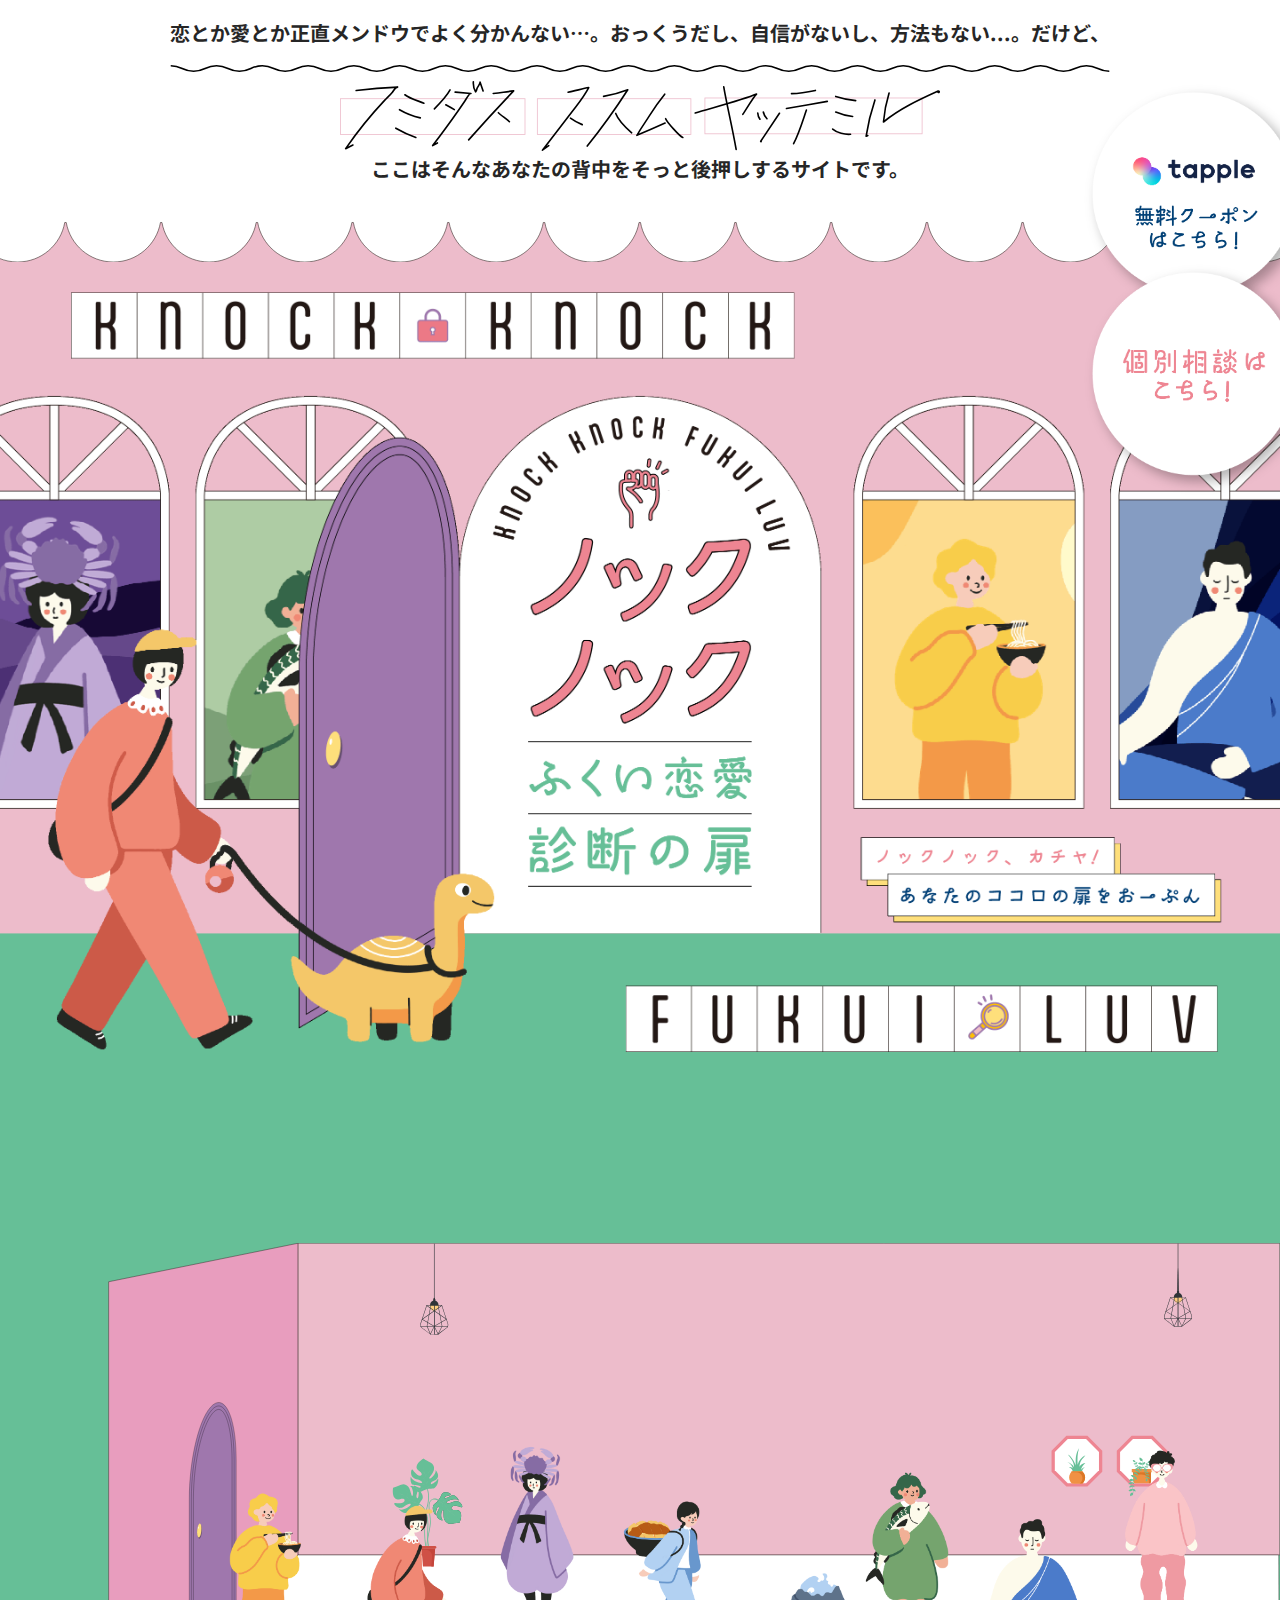
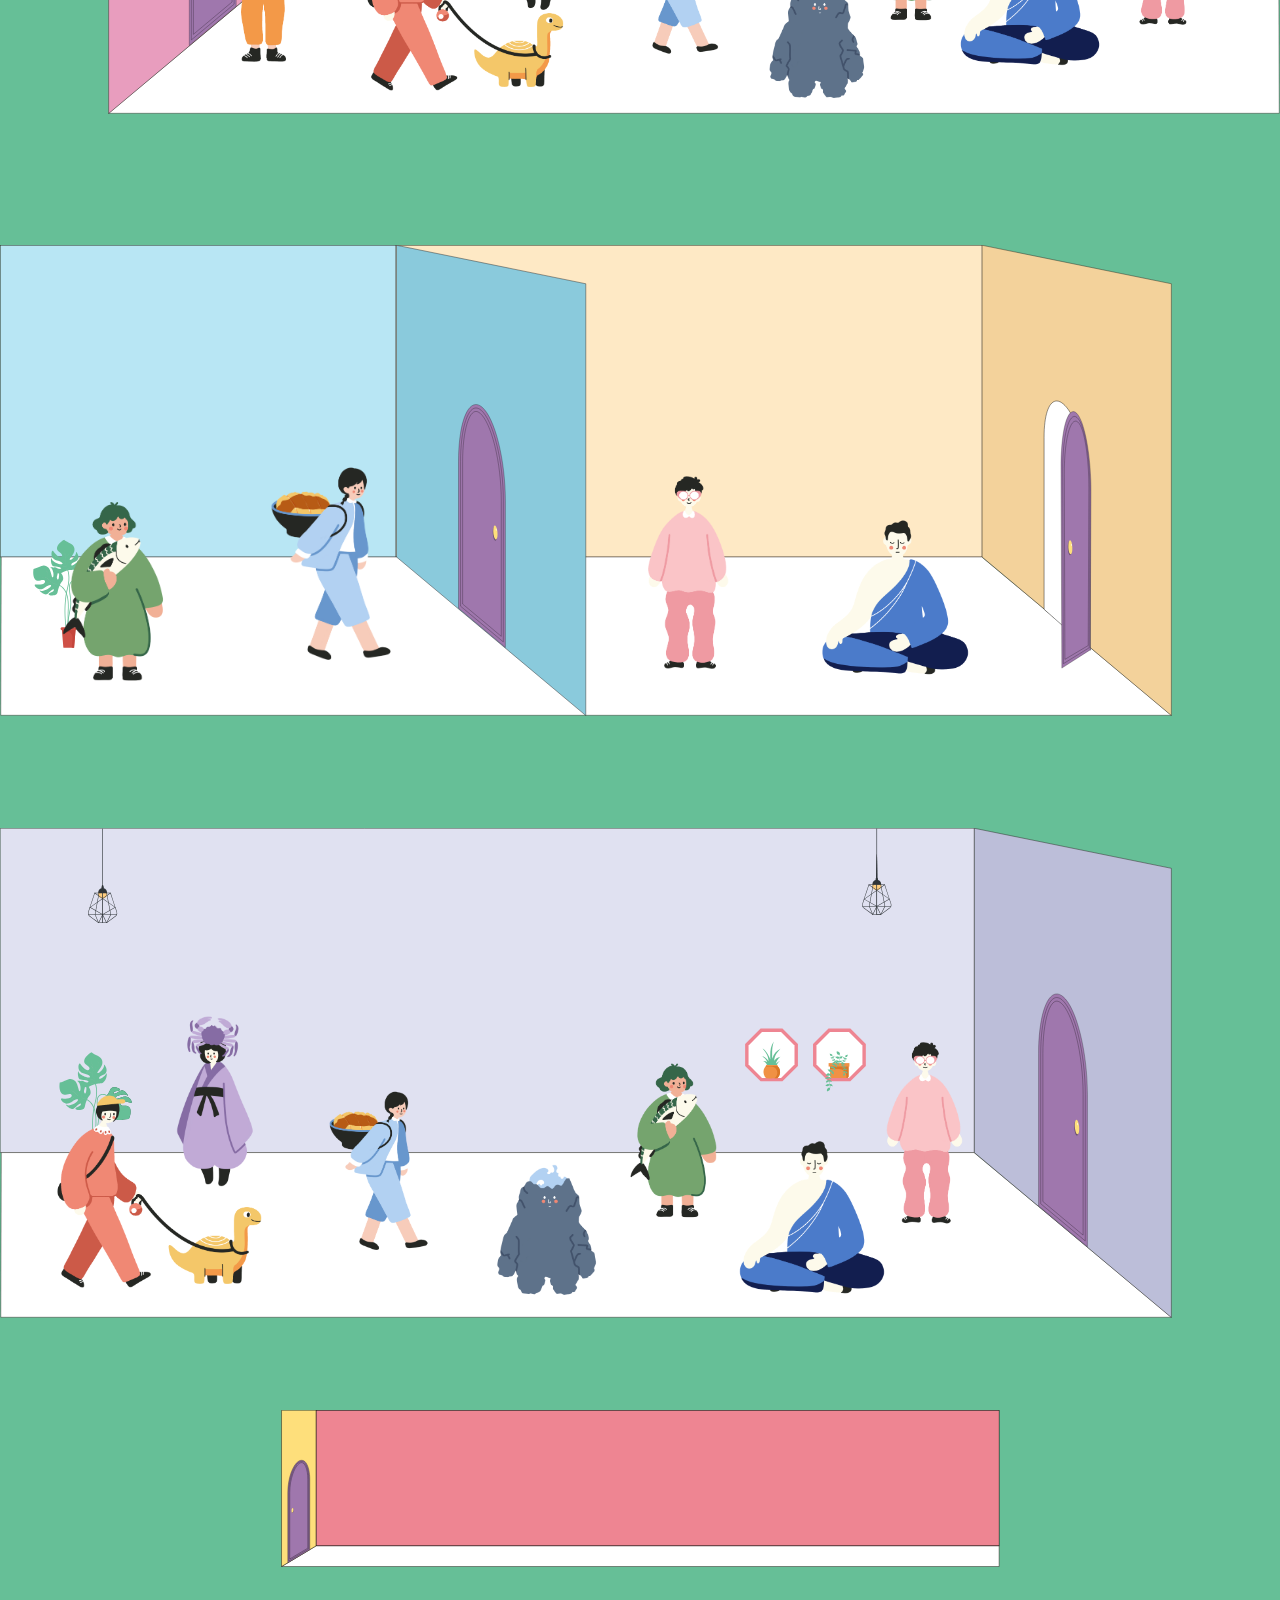
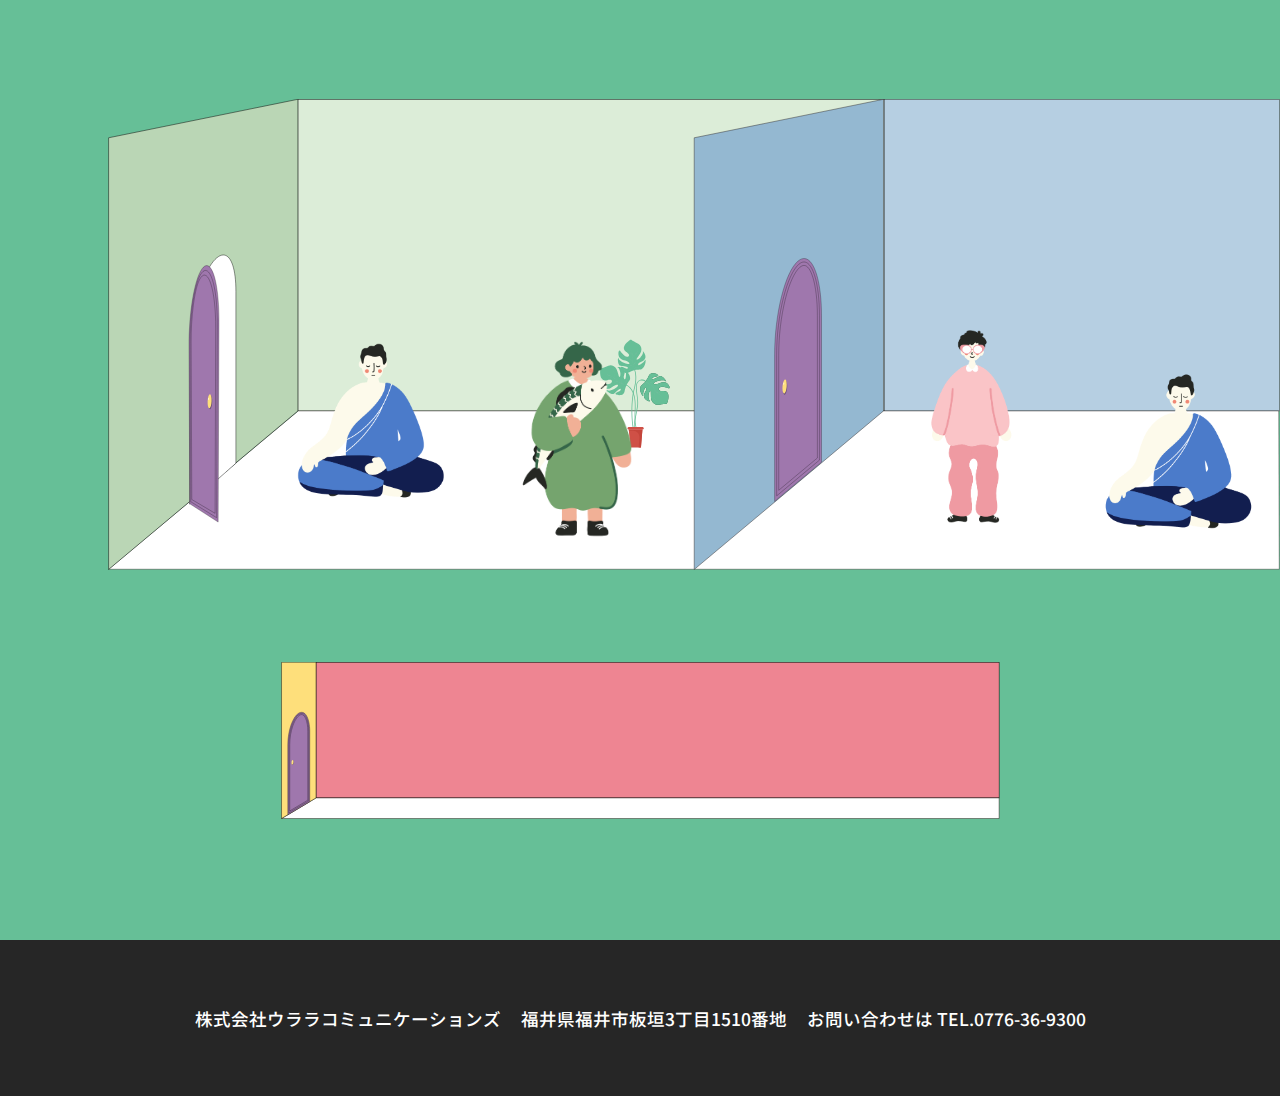
<file: index.html>
<!DOCTYPE html>
<html>
  <head>
    <meta charset="utf-8">
    <meta name="viewport" content="width=device-width, initial-scale=1.0">
    <title>福井恋愛診断＆恋愛応援サイト「ノックノック」</title>
    <meta name="description" content="ノックノックは福井の恋愛診断サイト。あなたの恋愛傾向を簡単な質問から診断します。このほか、恋愛に踏み出すための自分磨きコラムやマッチングアプリの効果的な使い方などの情報をお届けしています。">
    <meta property="og:url" content="https://fukui-knock-luv.com/">
    <meta property="og:type" content="website">
    <meta property="og:site_name" content="福井恋愛診断＆恋愛応援サイト「ノックノック」">
    <meta property="og:title" content="福井恋愛診断＆恋愛応援サイト「ノックノック」">
    <meta property="og:description" content="ノックノックは福井の恋愛診断サイト。あなたの恋愛傾向を簡単な質問から診断します。このほか、恋愛に踏み出すための自分磨きコラムやマッチングアプリの効果的な使い方などの情報をお届けしています。">
    <meta property="og:image" content="https://fukui-knock-luv.com/assets/ogp.jpg" />
    <link rel="preconnect" href="https://fonts.googleapis.com">
    <link rel="preconnect" href="https://fonts.gstatic.com" crossorigin>
    <link href="https://fonts.googleapis.com/css2?family=Barlow+Condensed:wght@600&family=Noto+Sans+JP:wght@100..900&display=swap" rel="stylesheet">
    <link rel="stylesheet" href="./style.css">
    <link rel="icon" href="./favicon.ico">
  </head>
  <body>
    <header id="siteHeader" class="siteHeader">
      <div class="siteHeader__top">
        <p class="siteHeader__lead">恋とか愛とか正直メンドウでよく分かんない…。<br>おっくうだし、自信がないし、方法もない...。だけど、</p>
        <p class="siteHeader__lead">
          <img src="./assets/siteHeaderLead.svg" alt="フミダス ススム ヤッテミル">
        </p>
        <p class="siteHeader__lead">ここはそんなあなたの背中をそっと後押しするサイトです。</p>
      </div>
      <div class="siteHeader__main">
        <h1 class="siteHeader__title">
          <picture>
            <source srcset="./assets/siteHeaderMain_pc.png" media="(min-width: 900px)" type="image/png">
            <img src="./assets/siteHeaderMain_sp.png" alt="ノックノック ふくい恋愛診断の扉">
          </picture>
        </h1>
        <div class="siteHeader__slider">
          <ul class="siteHeader__sliderInner">
            <li class="siteHeader__sliderItem"><img src="./assets/slide_efa.png"></li>
            <li class="siteHeader__sliderItem"><img src="./assets/slide_efp.png"></li>
            <li class="siteHeader__sliderItem"><img src="./assets/slide_eta.png"></li>
            <li class="siteHeader__sliderItem"><img src="./assets/slide_etp.png"></li>
            <li class="siteHeader__sliderItem"><img src="./assets/slide_ifa.png"></li>
            <li class="siteHeader__sliderItem"><img src="./assets/slide_ifp.png"></li>
            <li class="siteHeader__sliderItem"><img src="./assets/slide_ita.png"></li>
            <li class="siteHeader__sliderItem"><img src="./assets/slide_itp.png"></li>
            <li class="siteHeader__sliderItem"><img src="./assets/slide_efa.png"></li>
            <li class="siteHeader__sliderItem"><img src="./assets/slide_efp.png"></li>
            <li class="siteHeader__sliderItem"><img src="./assets/slide_eta.png"></li>
            <li class="siteHeader__sliderItem"><img src="./assets/slide_etp.png"></li>
            <li class="siteHeader__sliderItem"><img src="./assets/slide_ifa.png"></li>
            <li class="siteHeader__sliderItem"><img src="./assets/slide_ifp.png"></li>
            <li class="siteHeader__sliderItem"><img src="./assets/slide_ita.png"></li>
            <li class="siteHeader__sliderItem"><img src="./assets/slide_itp.png"></li>
          </ul>
        </div>
      </div>
    </header>
    <main id="siteMain" class="siteMain">
      <!-- sp -->
      <section class="siteMain__section siteMain__section--personalitySp">
        <h2 class="siteMain__heading siteMain__heading--personalitySp" data-reveal>
          <a class="floaty" href="./personality/">
            <img src="./assets/personalityHeading_sp.png" alt="恋愛8タイプ診断">
          </a>
        </h2>
      </section>
      <section class="siteMain__section siteMain__section--self-fSp">
        <h2 class="siteMain__heading siteMain__heading--self-fSp" data-reveal>
          <a class="floaty" href="./self-f/">
            <img src="./assets/self-fHeading.png" alt="女子力UP!!自分磨き講座">
          </a>
        </h2>
      </section>
      <section class="siteMain__section siteMain__section--self-mSp">
        <h2 class="siteMain__heading siteMain__heading--self-mSp" data-reveal>
          <a class="floaty" href="./self-m/">
            <img src="./assets/self-mHeading.png" alt="男を上げる 自分磨き講座">
          </a>
        </h2>
      </section>
      <section class="siteMain__section siteMain__section--matchingSp">
        <h2 class="siteMain__heading siteMain__heading--matchingSp" data-reveal>
          <a class="floaty" href="./matching/">
            <img src="./assets/matchingHeading.png" alt="マッチングアプリの上手な活用術">
          </a>
        </h2>
      </section>
      <!-- /sp -->
      <!-- pc -->
      <section class="siteMain__section siteMain__section--personalityPc">
        <h2 class="siteMain__heading siteMain__heading--personalityPc" data-reveal>
          <a class="floaty" href="./personality/">
            <img src="./assets/personalityHeading_pc.png" alt="恋愛8タイプ診断">
          </a>
        </h2>
      </section>
      <section class="siteMain__section siteMain__section--selfPc">
        <h2 class="siteMain__heading siteMain__heading--self-fPc" data-reveal>
          <a class="floaty" href="./self-f/">
            <img src="./assets/self-fHeading.png" alt="女子力UP!!自分磨き講座">
          </a>
        </h2>
        <h2 class="siteMain__heading siteMain__heading--self-mPc" data-reveal>
          <a class="floaty" href="./self-m/">
            <img src="./assets/self-mHeading.png" alt="男を上げる 自分磨き講座">
          </a>
        </h2>
      </section>
      <section class="siteMain__section siteMain__section--matchingPc">
        <h2 class="siteMain__heading siteMain__heading--matchingPc" data-reveal>
          <a class="floaty" href="./matching/">
            <img src="./assets/matchingHeading.png" alt="マッチングアプリの上手な活用術">
          </a>
        </h2>
      </section>
      <!-- /pc -->
      <aside class="banner banner--siteMain">
        <div class="banner__inner" data-reveal>
          <a class="floaty" href="./consultation/">
            <img src="./assets/consultationHeading.png">
          </a>
          <p>結婚や恋愛に対してあなたの疑問にメールでお応えします！</p>
        </div>
      </aside>
      <!-- sp -->
      <section class="siteMain__section siteMain__section--columnSp">
        <h2 class="siteMain__heading siteMain__heading--columnSp" data-reveal>
          <a class="floaty" href="./column/">
            <img src="./assets/columnHeading.png" alt="データでみる結婚">
          </a>
        </h2>
      </section>
      <section class="siteMain__section siteMain__section--moneyplanSp">
        <h2 class="siteMain__heading siteMain__heading--moneyplanSp" data-reveal>
          <a class="floaty" href="./moneyplan/">
            <img src="./assets/moneyplanHeading.png" alt="未来設計のトリセツ">
          </a>
        </h2>
      </section>
      <!-- /sp -->
      <!-- pc -->
      <section class="siteMain__section siteMain__section--columnPc">
        <h2 class="siteMain__heading siteMain__heading--columnPc" data-reveal>
          <a class="floaty" href="./column/">
            <img src="./assets/columnHeading.png" alt="データでみる結婚">
          </a>
        </h2>
        <h2 class="siteMain__heading siteMain__heading--moneyplanPc" data-reveal>
          <a class="floaty" href="./moneyplan/">
            <img src="./assets/moneyplanHeading.png" alt="未来設計のトリセツ">
          </a>
        </h2>
      </section>
      <!-- /pc -->
      <aside class="banner banner--siteMain">
        <div class="banner__inner" data-reveal>
          <a class="floaty" href="./support/">
            <img src="./assets/supportHeading.png">
          </a>
          <p>＼新婚世帯に最大100万円の支援金制度あり／</p>
        </div>
      </aside>
    </main>
    <template id="drawerMenu">
      <h2 class="drawerMenu__siteBrand">
        <img src="./assets/knok-knock.png" alt="KNOCK KNOCK">
      </h2>
      <a class="drawerMenu__mainLink" href="./personality/">ふくい恋愛診断</a>
      <ul class="drawerMenu__primaryMenu">
        <li class="drawerMenu__item"><a href="./">TOP</a></li>
        <li class="drawerMenu__item"><a href="./matching/">安心できるマッチングアプリの使い方</a></li>
        <li class="drawerMenu__item"><a href="./self-f/">女性のための自分磨き</a></li>
        <li class="drawerMenu__item"><a href="./self-m/">男性のための自分磨き</a></li>
        <li class="drawerMenu__item"><a href="./column/">データでみる結婚</a></li>
        <li class="drawerMenu__item"><a href="./moneyplan/">結婚の不安を軽減するためのマネープラン</a></li>
        <li class="drawerMenu__item"><a href="./support/">福井県の結婚応援制度</a></li>
        <li class="drawerMenu__item"><a href="./privacy-policy">プライバシーポリシー</a></li>
      </ul>
      <a class="drawerMenu__subLink" href="./consultation/">個別相談はコチラ</a>
      <div class="drawerMenu__copyright">
        <img src="./assets/fukui-luv.png" alt="FUKUI LUV">
      </div>
    </template>
    <div class="floatingArea">
      <a class="floatingArea__button" href="./matching/coupon/">
        <picture>
          <source srcset="./assets/buttonCoupon_pc.png" media="(min-width: 900px)" type="image/png">
          <img src="./assets/buttonCoupon_sp.png" alt="tapple 無料クーポンはこちら！">
        </picture>
      </a>
      <a class="floatingArea__button" href="./consultation/">
        <picture>
          <source srcset="./assets/buttonConsultation_pc.png" media="(min-width: 900px)" type="image/png">
          <img src="./assets/buttonConsultation_sp.png" alt="個別相談はこちら！">
        </picture>
      </a>
    </div>
    <footer id="footer" class="footer">
      <small>株式会社ウララコミュニケーションズ</small>
      <small>福井県福井市板垣3丁目1510番地</small>
      <small>お問い合わせは TEL.0776-36-9300</small>
    </footer>
    <script src="./init.js" type="module"></script>
  </body>
</html>
</file>
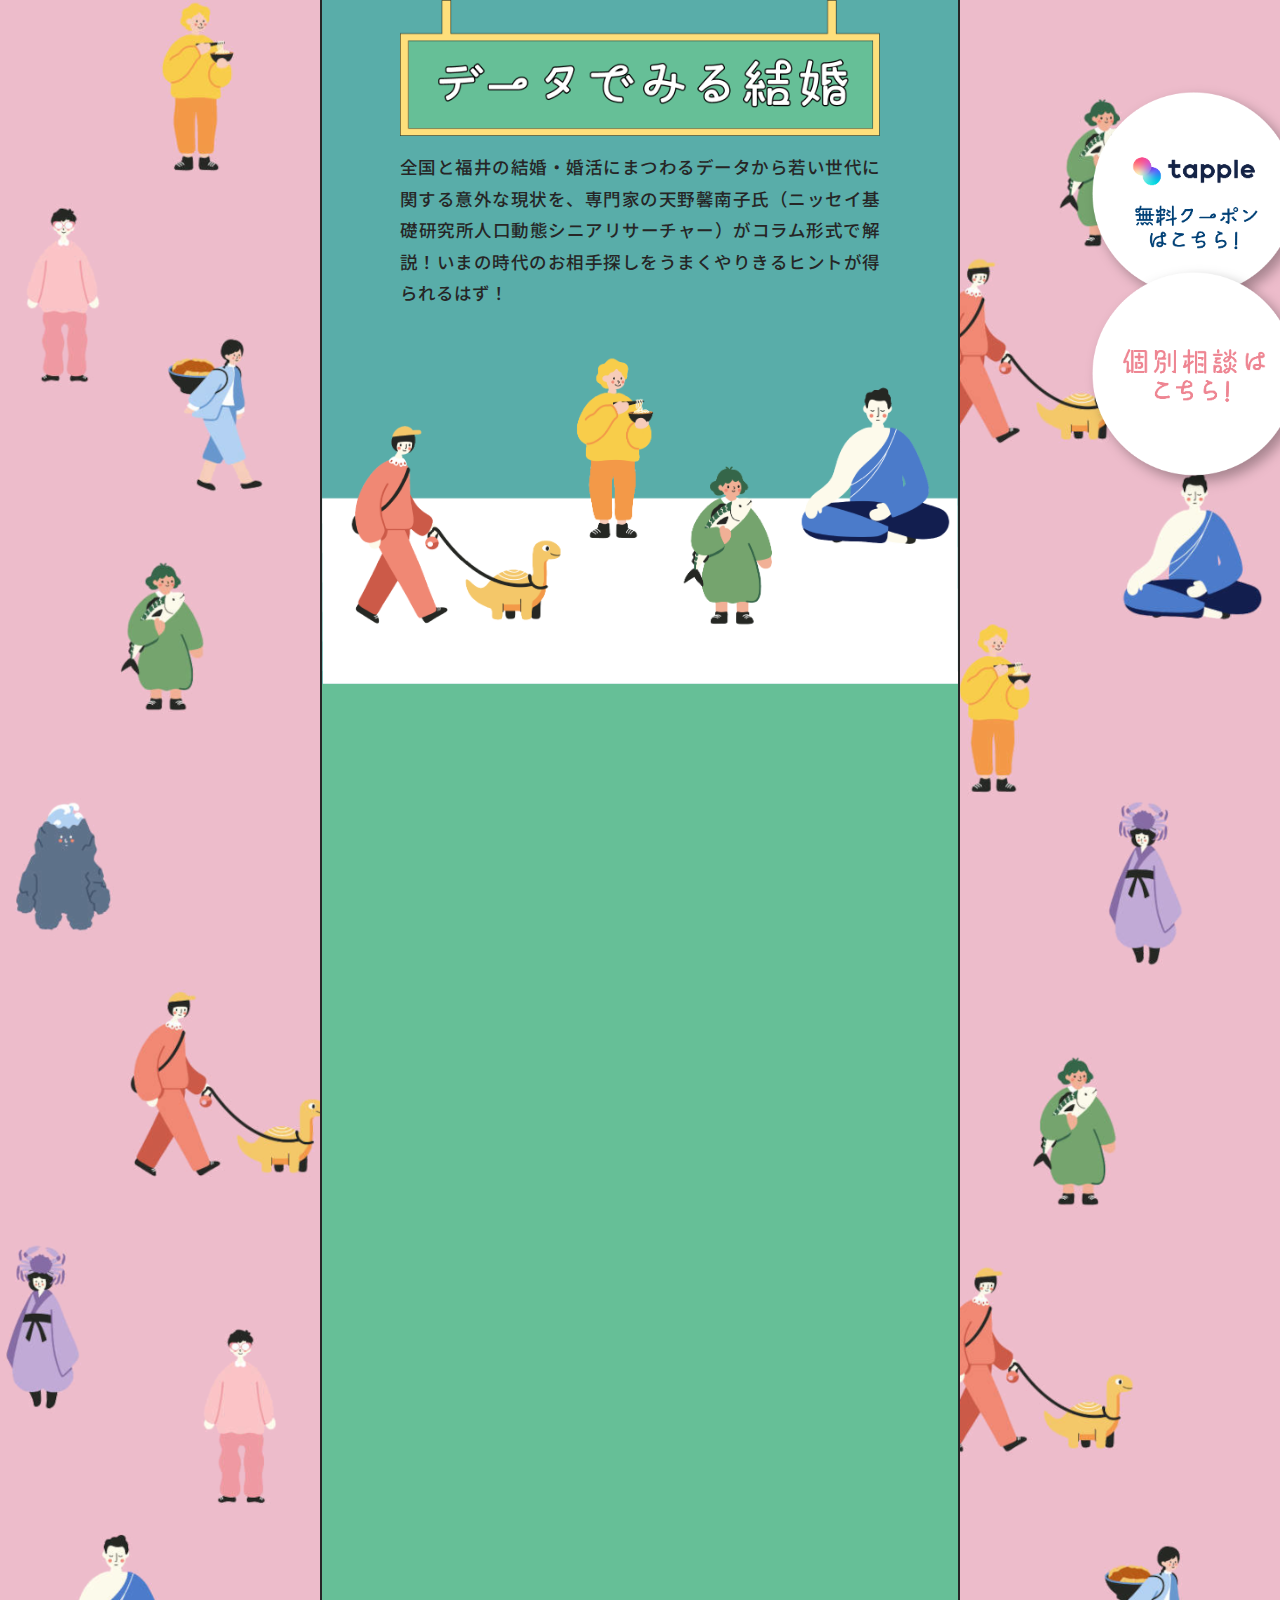
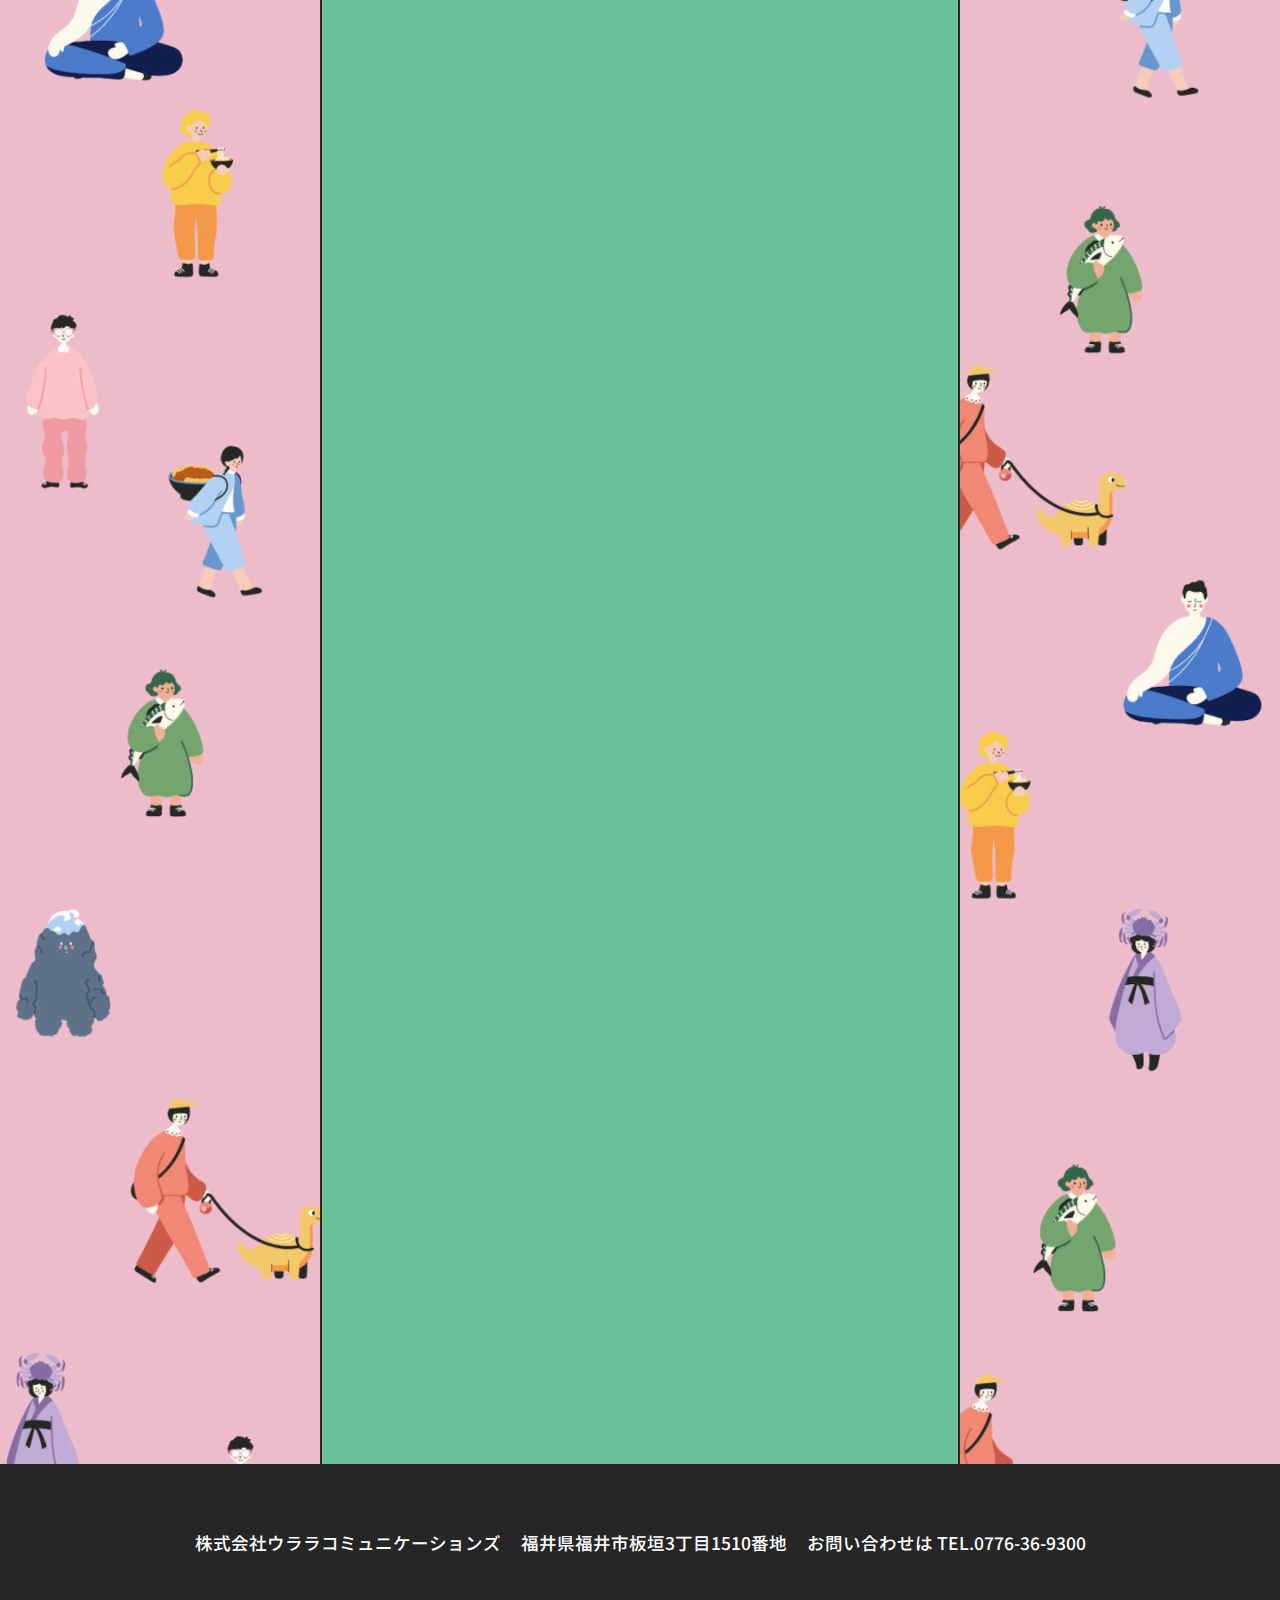
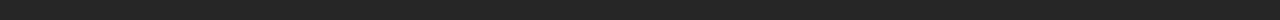
<file: column/index.html>
<!DOCTYPE html>
<html>
  <head>
    <meta charset="utf-8">
    <meta name="viewport" content="width=device-width, initial-scale=1.0">
    <title>データでみる結婚 | ノックノック ふくい恋愛診断の扉</title>
    <link rel="preconnect" href="https://fonts.googleapis.com">
    <link rel="preconnect" href="https://fonts.gstatic.com" crossorigin>
    <link href="https://fonts.googleapis.com/css2?family=Barlow+Condensed:wght@600&family=Noto+Sans+JP:wght@100..900&display=swap" rel="stylesheet">
    <link rel="stylesheet" href="../style.css">
    <link rel="icon" href="../favicon.ico">
  </head>
  <body>
    <div class="wrapper">
      <div class="container">
        <header class="pageHeader pageHeader--column">
          <h1 class="pageHeader__title">
            <img src="../assets/columnTitle.png" alt="データでみる結婚">
          </h1>
          <p class="pageHeader__desc">全国と福井の結婚・婚活にまつわるデータから若い世代に関する意外な現状を、専門家の天野馨南子氏（ニッセイ基礎研究所人口動態シニアリサーチャー）がコラム形式で解説！いまの時代のお相手探しをうまくやりきるヒントが得られるはず！</p>
        </header>
        <main class="pageMain pageMain--columns" data-reveal>
          <figure class="pageMain__column pageMain__column--column1">
            <a href="./column1/">
              <img src="../assets/column1Heading.png" alt="いま、福井県は未婚男性が余っている!?">
            </a>
          </figure>
          <figure class="pageMain__column pageMain__column--column2" data-reveal>
            <a href="#">
              <img src="../assets/column2Heading.png" alt="年齢の差では、ムズカシイ…">
            </a>
          </figure>
          <figure class="pageMain__column pageMain__column--column3" data-reveal>
            <a href="#">
              <img src="../assets/column3Heading.png" alt="「男性が選べる」はカンチガイ!!">
            </a>
          </figure>
          <figure class="pageMain__largeBanner pageMain__largeBanner--matching" data-reveal>
            <a href="../matching" class="pageMain__largeBannerText pageMain__largeBannerText--matching floaty">
              <img src="../assets/matchingHeading.png" alt="マッチングアプリの上手な活用術">
            </a>
          </figure>
          <aside class="banner">
            <div class="banner__inner" data-reveal>
              <a class="floaty" href="../support/">
                <img src="../assets/supportHeading.png">
              </a>
              <p>＼新婚世帯に最大100万円の支援金制度あり／</p>
            </div>
          </aside>
          <aside class="banner">
            <div class="banner__inner" data-reveal>
              <a class="floaty" href="../consultation/">
                <img src="../assets/consultationHeading.png">
              </a>
              <p>結婚や恋愛に対してあなたの疑問にメールでお応えします！</p>
            </div>
          </aside>
        </main>
      </div>
    </div>
    <template id="drawerMenu">
      <h2 class="drawerMenu__siteBrand">
        <img src="../assets/knok-knock.png" alt="KNOCK KNOCK">
      </h2>
      <a class="drawerMenu__mainLink" href="../personality/">ふくい恋愛診断</a>
      <ul class="drawerMenu__primaryMenu">
        <li class="drawerMenu__item"><a href="../">TOP</a></li>
        <li class="drawerMenu__item"><a href="../matching/">安心できるマッチングアプリの使い方</a></li>
        <li class="drawerMenu__item"><a href="../self-f/">女性のための自分磨き</a></li>
        <li class="drawerMenu__item"><a href="../self-m/">男性のための自分磨き</a></li>
        <li class="drawerMenu__item"><a href="../column/">データでみる結婚</a></li>
        <li class="drawerMenu__item"><a href="../moneyplan/">結婚の不安を軽減するためのマネープラン</a></li>
        <li class="drawerMenu__item"><a href="../support/">福井県の結婚応援制度</a></li>
        <li class="drawerMenu__item"><a href="../privacy-policy">プライバシーポリシー</a></li>
      </ul>
      <a class="drawerMenu__subLink" href="../consultation/">個別相談はコチラ</a>
      <div class="drawerMenu__copyright">
        <img src="../assets/fukui-luv.png" alt="FUKUI LUV">
      </div>
    </template>
    <div class="floatingArea">
      <a class="floatingArea__button" href="../matching/coupon/">
        <picture>
          <source srcset="../assets/buttonCoupon_pc.png" media="(min-width: 900px)" type="image/png">
          <img src="../assets/buttonCoupon_sp.png" alt="tapple 無料クーポンはこちら！">
        </picture>
      </a>
      <a class="floatingArea__button" href="../consultation/">
        <picture>
          <source srcset="../assets/buttonConsultation_pc.png" media="(min-width: 900px)" type="image/png">
          <img src="../assets/buttonConsultation_sp.png" alt="個別相談はこちら！">
        </picture>
      </a>
    </div>
    <footer id="footer" class="footer">
      <small>株式会社ウララコミュニケーションズ</small>
      <small>福井県福井市板垣3丁目1510番地</small>
      <small>お問い合わせは TEL.0776-36-9300</small>
    </footer>
    <script src="../init.js" type="module"></script>
  </body>
</html>
</file>
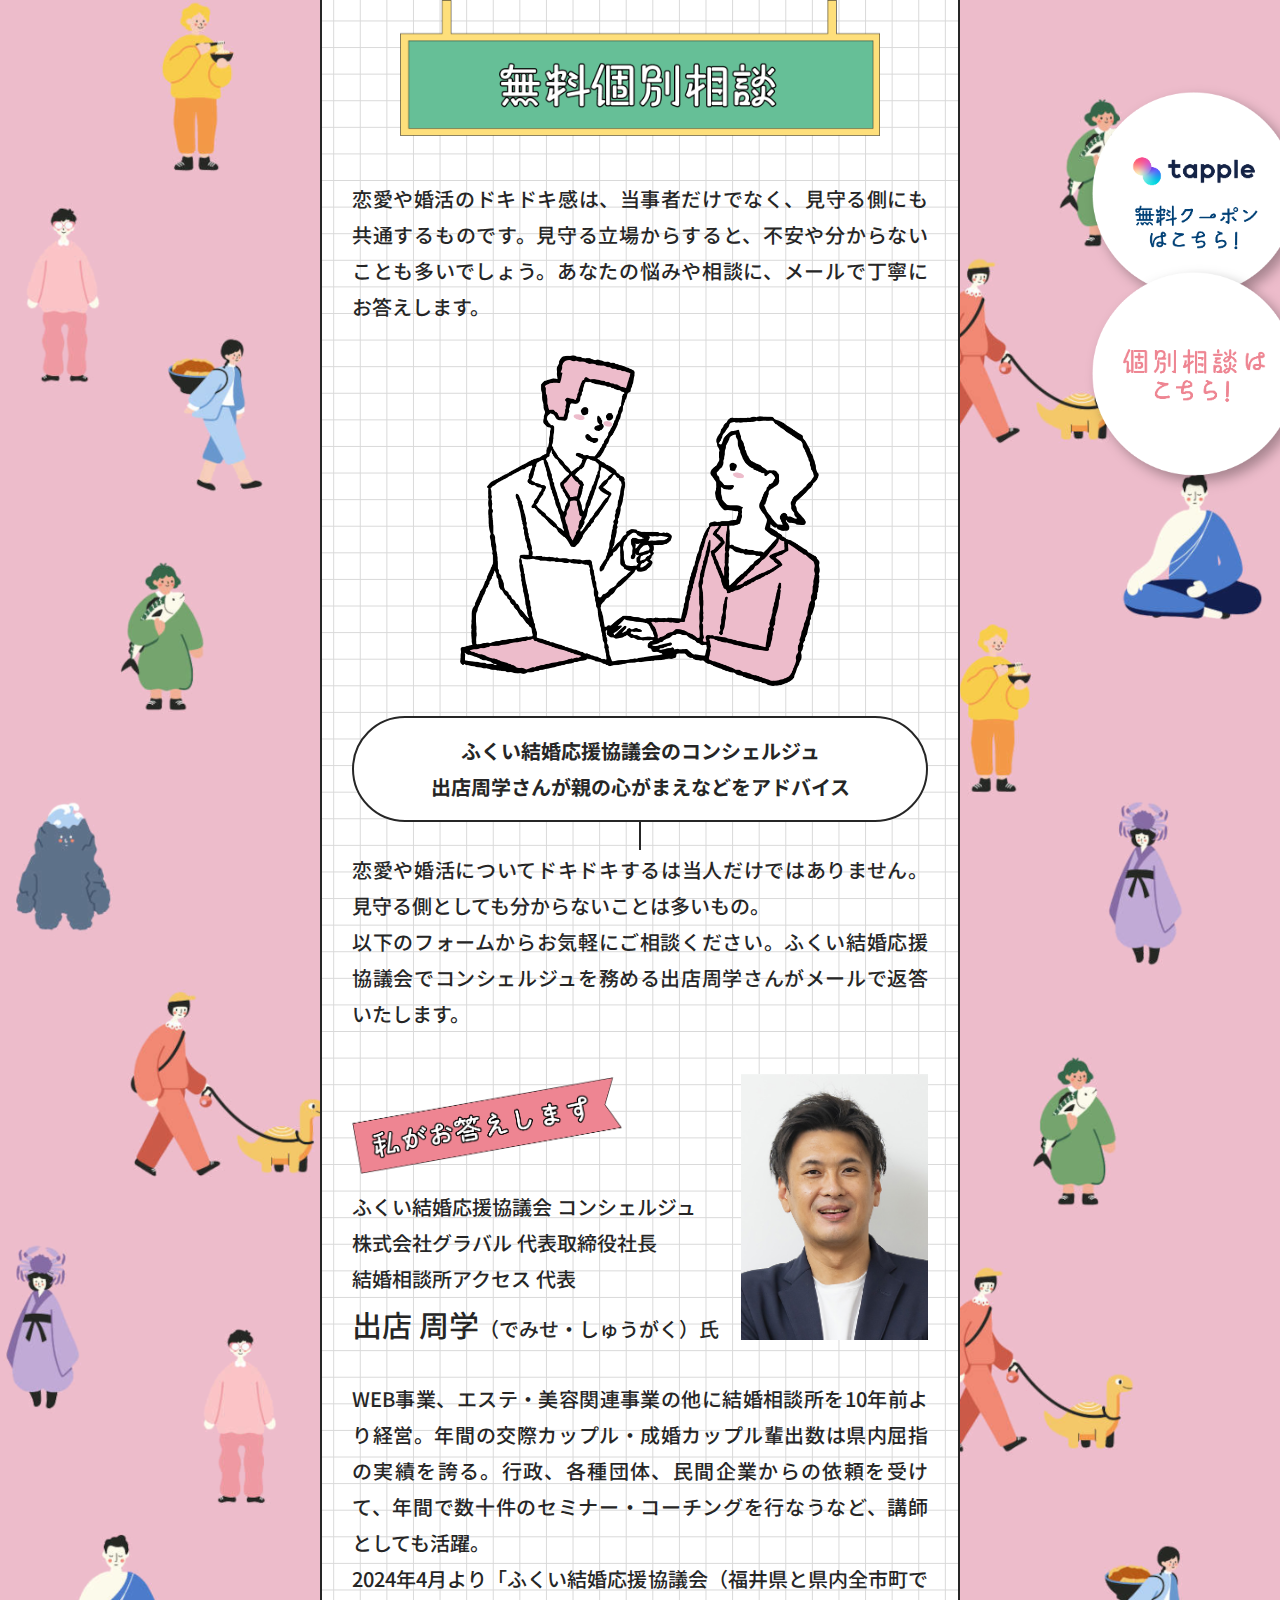
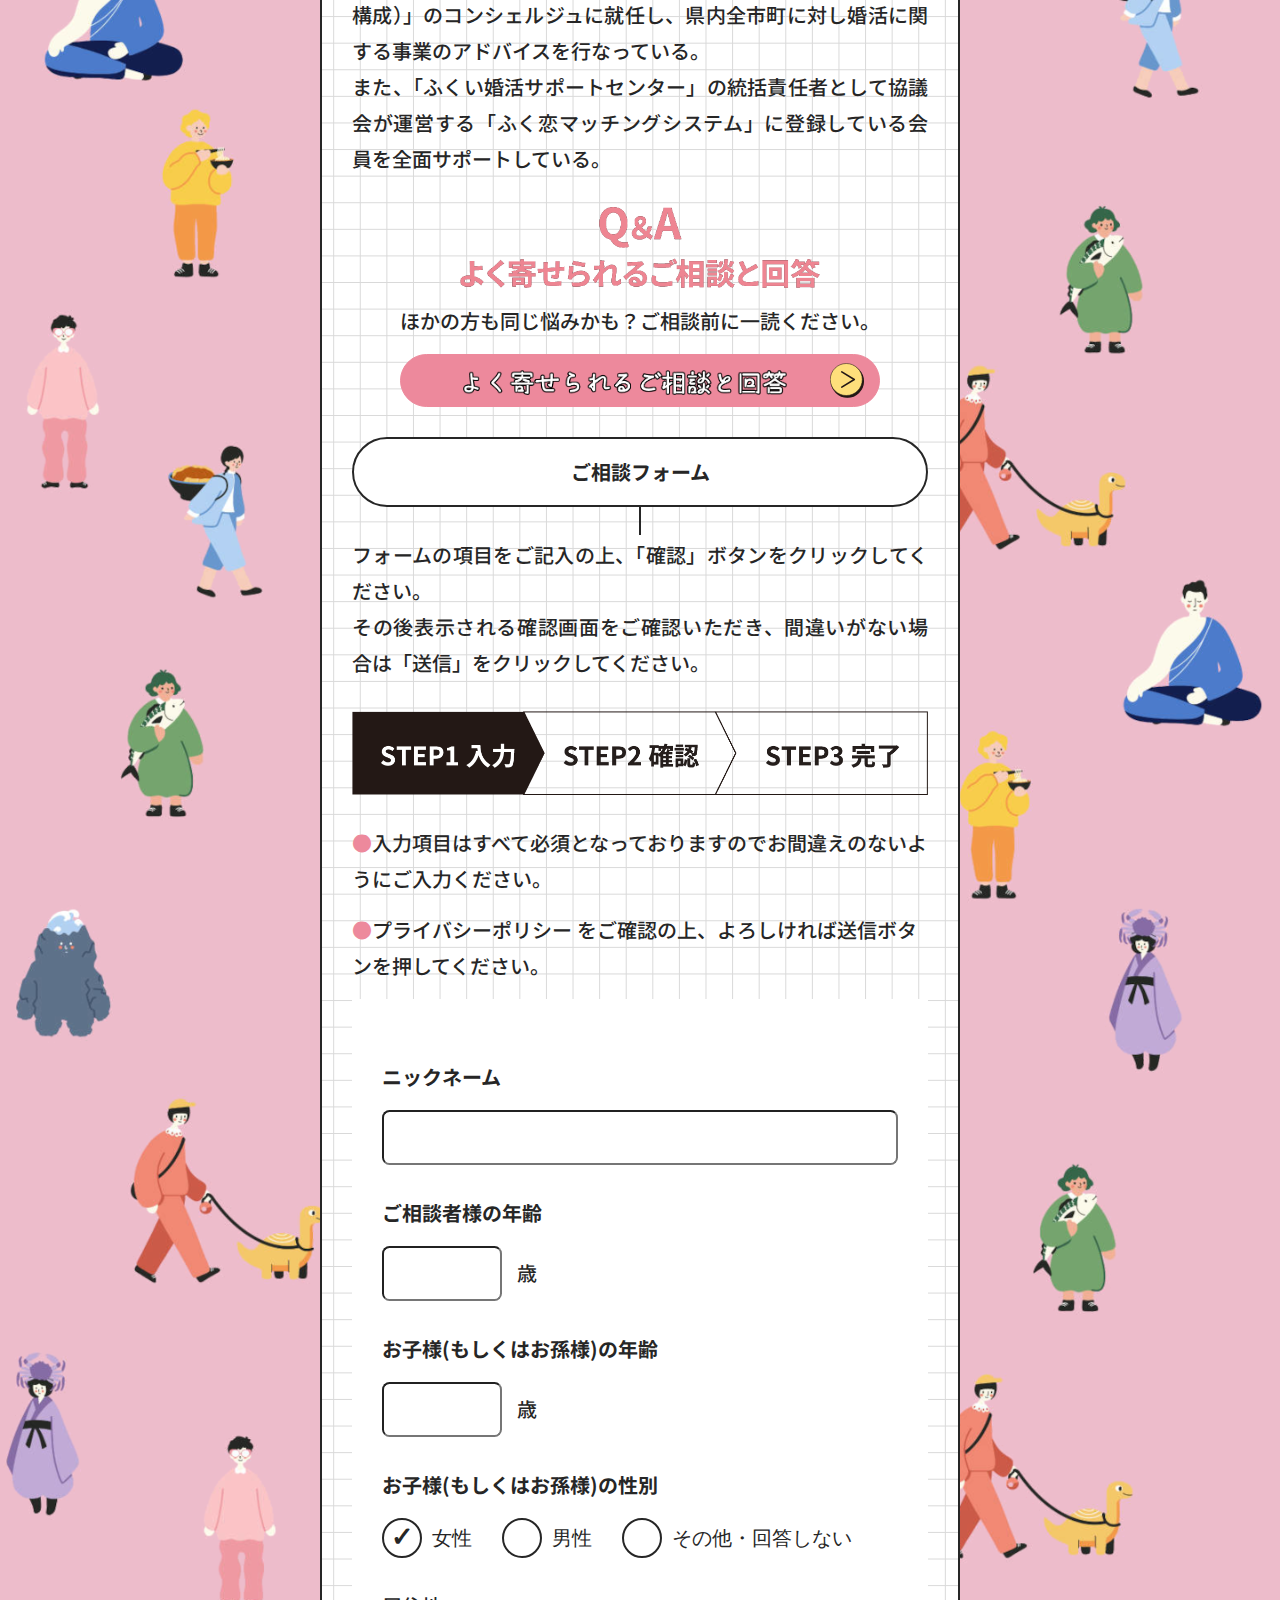
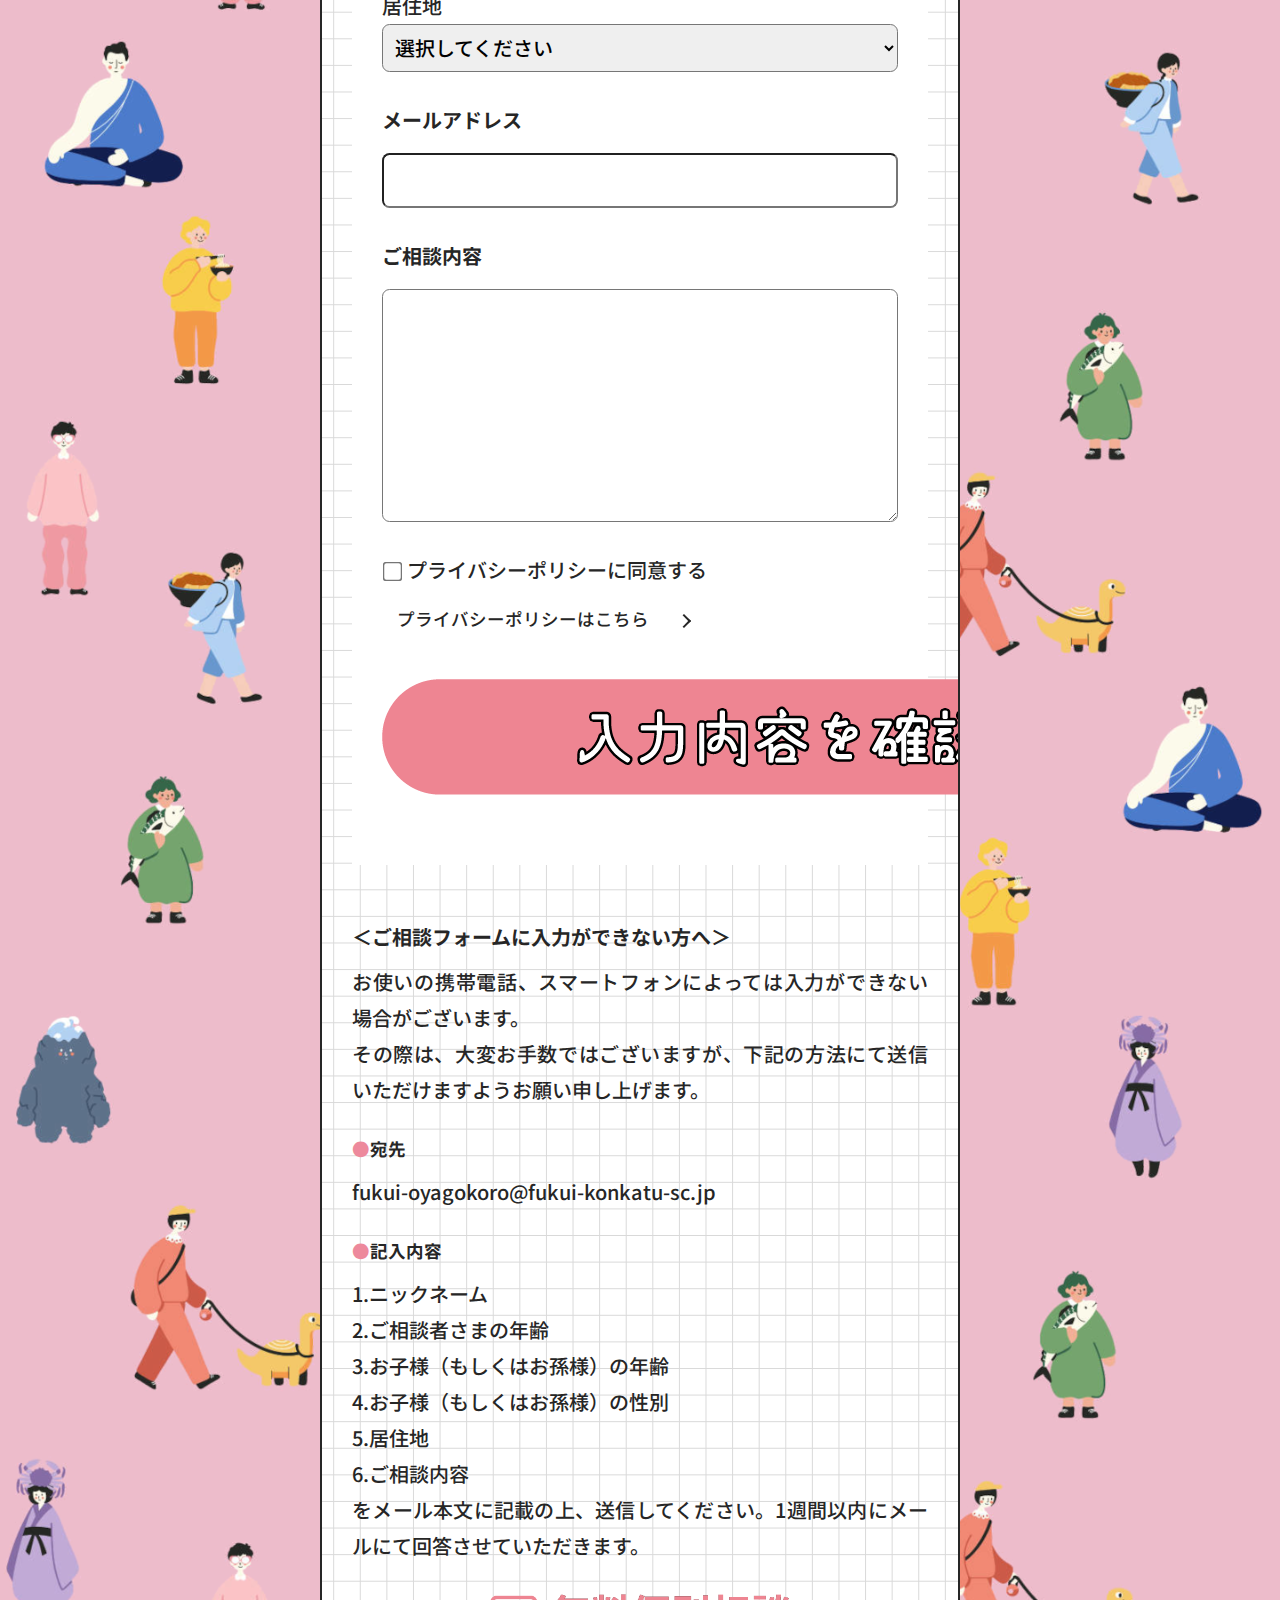
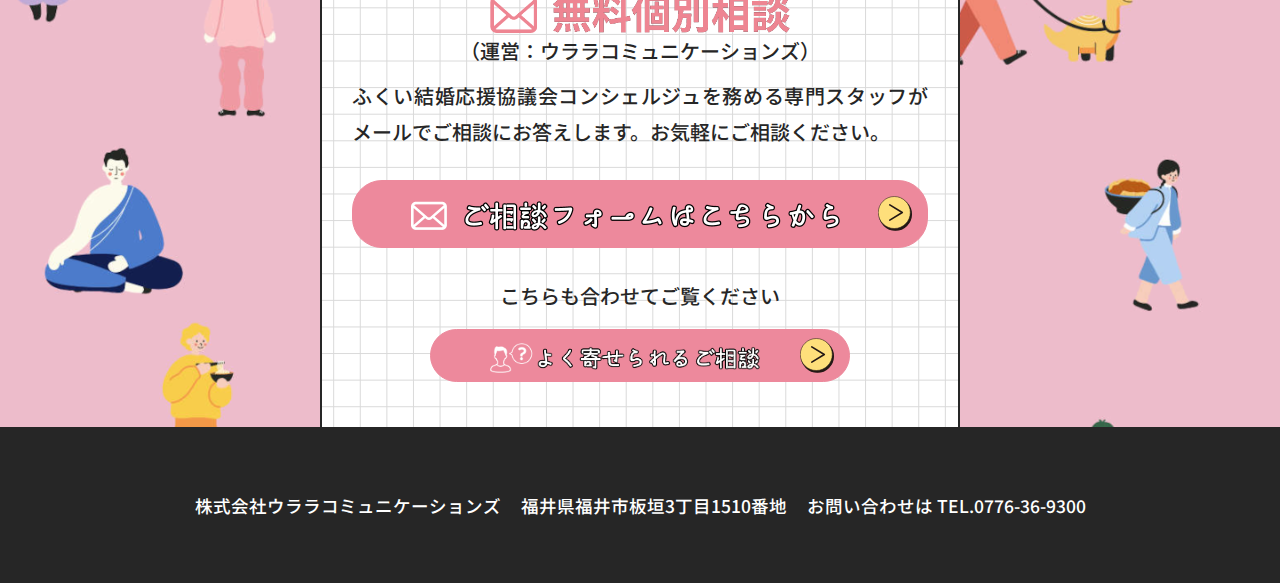
<file: consultation/index.html>
<!DOCTYPE html>
<html>
  <head>
    <meta charset="utf-8">
    <meta name="viewport" content="width=device-width, initial-scale=1.0">
    <title>無料個別相談 | ノックノック ふくい恋愛診断の扉</title>
    <link rel="preconnect" href="https://fonts.googleapis.com">
    <link rel="preconnect" href="https://fonts.gstatic.com" crossorigin>
    <link href="https://fonts.googleapis.com/css2?family=Barlow+Condensed:wght@600&family=Noto+Sans+JP:wght@100..900&display=swap" rel="stylesheet">
    <link rel="stylesheet" href="../style.css">
    <link rel="icon" href="../favicon.ico">
  </head>
  <body>
    <div class="wrapper">
      <div class="container container--notepad">
        <header class="pageHeader">
          <h1 class="pageHeader__title">
            <img src="../assets/consultationTitle.png" alt="無料個別相談">
          </h1>
        </header>
        <main class="pageMain">
          <p>恋愛や婚活のドキドキ感は、当事者だけでなく、見守る側にも共通するものです。見守る立場からすると、不安や分からないことも多いでしょう。あなたの悩みや相談に、メールで丁寧にお答えします。</p>
          <figure class="pageMain__figure">
            <img src="../assets/consultationFigure.png" alt="相談イメージ">
          </figure>
          <div class="pageMain__lead">
            <p>ふくい結婚応援協議会のコンシェルジュ<br>出店周学さんが親の心がまえなどをアドバイス</p>
          </div>
          <p>恋愛や婚活についてドキドキするは当人だけではありません。見守る側としても分からないことは多いもの。
            <br>以下のフォームからお気軽にご相談ください。ふくい結婚応援協議会でコンシェルジュを務める出店周学さんがメールで返答いたします。</p>
          <div class="textMedia">
            <figure class="textMedia__media">
              <img src="../assets/consultationPerson.jpg" alt="出店周学氏">
            </figure>
            <div class="textMedia__text">
              <h3><img src="../assets/consultationLabel.png" alt="私がお答えします"></h3>
              <p>ふくい結婚応援協議会 コンシェルジュ
                <br>株式会社グラバル 代表取締役社長
                <br>結婚相談所アクセス 代表
                <br><span class="textMedia__largeText">出店 周学</span>（でみせ・しゅうがく）氏</p>
            </div>
          </div>
          <p>WEB事業、エステ・美容関連事業の他に結婚相談所を10年前より経営。年間の交際カップル・成婚カップル輩出数は県内屈指の実績を誇る。行政、各種団体、民間企業からの依頼を受けて、年間で数十件のセミナー・コーチングを行なうなど、講師としても活躍。
            <br>2024年4月より「ふくい結婚応援協議会（福井県と県内全市町で構成）」のコンシェルジュに就任し、県内全市町に対し婚活に関する事業のアドバイスを行なっている。
            <br>また、「ふくい婚活サポートセンター」の統括責任者として協議会が運営する「ふく恋マッチングシステム」に登録している会員を全面サポートしている。</p>
          <h3 class="pageMain__subHeading pageMain__subHeading--qa">
            <img src="../assets/consultationSubHeadingQA.png" alt="Q&Aよく寄せられるご相談と回答">
          </h3>
          <p class="util--text_center">ほかの方も同じ悩みかも？ご相談前に一読ください。</p>
          <a class="pageMain__button" href="#">
            <img src="../assets/consultationQA.png" alt="よく寄せられるご相談と回答">
          </a>
          <div class="pageMain__lead">
            <p>ご相談フォーム</p>
          </div>
          <p>フォームの項目をご記入の上、「確認」ボタンをクリックしてください。
            <br>その後表示される確認画面をご確認いただき、間違いがない場合は「送信」をクリックしてください。</p>
          <figure class="pageMain__image">
            <img src="../assets/consultationStep.png" alt="STEP1 入力">
          </figure>
          <ul class="pageMain__list">
            <li class="pageMain__decrationText">入力項目はすべて必須となっておりますのでお間違えのないようにご入力ください。</li>
            <li class="pageMain__decrationText">プライバシーポリシー をご確認の上、よろしければ送信ボタンを押してください。</li>
          </ul>
          <form class="form form--consultation">
            <div class="form__component">
              <label class="form__label" for="yourname">ニックネーム</label>
              <input id="yourname" size="30" type="text" name="ニックネーム">
            </div>
            <div class="form__component">
              <label class="form__label" for="yourage">ご相談者様の年齢</label>
              <input id="yourage" size="2" type="number" name="ご相談者様の年齢"><span class="form__unit">歳</span>
            </div>
            <div class="form__component">
              <label class="form__label" for="yourage">お子様(もしくはお孫様)の年齢</label>
              <input id="yourage" size="2" type="number" name="お子様(もしくはお孫様)の年齢"><span class="form__unit">歳</span>
            </div>
            <div class="form__component">
              <div class="form__label">お子様(もしくはお孫様)の性別</div>
              <div class="form__radio">
                <label class="radio">
                  <input type="radio" name="性別" value="女性" checked>
                  <span class="radio__mark"></span>
                  女性
                </label>
                <label class="radio">
                  <input type="radio" name="性別" value="男性">
                  <span class="radio__mark"></span>
                  男性
                </label>
                <label class="radio">
                  <input type="radio" name="性別" value="その他・回答しない">
                  <span class="radio__mark"></span>
                  その他・回答しない
                </label>
              </div>
            </div>
            <div class="form__component">
              <label for="youraddress">居住地</label>
              <select id="youraddress" name="居住地">
                <option value="選択してください" selected="selected">選択してください</option>
                <option value="あわら市">あわら市</option>
                <option value="池田町">池田町</option>
                <option value="永平寺町">永平寺町</option>
                <option value="越前市">越前市</option>
                <option value="越前町">越前町</option>
                <option value="おおい町">おおい町</option>
                <option value="大野市">大野市</option>
                <option value="小浜市">小浜市</option>
                <option value="勝山市">勝山市</option>
                <option value="坂井市">坂井市</option>
                <option value="鯖江市">鯖江市</option>
                <option value="高浜町">高浜町</option>
                <option value="敦賀市">敦賀市</option>
                <option value="福井市">福井市</option>
                <option value="南越前町">南越前町</option>
                <option value="美浜町">美浜町</option>
                <option value="若狭町">若狭町</option>
                <option value="その他">その他</option>
              </select>
            </div>
            <div class="form__component">
              <label class="form__label" for="youremail">メールアドレス</label>
              <input id="youremail" size="30" type="email" name="Email">
            </div>
            <div class="form__component">
              <label class="form__label" for="yourcontent">ご相談内容</label>
              <textarea id="yourcontent" name="ご相談内容" cols="30" rows="6"></textarea>
            </div>
            <div class="form__component">
              <input id="privacy-policy-check" type="checkbox" name="プライバシーポリシーに同意する">
              <label for="privacy-policy-check">プライバシーポリシーに同意する</label>
              <p class="form__desc">
                <a class="form__privacy-policy" href="../../privacy-policy/" target="_blank">プライバシーポリシーはこちら</a>
              </p>
            </div>
            <div class="form__buttons">
              <input type="image" src="../assets/formConfirm.png" alt="入力内容を確認する">
            </div>
          </form>
          <h5>＜ご相談フォームに入力ができない方へ＞</h5>
          <p>お使いの携帯電話、スマートフォンによっては入力ができない場合がございます。
            <br>その際は、大変お手数ではございますが、下記の方法にて送信いただけますようお願い申し上げます。</p>
          <h6 class="pageMain__decrationText">宛先</h6>
          <p>fukui-oyagokoro@fukui-konkatu-sc.jp</p>
          <h6 class="pageMain__decrationText">記入内容</h6>
          <p>1.ニックネーム
            <br>2.ご相談者さまの年齢
            <br>3.お子様（もしくはお孫様）の年齢
            <br>4.お子様（もしくはお孫様）の性別
            <br>5.居住地
            <br>6.ご相談内容
            <br>をメール本文に記載の上、送信してください。1週間以内にメールにて回答させていただきます。</p>
          <h3 class="pageMain__subHeading pageMain__subHeading--free">
            <img src="../assets/consultationSubHeadingFree.png" alt="無料個別相談">
            <span>（運営：ウララコミュニケーションズ）</span>
          </h3>
          <p>ふくい結婚応援協議会コンシェルジュを務める専門スタッフがメールでご相談にお答えします。お気軽にご相談ください。</p>
          <a class="pageMain__button pageMain__button--large" href="#">
            <img src="../assets/consultationMailForm.png" alt="ご相談フォームはこちらから">
          </a>
          <p class="util--text_center">こちらも合わせてご覧ください</p>
          <a class="pageMain__button pageMain__button--small" href="#">
            <img src="../assets/consultationFaq.png" alt="よく寄せられるご相談">
          </a>
        </main>
      </div>
    </div>
    <template id="drawerMenu">
      <h2 class="drawerMenu__siteBrand">
        <img src="../assets/knok-knock.png" alt="KNOCK KNOCK">
      </h2>
      <a class="drawerMenu__mainLink" href="../personality/">ふくい恋愛診断</a>
      <ul class="drawerMenu__primaryMenu">
        <li class="drawerMenu__item"><a href="../">TOP</a></li>
        <li class="drawerMenu__item"><a href="../matching/">安心できるマッチングアプリの使い方</a></li>
        <li class="drawerMenu__item"><a href="../self-f/">女性のための自分磨き</a></li>
        <li class="drawerMenu__item"><a href="../self-m/">男性のための自分磨き</a></li>
        <li class="drawerMenu__item"><a href="../column/">データでみる結婚</a></li>
        <li class="drawerMenu__item"><a href="../moneyplan/">結婚の不安を軽減するためのマネープラン</a></li>
        <li class="drawerMenu__item"><a href="../support/">福井県の結婚応援制度</a></li>
        <li class="drawerMenu__item"><a href="../privacy-policy">プライバシーポリシー</a></li>
      </ul>
      <a class="drawerMenu__subLink" href="../consultation/">個別相談はコチラ</a>
      <div class="drawerMenu__copyright">
        <img src="../assets/fukui-luv.png" alt="FUKUI LUV">
      </div>
    </template>
    <div class="floatingArea">
      <a class="floatingArea__button" href="../matching/coupon/">
        <picture>
          <source srcset="../assets/buttonCoupon_pc.png" media="(min-width: 900px)" type="image/png">
          <img src="../assets/buttonCoupon_sp.png" alt="tapple 無料クーポンはこちら！">
        </picture>
      </a>
      <a class="floatingArea__button" href="../consultation/">
        <picture>
          <source srcset="../assets/buttonConsultation_pc.png" media="(min-width: 900px)" type="image/png">
          <img src="../assets/buttonConsultation_sp.png" alt="個別相談はこちら！">
        </picture>
      </a>
    </div>
    <footer id="footer" class="footer">
      <small>株式会社ウララコミュニケーションズ</small>
      <small>福井県福井市板垣3丁目1510番地</small>
      <small>お問い合わせは TEL.0776-36-9300</small>
    </footer>
    <script src="../init.js" type="module"></script>
  </body>
</html>
</file>
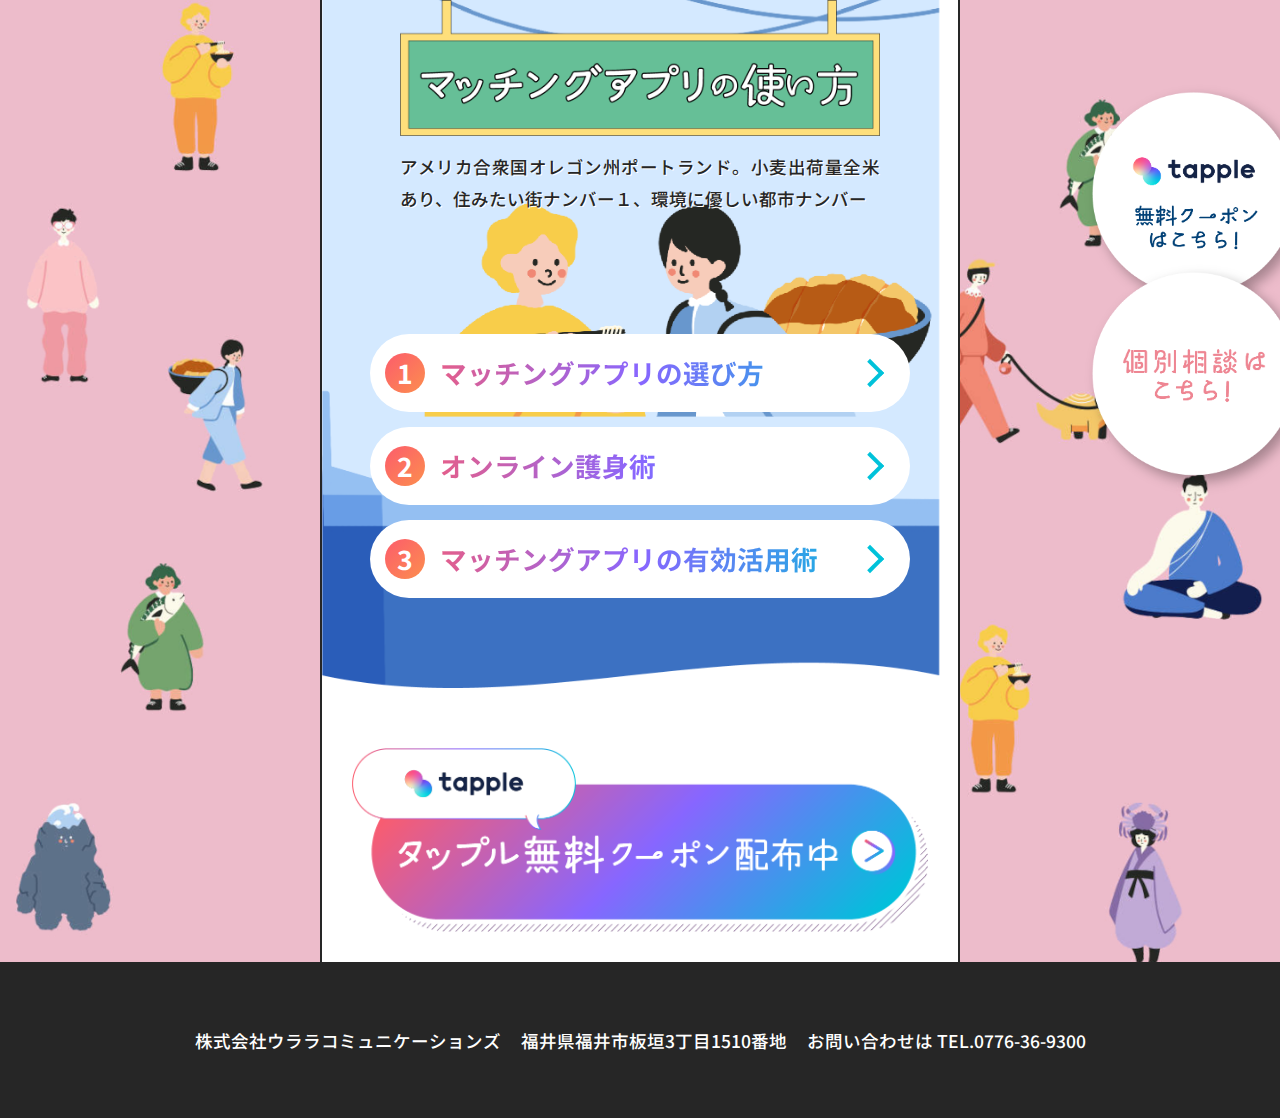
<file: matching/index.html>
<!DOCTYPE html>
<html>
  <head>
    <meta charset="utf-8">
    <meta name="viewport" content="width=device-width, initial-scale=1.0">
    <title>マッチングアプリの使い方 | ノックノック ふくい恋愛診断の扉</title>
    <link rel="preconnect" href="https://fonts.googleapis.com">
    <link rel="preconnect" href="https://fonts.gstatic.com" crossorigin>
    <link href="https://fonts.googleapis.com/css2?family=Barlow+Condensed:wght@600&family=Noto+Sans+JP:wght@100..900&display=swap" rel="stylesheet">
    <link rel="stylesheet" href="../style.css">
    <link rel="icon" href="../favicon.ico">
  </head>
  <body>
    <div class="wrapper">
      <div class="container container--lightest">
        <div class="pageHeader pageHeader--matching">
          <h1 class="pageHeader__title">
            <img src="../assets/matchingTitle.png" alt="マッチングアプリの使い方">
          </h1>
          <p class="pageHeader__desc">アメリカ合衆国オレゴン州ポートランド。小麦出荷量全米あり、住みたい街ナンバー１、環境に優しい都市ナンバー</p>
          <ol class="pageMenu pageMenu--matching">
            <li class="pageMenu__item"><a href="#">マッチングアプリの選び方</a></li>
            <li class="pageMenu__item"><a href="#">オンライン護身術</a></li>
            <li class="pageMenu__item"><a href="#">マッチングアプリの有効活用術</a></li>
          </ol>
        </div>
        <div class="pageMain">
          <a class="button" href="#">
            <img src="../assets/buttonCoupon_lg.png" alt="タップル無料クーポン配布中">
          </a>
        </div>
      </div>
    </div>
    <div class="floatingArea">
      <a class="floatingArea__button" href="/matching/coupon/">
        <picture>
          <source srcset="../assets/buttonCoupon_pc.png" media="(min-width: 900px)" type="image/png">
          <img src="../assets/buttonCoupon_sp.png" alt="tapple 無料クーポンはこちら！">
        </picture>
      </a>
      <a class="floatingArea__button" href="/consultation/">
        <picture>
          <source srcset="../assets/buttonConsultation_pc.png" media="(min-width: 900px)" type="image/png">
          <img src="../assets/buttonConsultation_sp.png" alt="個別相談はこちら！">
        </picture>
      </a>
    </div>
    <footer id="footer" class="footer">
      <small>株式会社ウララコミュニケーションズ</small>
      <small>福井県福井市板垣3丁目1510番地</small>
      <small>お問い合わせは TEL.0776-36-9300</small>
    </footer>
    <script src="../init.js" type="module"></script>
  </body>
</html>
</file>
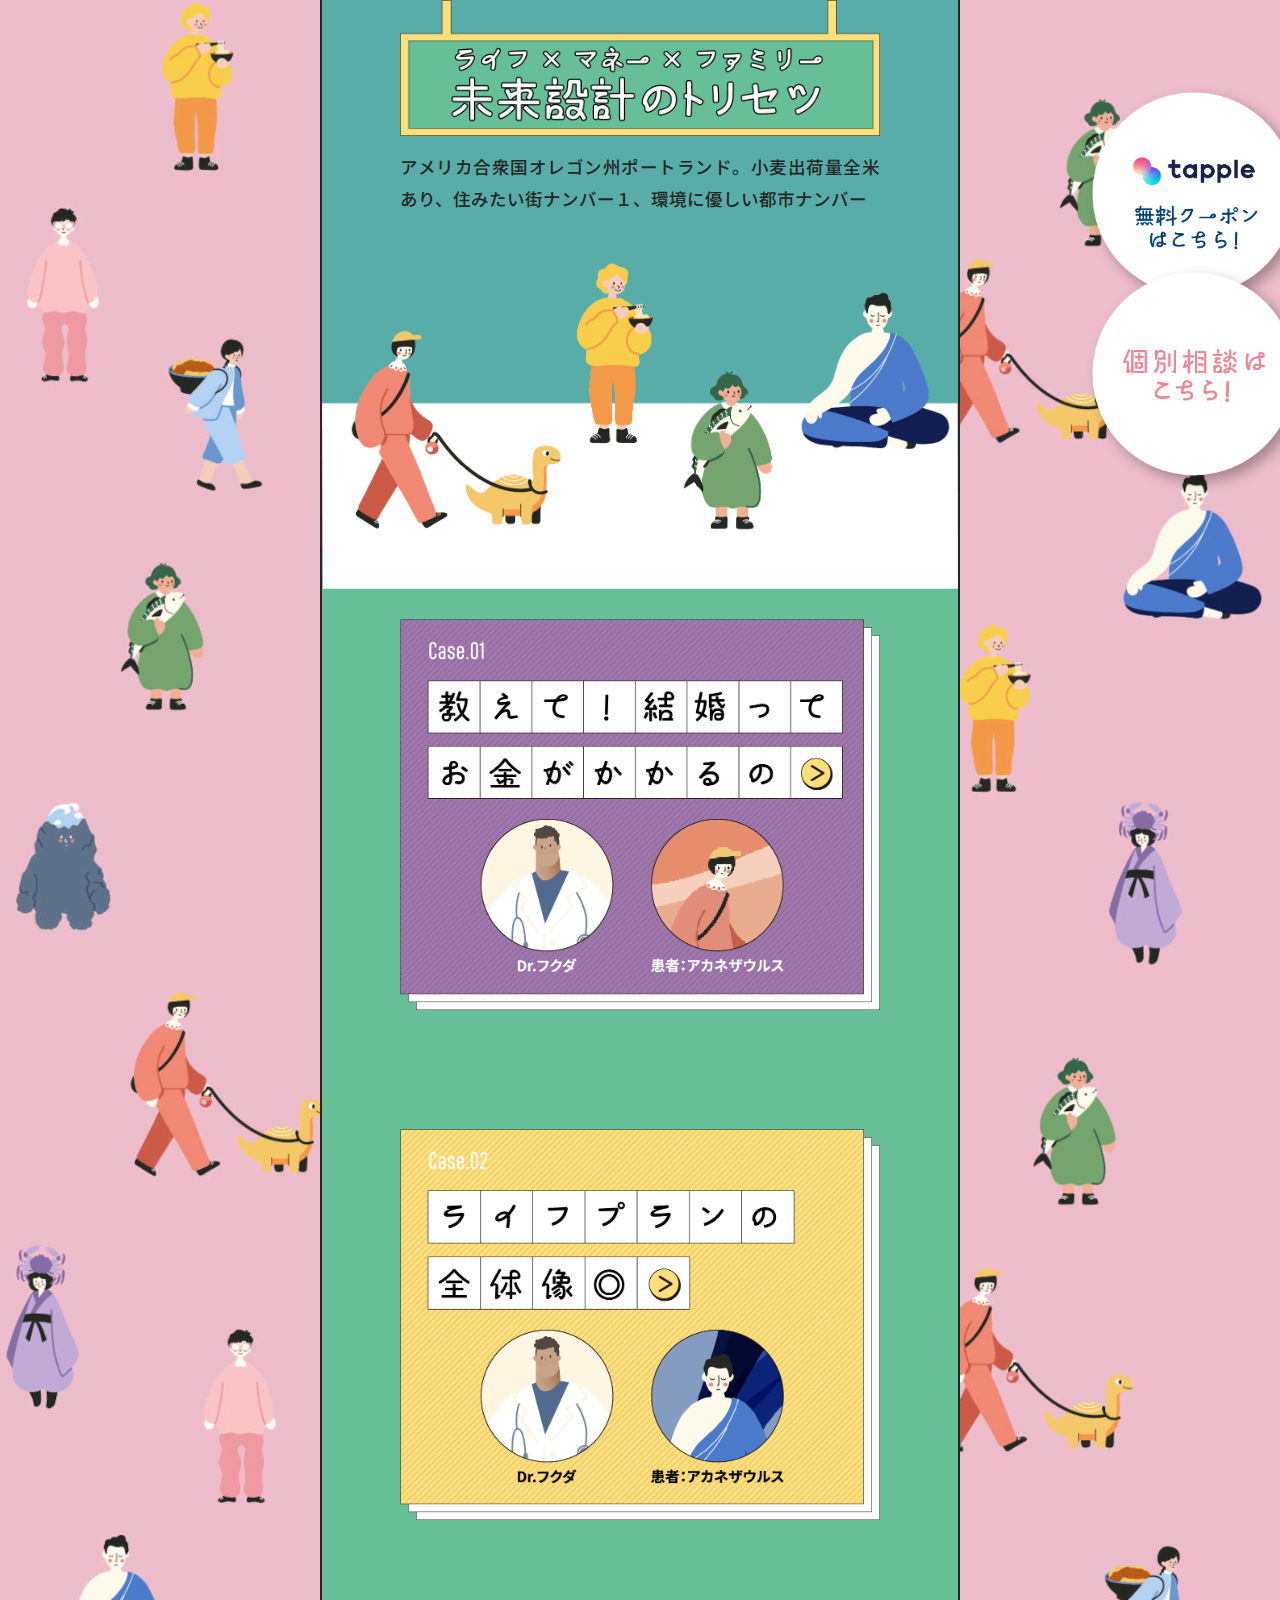
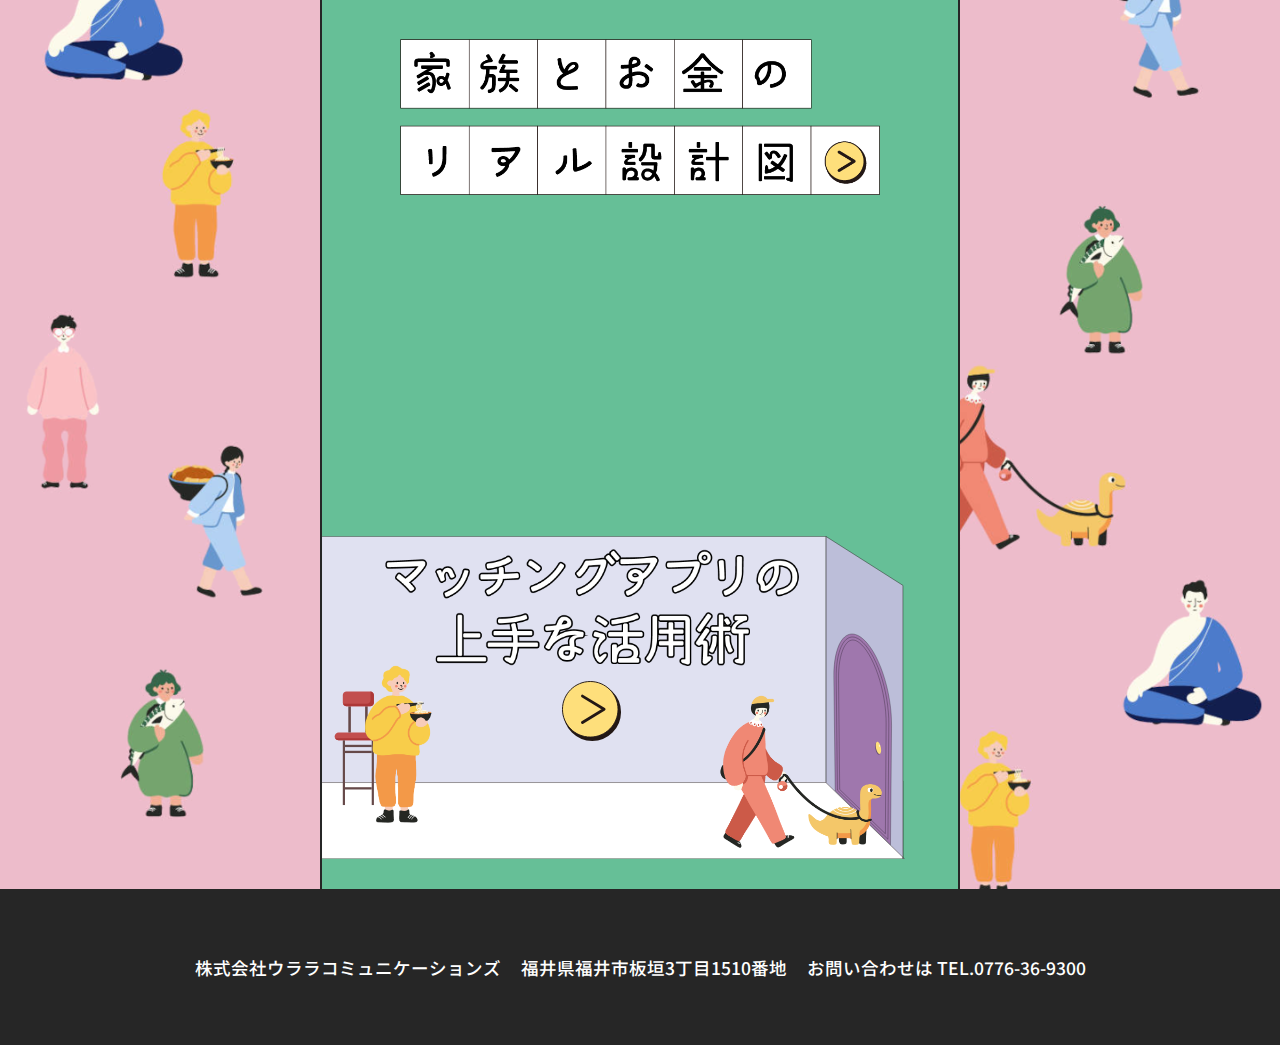
<file: moneyplan/index.html>
<!DOCTYPE html>
<html>
  <head>
    <meta charset="utf-8">
    <meta name="viewport" content="width=device-width, initial-scale=1.0">
    <title>未来設計のトリセツ | ノックノック ふくい恋愛診断の扉</title>
    <link rel="preconnect" href="https://fonts.googleapis.com">
    <link rel="preconnect" href="https://fonts.gstatic.com" crossorigin>
    <link href="https://fonts.googleapis.com/css2?family=Barlow+Condensed:wght@600&family=Noto+Sans+JP:wght@100..900&display=swap" rel="stylesheet">
    <link rel="stylesheet" href="../style.css">
    <link rel="icon" href="../favicon.ico">
  </head>
  <body>
    <div class="wrapper">
      <div class="container">
        <header class="pageHeader pageHeader--column">
          <h1 class="pageHeader__title">
            <img src="../assets/moneyplanTitle.png" alt="未来設計のトリセツ">
          </h1>
          <p class="pageHeader__desc">アメリカ合衆国オレゴン州ポートランド。小麦出荷量全米あり、住みたい街ナンバー１、環境に優しい都市ナンバー</p>
        </header>
        <main class="pageMain pageMain--column">
          <figure class="pageMain__column">
            <a href="#">
              <img src="../assets/moneyplan1Heading.png" alt="アラサー婚活ではもう遅い!?">
            </a>
          </figure>
          <figure class="pageMain__column">
            <a href="#">
              <img src="../assets/moneyplan2Heading.png" alt="年齢の差では、ムズカシイ…">
            </a>
          </figure>
          <figure class="pageMain__column">
            <a href="#">
              <img src="../assets/moneyplan3Heading.png" alt="「男性が選べる」はカンチガイ!!">
            </a>
          </figure>
          <figure class="pageMain__largeBanner pageMain__largeBanner--matching">
            <a href="../matching" class="pageMain__largeBannerText pageMain__largeBannerText--matching">
              <img src="../assets/matchingHeading.png" alt="マッチングアプリの上手な活用術">
            </a>
          </section>
        </main>
      </div>
    </div>
    <div class="floatingArea">
      <a class="floatingArea__button" href="/matching/coupon/">
        <picture>
          <source srcset="../assets/buttonCoupon_pc.png" media="(min-width: 900px)" type="image/png">
          <img src="../assets/buttonCoupon_sp.png" alt="tapple 無料クーポンはこちら！">
        </picture>
      </a>
      <a class="floatingArea__button" href="/consultation/">
        <picture>
          <source srcset="../assets/buttonConsultation_pc.png" media="(min-width: 900px)" type="image/png">
          <img src="../assets/buttonConsultation_sp.png" alt="個別相談はこちら！">
        </picture>
      </a>
    </div>
    <footer id="footer" class="footer">
      <small>株式会社ウララコミュニケーションズ</small>
      <small>福井県福井市板垣3丁目1510番地</small>
      <small>お問い合わせは TEL.0776-36-9300</small>
    </footer>
  </body>
</html>
</file>
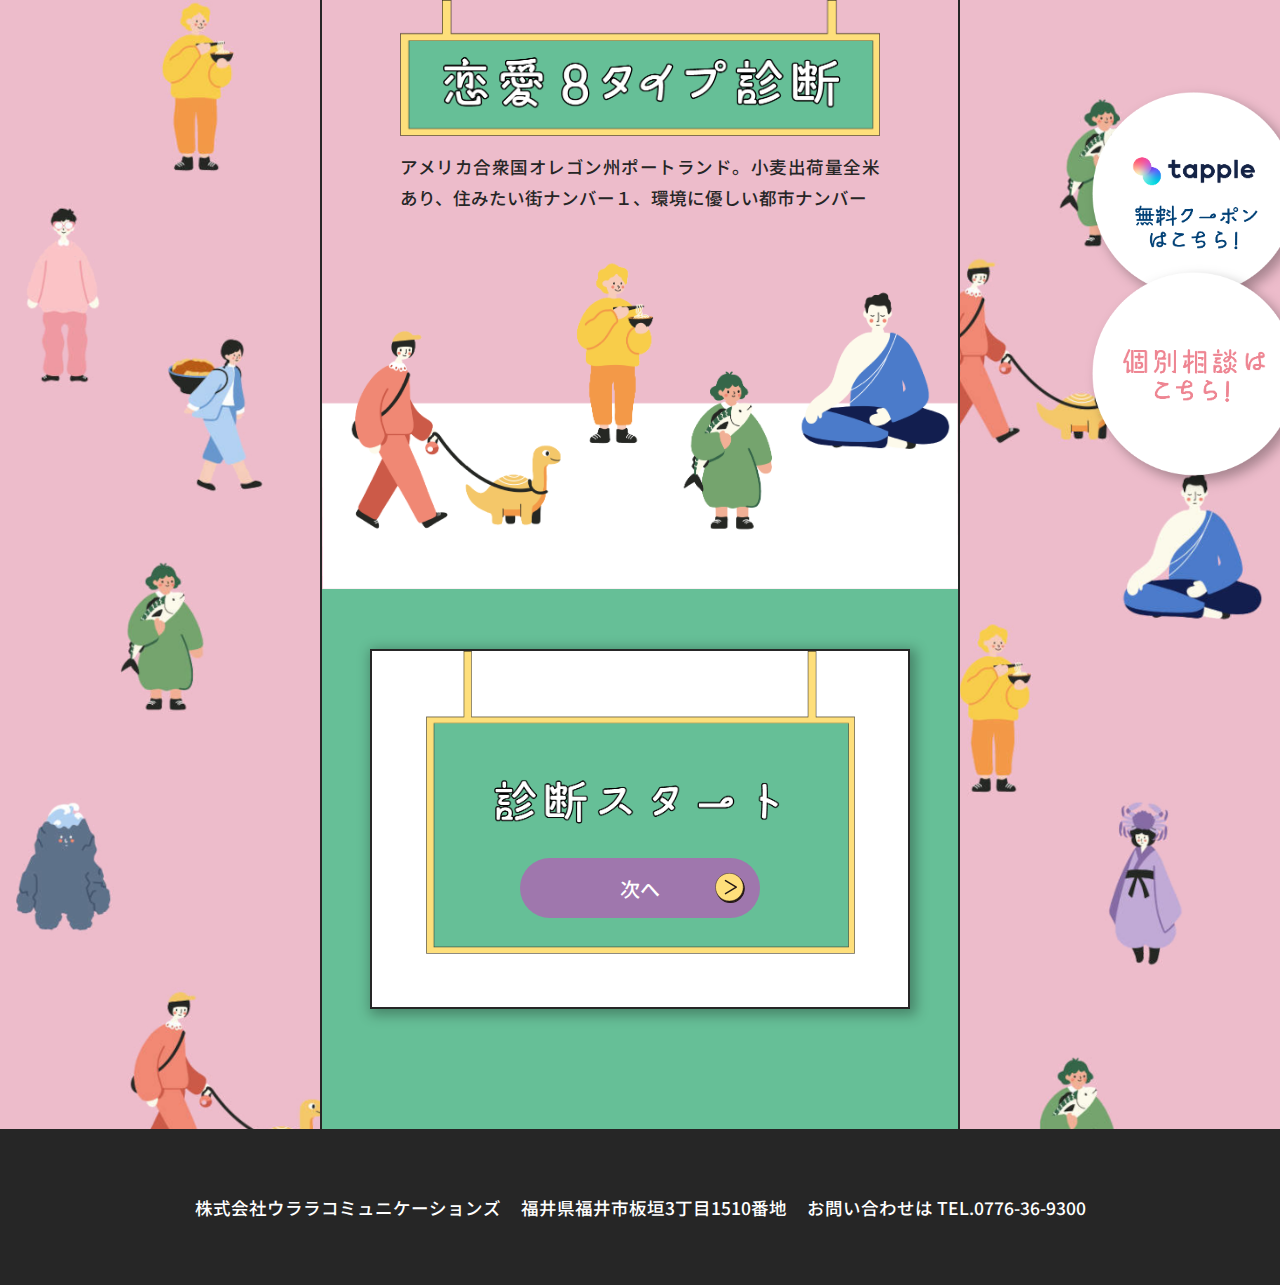
<file: personality/index.html>
<!DOCTYPE html>
<html>
  <head>
    <meta charset="utf-8">
    <meta name="viewport" content="width=device-width, initial-scale=1.0">
    <title>恋愛8タイプ診断 | ノックノック ふくい恋愛診断の扉</title>
    <link rel="preconnect" href="https://fonts.googleapis.com">
    <link rel="preconnect" href="https://fonts.gstatic.com" crossorigin>
    <link href="https://fonts.googleapis.com/css2?family=Barlow+Condensed:wght@600&family=Noto+Sans+JP:wght@100..900&display=swap" rel="stylesheet">
    <link rel="stylesheet" href="../style.css">
    <link rel="icon" href="../favicon.ico">
  </head>
  <body>
    <div class="wrapper">
      <div class="container">
        <header class="pageHeader pageHeader--personality">
          <h1 class="pageHeader__title">
            <img src="../assets/personalityTitle.png" alt="恋愛8タイプ診断">
          </h1>
          <p class="pageHeader__desc">アメリカ合衆国オレゴン州ポートランド。小麦出荷量全米あり、住みたい街ナンバー１、環境に優しい都市ナンバー</p>
        </header>
        <main id="test" class="personalityTest">
          <div class="personalityTest__main personalityTest__main--start" data-index="0">
            <button class="personalityTest__button" type="button">次へ</button> 
          </div>
          <div class="personalityTest__main personalityTest__main--result personalityTest__main--collapse" data-index="9">
            <p class="personalityTest__result"></p>
          </div>
          <template id="template">
            <div class="personalityTest__main">
              <p class="personalityTest__content"></p>
              <form class="personalityTest__form">
                <label class="radio">
                  <input type="radio" value="yes" checked>
                  <span class="radio__mark"></span>
                  そう思う
                </label>
                <label class="radio">
                  <input type="radio" value="no">
                  <span class="radio__mark"></span>
                  そう思わない
                </label>
              </form>
              <button class="personalityTest__button" type="button">次へ</button> 
            </div>
          </template>
        </main>
      </div>
    </div>
    <div class="floatingArea">
      <a class="floatingArea__button" href="/matching/coupon/">
        <picture>
          <source srcset="../assets/buttonCoupon_pc.png" media="(min-width: 900px)" type="image/png">
          <img src="../assets/buttonCoupon_sp.png" alt="tapple 無料クーポンはこちら！">
        </picture>
      </a>
      <a class="floatingArea__button" href="/consultation/">
        <picture>
          <source srcset="../assets/buttonConsultation_pc.png" media="(min-width: 900px)" type="image/png">
          <img src="../assets/buttonConsultation_sp.png" alt="個別相談はこちら！">
        </picture>
      </a>
    </div>
    <footer id="footer" class="footer">
      <small>株式会社ウララコミュニケーションズ</small>
      <small>福井県福井市板垣3丁目1510番地</small>
      <small>お問い合わせは TEL.0776-36-9300</small>
    </footer>
    <script type="module">
      import PersonalityTest from '../js/personalityTest.js';
      new PersonalityTest();
    </script>
  </body>
</html>
</file>
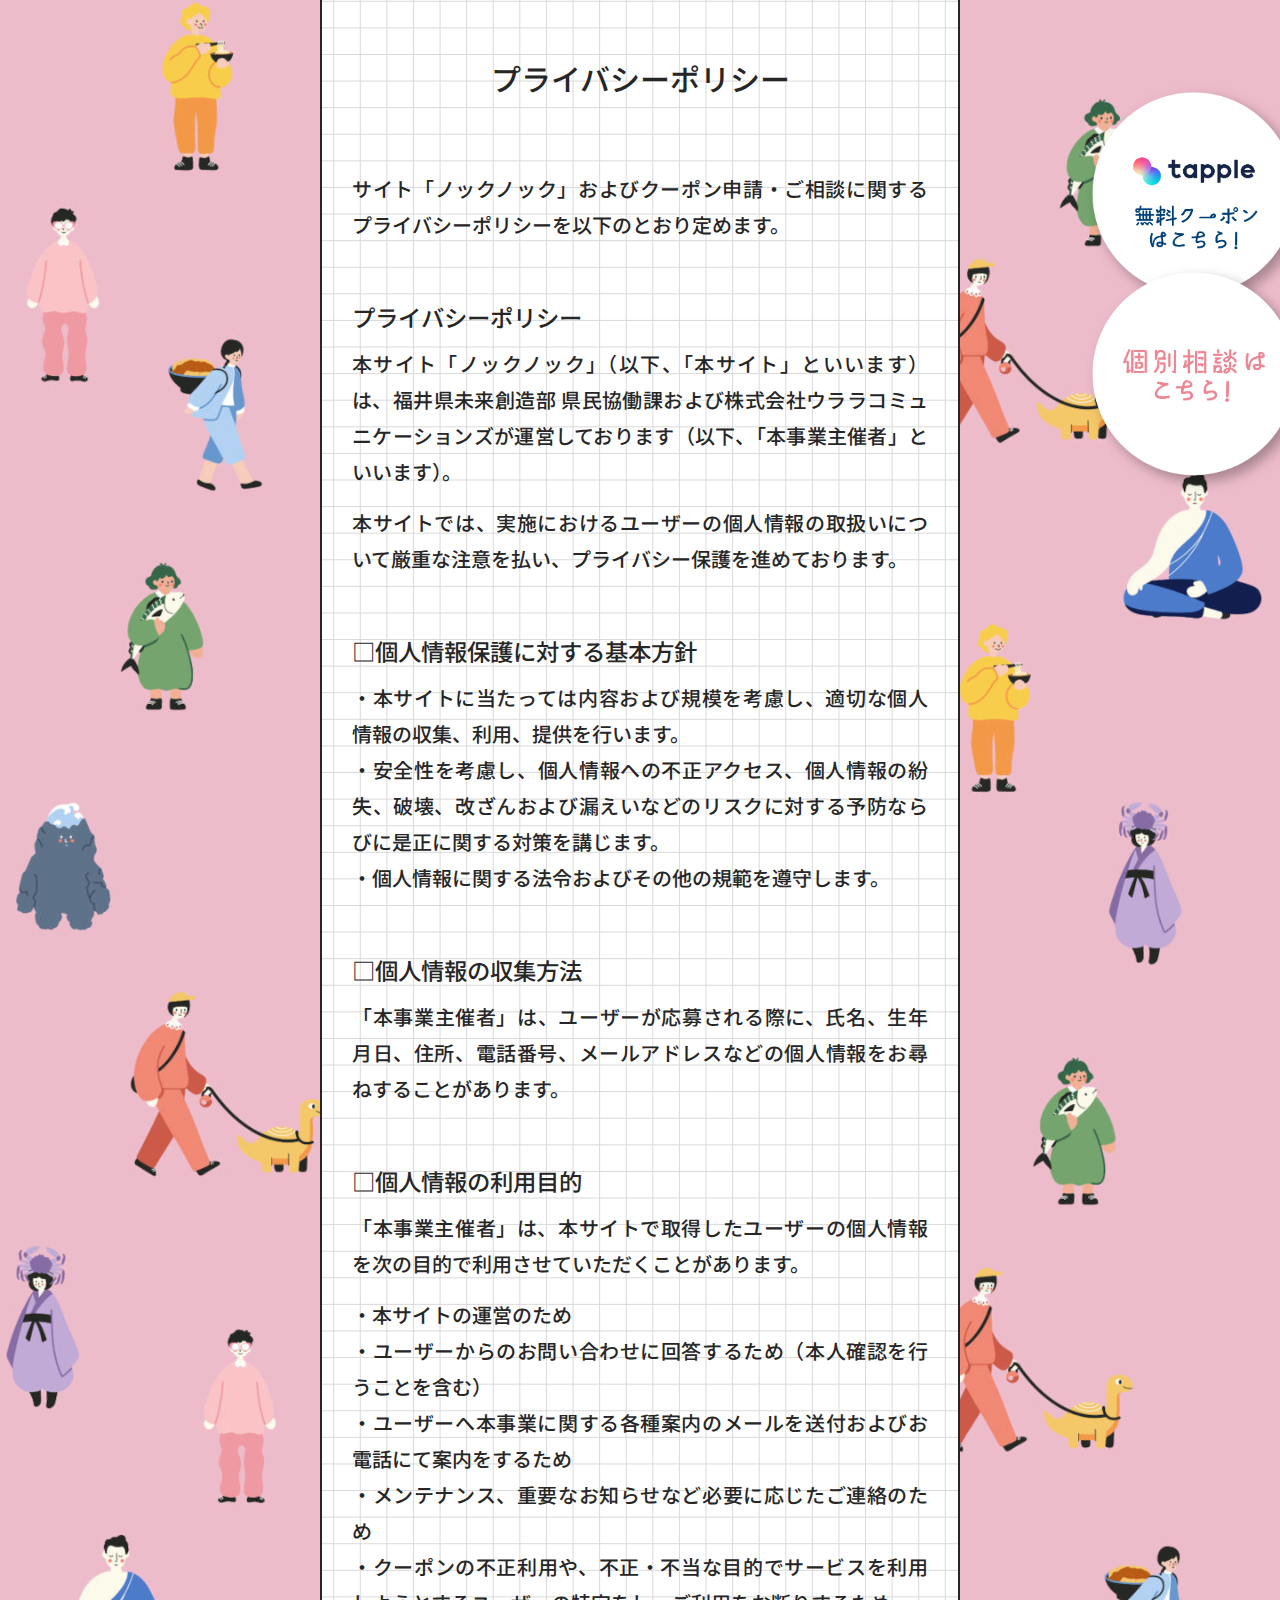
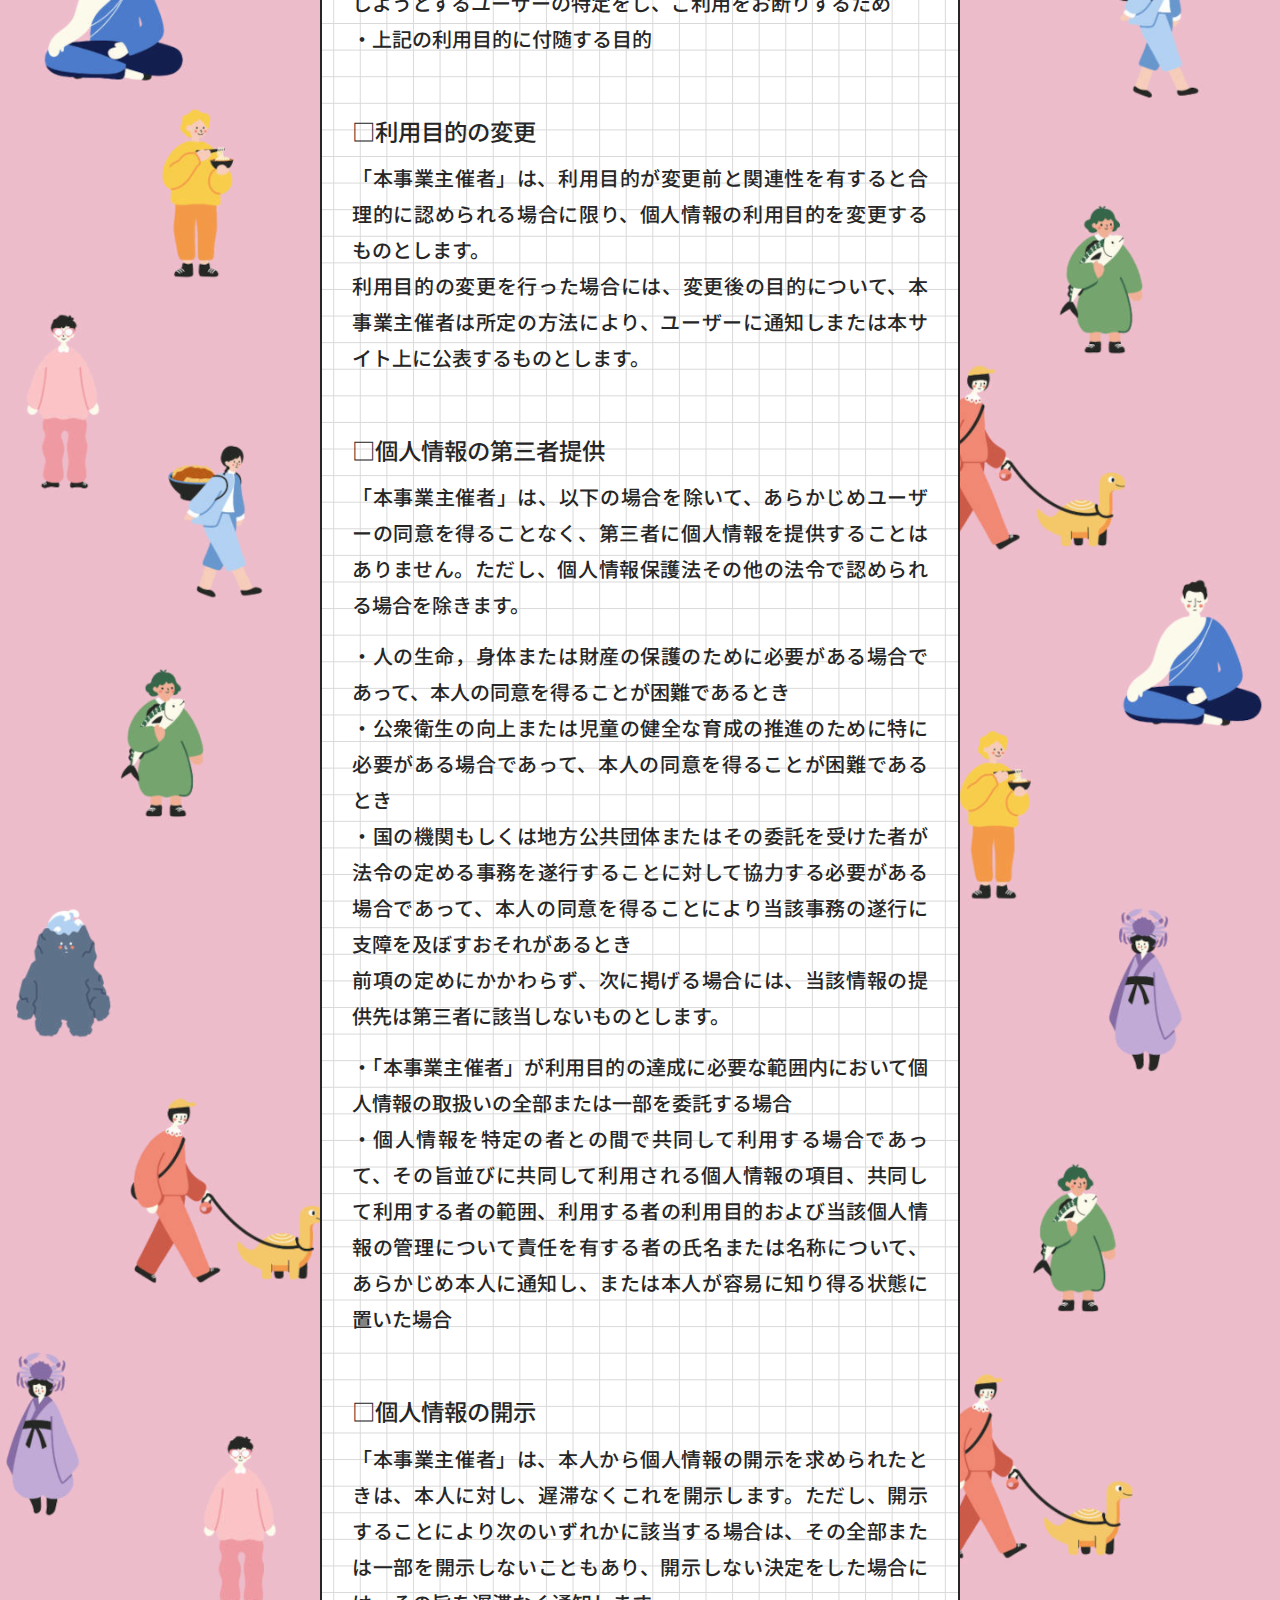
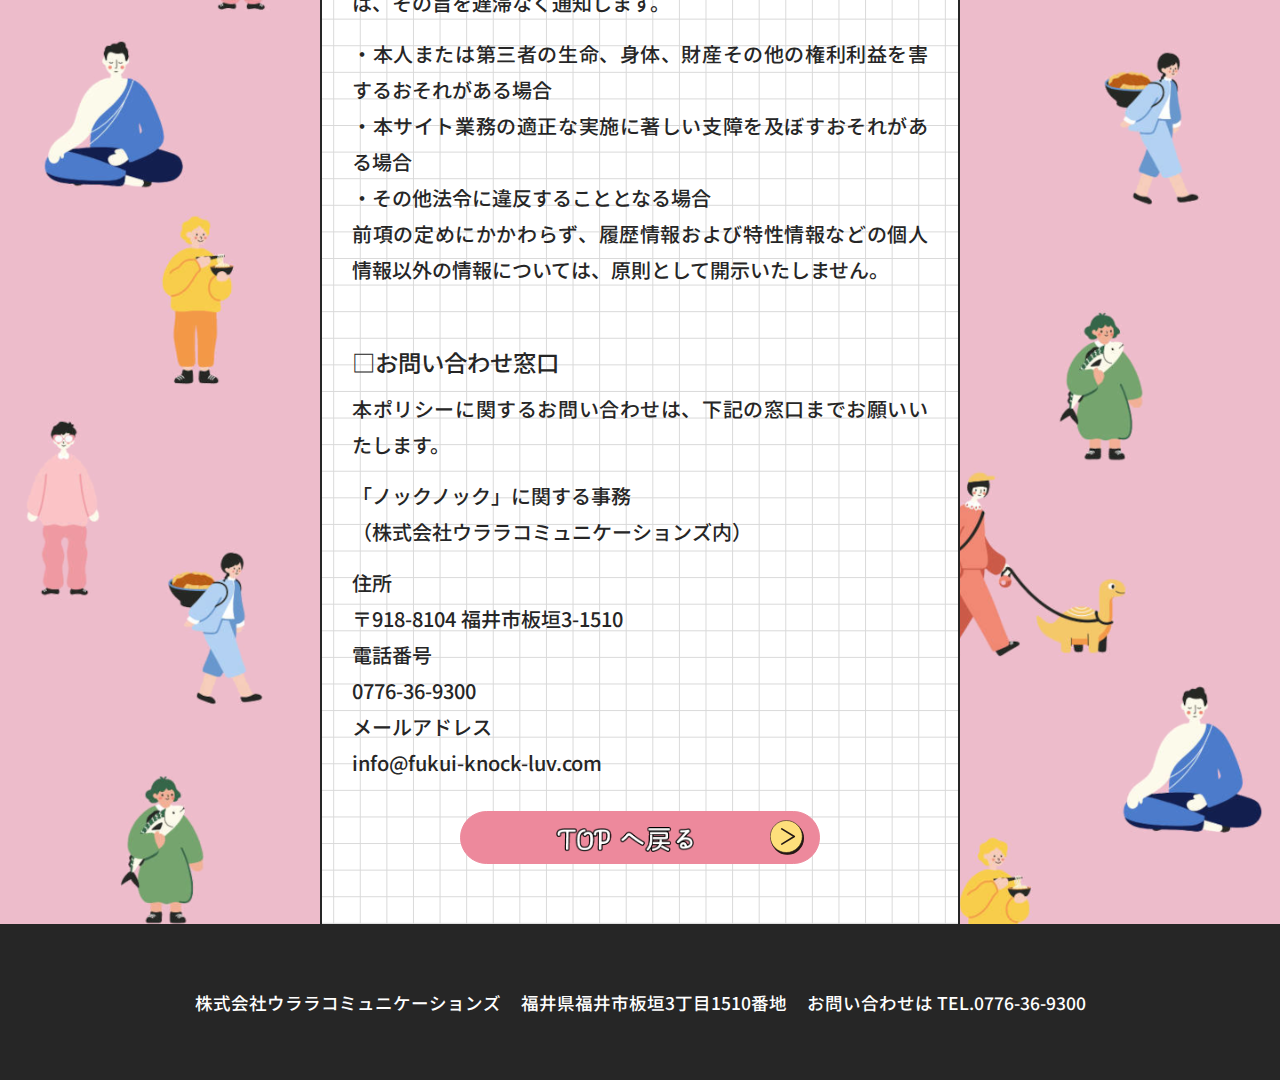
<file: privacy-policy/index.html>
<!DOCTYPE html>
<html>
  <head>
    <meta charset="utf-8">
    <meta name="viewport" content="width=device-width, initial-scale=1.0">
    <title>プライバシーポリシー | ノックノック ふくい恋愛診断の扉</title>
    <link rel="preconnect" href="https://fonts.googleapis.com">
    <link rel="preconnect" href="https://fonts.gstatic.com" crossorigin>
    <link href="https://fonts.googleapis.com/css2?family=Barlow+Condensed:wght@600&family=Noto+Sans+JP:wght@100..900&display=swap" rel="stylesheet">
    <link rel="stylesheet" href="../style.css">
    <link rel="icon" href="../favicon.ico">
  </head>
  <body>
    <div class="wrapper">
      <div class="container container--notepad">
        <header class="pageHeader">
          <h1 class="pageHeader__title">プライバシーポリシー</h1>
        </header>
        <main class="pageMain">
          <p>サイト「ノックノック」およびクーポン申請・ご相談に関するプライバシーポリシーを以下のとおり定めます。</p>
          <h3 class="pageMain__heading pageMain__heading--normal">プライバシーポリシー</h3>
          <p>本サイト「ノックノック」（以下、「本サイト」といいます）は、福井県未来創造部 県民協働課および株式会社ウララコミュニケーションズが運営しております（以下、「本事業主催者」といいます）。</p>
          <p>本サイトでは、実施におけるユーザーの個人情報の取扱いについて厳重な注意を払い、プライバシー保護を進めております。</p>
          <h3 class="pageMain__heading pageMain__heading--normal">□個人情報保護に対する基本方針</h3>
          <p>・本サイトに当たっては内容および規模を考慮し、適切な個人情報の収集、利用、提供を行います。
            <br>・安全性を考慮し、個人情報への不正アクセス、個人情報の紛失、破壊、改ざんおよび漏えいなどのリスクに対する予防ならびに是正に関する対策を講じます。
            <br>・個人情報に関する法令およびその他の規範を遵守します。</p>
          <h3 class="pageMain__heading pageMain__heading--normal">□個人情報の収集方法</h3>
          <p>「本事業主催者」は、ユーザーが応募される際に、氏名、生年月日、住所、電話番号、メールアドレスなどの個人情報をお尋ねすることがあります。</p>
          <h3 class="pageMain__heading pageMain__heading--normal">□個人情報の利用目的</h3>
          <p>「本事業主催者」は、本サイトで取得したユーザーの個人情報を次の目的で利用させていただくことがあります。</p>
          <p>・本サイトの運営のため
            <br>・ユーザーからのお問い合わせに回答するため（本人確認を行うことを含む）
            <br>・ユーザーへ本事業に関する各種案内のメールを送付およびお電話にて案内をするため
            <br>・メンテナンス、重要なお知らせなど必要に応じたご連絡のため
            <br>・クーポンの不正利用や、不正・不当な目的でサービスを利用しようとするユーザーの特定をし、ご利用をお断りするため
            <br>・上記の利用目的に付随する目的</p>
          <h3 class="pageMain__heading pageMain__heading--normal">□利用目的の変更</h3>
          <p>「本事業主催者」は、利用目的が変更前と関連性を有すると合理的に認められる場合に限り、個人情報の利用目的を変更するものとします。
            <br>利用目的の変更を行った場合には、変更後の目的について、本事業主催者は所定の方法により、ユーザーに通知しまたは本サイト上に公表するものとします。</p>
          <h3 class="pageMain__heading pageMain__heading--normal">□個人情報の第三者提供</h3>
          <p>「本事業主催者」は、以下の場合を除いて、あらかじめユーザーの同意を得ることなく、第三者に個人情報を提供することはありません。ただし、個人情報保護法その他の法令で認められる場合を除きます。</p>
          <p>・人の生命，身体または財産の保護のために必要がある場合であって、本人の同意を得ることが困難であるとき
            <br>・公衆衛生の向上または児童の健全な育成の推進のために特に必要がある場合であって、本人の同意を得ることが困難であるとき
            <br>・国の機関もしくは地方公共団体またはその委託を受けた者が法令の定める事務を遂行することに対して協力する必要がある場合であって、本人の同意を得ることにより当該事務の遂行に支障を及ぼすおそれがあるとき
            <br>前項の定めにかかわらず、次に掲げる場合には、当該情報の提供先は第三者に該当しないものとします。</p>
          <p>・「本事業主催者」が利用目的の達成に必要な範囲内において個人情報の取扱いの全部または一部を委託する場合
            <br>・個人情報を特定の者との間で共同して利用する場合であって、その旨並びに共同して利用される個人情報の項目、共同して利用する者の範囲、利用する者の利用目的および当該個人情報の管理について責任を有する者の氏名または名称について、あらかじめ本人に通知し、または本人が容易に知り得る状態に置いた場合</p>
          <h3 class="pageMain__heading pageMain__heading--normal">□個人情報の開示</h3>
          <p>「本事業主催者」は、本人から個人情報の開示を求められたときは、本人に対し、遅滞なくこれを開示します。ただし、開示することにより次のいずれかに該当する場合は、その全部または一部を開示しないこともあり、開示しない決定をした場合には、その旨を遅滞なく通知します。</p>
          <p>・本人または第三者の生命、身体、財産その他の権利利益を害するおそれがある場合
            <br>・本サイト業務の適正な実施に著しい支障を及ぼすおそれがある場合
            <br>・その他法令に違反することとなる場合
            <br>前項の定めにかかわらず、履歴情報および特性情報などの個人情報以外の情報については、原則として開示いたしません。</p>
          <h3 class="pageMain__heading pageMain__heading--normal">□お問い合わせ窓口</h3>
          <p>本ポリシーに関するお問い合わせは、下記の窓口までお願いいたします。</p>
          <p>「ノックノック」に関する事務
            <br>（株式会社ウララコミュニケーションズ内）</p>
          <p>住所
            <br>〒918-8104 福井市板垣3-1510
            <br>電話番号
            <br>0776-36-9300
            <br>メールアドレス
            <br>info@fukui-knock-luv.com</p>
          <a class="pageMain__button pageMain__button--backToTop" href="../">
            <img src="../assets/backToTop.png" alt="TOPへ戻る">
          </a>
        </main>
      </div>
    </div>
    <template id="drawerMenu">
      <h2 class="drawerMenu__siteBrand">
        <img src="../assets/knok-knock.png" alt="KNOCK KNOCK">
      </h2>
      <a class="drawerMenu__mainLink" href="../personality/">ふくい恋愛診断</a>
      <ul class="drawerMenu__primaryMenu">
        <li class="drawerMenu__item"><a href="../">TOP</a></li>
        <li class="drawerMenu__item"><a href="../matching/">安心できるマッチングアプリの使い方</a></li>
        <li class="drawerMenu__item"><a href="../self-f/">女性のための自分磨き</a></li>
        <li class="drawerMenu__item"><a href="../self-m/">男性のための自分磨き</a></li>
        <li class="drawerMenu__item"><a href="../column/">データでみる結婚</a></li>
        <li class="drawerMenu__item"><a href="../moneyplan/">結婚の不安を軽減するためのマネープラン</a></li>
        <li class="drawerMenu__item"><a href="../support/">福井県の結婚応援制度</a></li>
        <li class="drawerMenu__item"><a href="../privacy-policy">プライバシーポリシー</a></li>
      </ul>
      <a class="drawerMenu__subLink" href="../consultation/">個別相談はコチラ</a>
      <div class="drawerMenu__copyright">
        <img src="../assets/fukui-luv.png" alt="FUKUI LUV">
      </div>
    </template>
    <div class="floatingArea">
      <a class="floatingArea__button" href="../matching/coupon/">
        <picture>
          <source srcset="../assets/buttonCoupon_pc.png" media="(min-width: 900px)" type="image/png">
          <img src="../assets/buttonCoupon_sp.png" alt="tapple 無料クーポンはこちら！">
        </picture>
      </a>
      <a class="floatingArea__button" href="../consultation/">
        <picture>
          <source srcset="../assets/buttonConsultation_pc.png" media="(min-width: 900px)" type="image/png">
          <img src="../assets/buttonConsultation_sp.png" alt="個別相談はこちら！">
        </picture>
      </a>
    </div>
    <footer id="footer" class="footer">
      <small>株式会社ウララコミュニケーションズ</small>
      <small>福井県福井市板垣3丁目1510番地</small>
      <small>お問い合わせは TEL.0776-36-9300</small>
    </footer>
    <script src="../init.js" type="module"></script>
  </body>
</html>
</file>
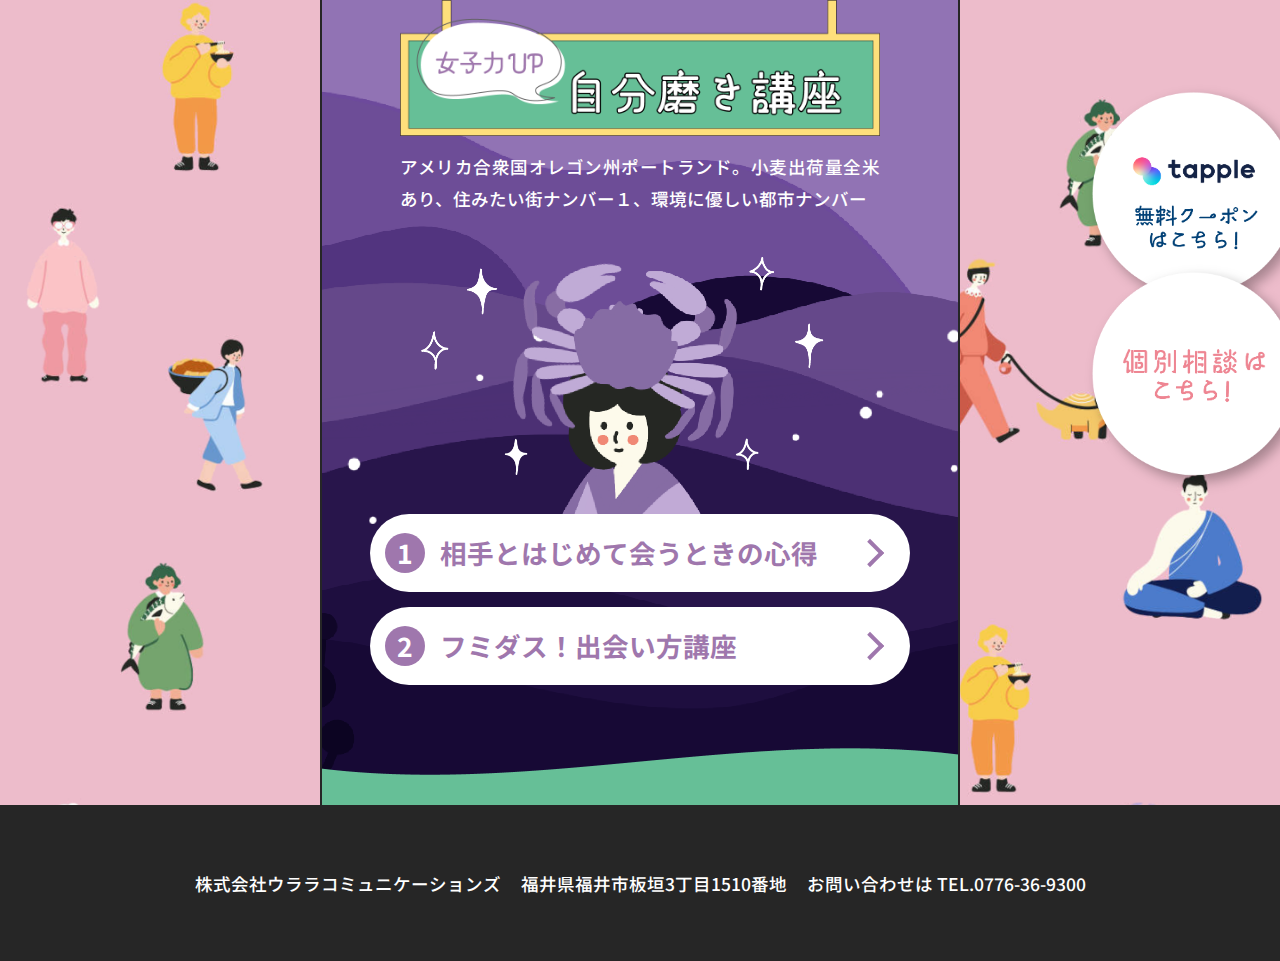
<file: self-f/index.html>
<!DOCTYPE html>
<html>
  <head>
    <meta charset="utf-8">
    <meta name="viewport" content="width=device-width, initial-scale=1.0">
    <title>女子力UP 自分磨き講座 | ノックノック ふくい恋愛診断の扉</title>
    <link rel="preconnect" href="https://fonts.googleapis.com">
    <link rel="preconnect" href="https://fonts.gstatic.com" crossorigin>
    <link href="https://fonts.googleapis.com/css2?family=Barlow+Condensed:wght@600&family=Noto+Sans+JP:wght@100..900&display=swap" rel="stylesheet">
    <link rel="stylesheet" href="../style.css">
    <link rel="icon" href="../favicon.ico">
  </head>
  <body>
    <div class="wrapper">
      <div class="container">
        <div class="pageHeader pageHeader--self-f">
          <h1 class="pageHeader__title">
            <img src="../assets/self-fTitle.png" alt="女子力UP 自分磨き講座">
          </h1>
          <p class="pageHeader__desc">アメリカ合衆国オレゴン州ポートランド。小麦出荷量全米あり、住みたい街ナンバー１、環境に優しい都市ナンバー</p>
          <ol class="pageMenu pageMenu--self-f">
            <li class="pageMenu__item"><a href="#">相手とはじめて会うときの心得</a></li>
            <li class="pageMenu__item"><a href="#">フミダス！出会い方講座</a></li>
          </ol>
        </div>
      </div>
    </div>
    <div class="floatingArea">
      <a class="floatingArea__button" href="/matching/coupon/">
        <picture>
          <source srcset="../assets/buttonCoupon_pc.png" media="(min-width: 900px)" type="image/png">
          <img src="../assets/buttonCoupon_sp.png" alt="tapple 無料クーポンはこちら！">
        </picture>
      </a>
      <a class="floatingArea__button" href="/consultation/">
        <picture>
          <source srcset="../assets/buttonConsultation_pc.png" media="(min-width: 900px)" type="image/png">
          <img src="../assets/buttonConsultation_sp.png" alt="個別相談はこちら！">
        </picture>
      </a>
    </div>
    <footer id="footer" class="footer">
      <small>株式会社ウララコミュニケーションズ</small>
      <small>福井県福井市板垣3丁目1510番地</small>
      <small>お問い合わせは TEL.0776-36-9300</small>
    </footer>
    <script src="../init.js" type="module"></script>
  </body>
</html>
</file>
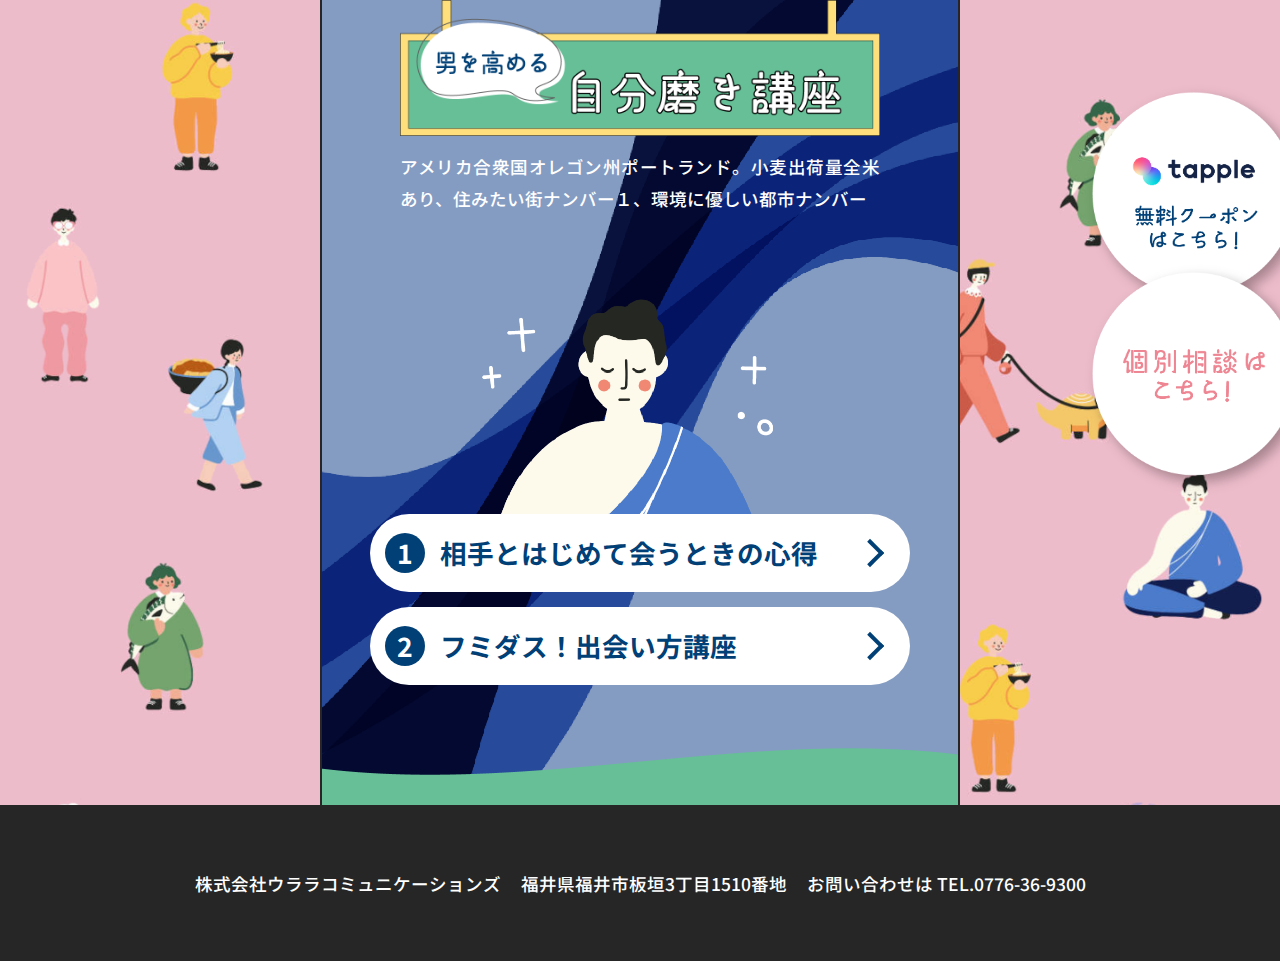
<file: self-m/index.html>
<!DOCTYPE html>
<html>
  <head>
    <meta charset="utf-8">
    <meta name="viewport" content="width=device-width, initial-scale=1.0">
    <title>男を高める 自分磨き講座 | ノックノック ふくい恋愛診断の扉</title>
    <link rel="preconnect" href="https://fonts.googleapis.com">
    <link rel="preconnect" href="https://fonts.gstatic.com" crossorigin>
    <link href="https://fonts.googleapis.com/css2?family=Barlow+Condensed:wght@600&family=Noto+Sans+JP:wght@100..900&display=swap" rel="stylesheet">
    <link rel="stylesheet" href="../style.css">
    <link rel="icon" href="../favicon.ico">
  </head>
  <body>
    <div class="wrapper">
      <div class="container">
        <div class="pageHeader pageHeader--self-m">
          <h1 class="pageHeader__title">
            <img src="../assets/self-mTitle.png" alt="男を高める 自分磨き講座">
          </h1>
          <p class="pageHeader__desc">アメリカ合衆国オレゴン州ポートランド。小麦出荷量全米あり、住みたい街ナンバー１、環境に優しい都市ナンバー</p>
          <ol class="pageMenu pageMenu--self-m">
            <li class="pageMenu__item"><a href="#">相手とはじめて会うときの心得</a></li>
            <li class="pageMenu__item"><a href="#">フミダス！出会い方講座</a></li>
          </ol>
        </div>
      </div>
    </div>
    <div class="floatingArea">
      <a class="floatingArea__button" href="/matching/coupon/">
        <picture>
          <source srcset="../assets/buttonCoupon_pc.png" media="(min-width: 900px)" type="image/png">
          <img src="../assets/buttonCoupon_sp.png" alt="tapple 無料クーポンはこちら！">
        </picture>
      </a>
      <a class="floatingArea__button" href="/consultation/">
        <picture>
          <source srcset="../assets/buttonConsultation_pc.png" media="(min-width: 900px)" type="image/png">
          <img src="../assets/buttonConsultation_sp.png" alt="個別相談はこちら！">
        </picture>
      </a>
    </div>
    <footer id="footer" class="footer">
      <small>株式会社ウララコミュニケーションズ</small>
      <small>福井県福井市板垣3丁目1510番地</small>
      <small>お問い合わせは TEL.0776-36-9300</small>
    </footer>
  </body>
</html>
</file>
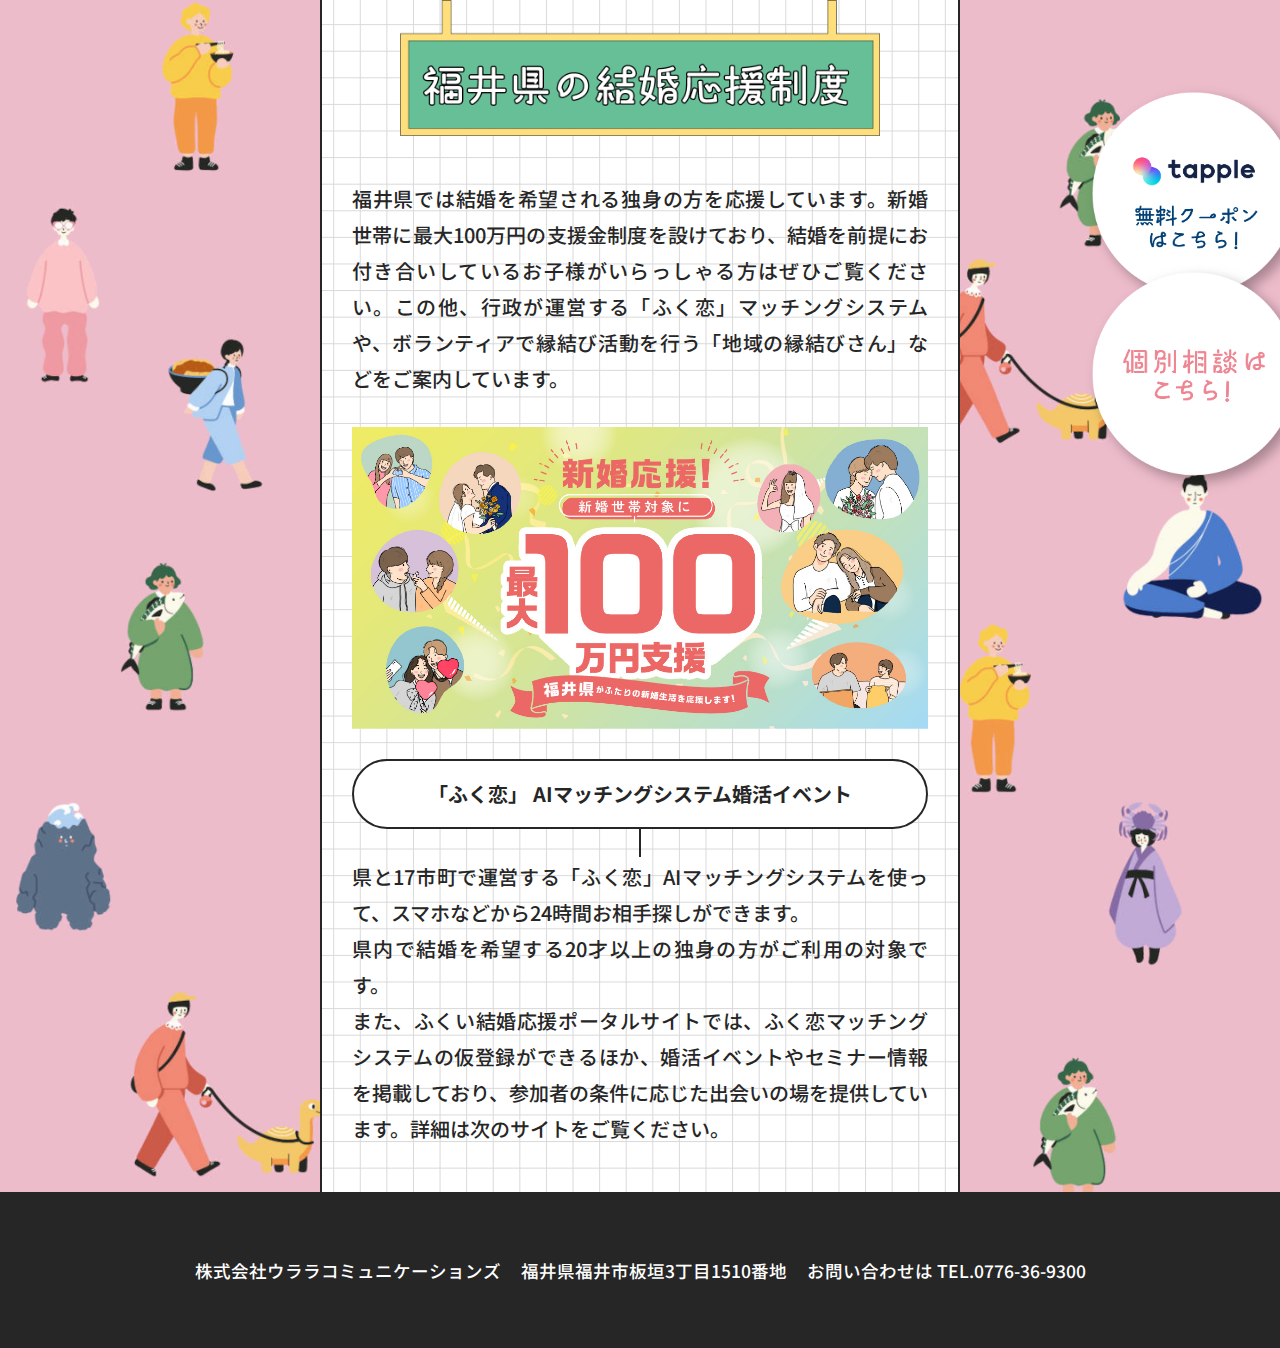
<file: support/index.html>
<!DOCTYPE html>
<html>
  <head>
    <meta charset="utf-8">
    <meta name="viewport" content="width=device-width, initial-scale=1.0">
    <title>結婚応援制度 | ノックノック ふくい恋愛診断の扉</title>
    <link rel="preconnect" href="https://fonts.googleapis.com">
    <link rel="preconnect" href="https://fonts.gstatic.com" crossorigin>
    <link href="https://fonts.googleapis.com/css2?family=Barlow+Condensed:wght@600&family=Noto+Sans+JP:wght@100..900&display=swap" rel="stylesheet">
    <link rel="stylesheet" href="../style.css">
    <link rel="icon" href="../favicon.ico">
  </head>
  <body>
    <div class="wrapper">
      <div class="container container--notepad">
        <header class="pageHeader">
          <h1 class="pageHeader__title">
            <img src="../assets/supportTitle.png" alt="結婚応援制度">
          </h1>
        </header>
        <main class="pageMain">
          <p>福井県では結婚を希望される独身の方を応援しています。新婚世帯に最大100万円の支援金制度を設けており、結婚を前提にお付き合いしているお子様がいらっしゃる方はぜひご覧ください。この他、行政が運営する「ふく恋」マッチングシステムや、ボランティアで縁結び活動を行う「地域の縁結びさん」などをご案内しています。</p>
          <figure class="pageMain__image">
            <img src="../assets/supportImage.jpg" alt="新婚応援！新婚世帯対象に最大100万円支援">
          </figure>
          <div class="pageMain__lead">
            <p>「ふく恋」 AIマッチングシステム婚活イベント</p>
          </div>
          <p>県と17市町で運営する「ふく恋」AIマッチングシステムを使って、スマホなどから24時間お相手探しができます。
            <br>県内で結婚を希望する20才以上の独身の方がご利用の対象です。
            <br>また、ふくい結婚応援ポータルサイトでは、ふく恋マッチングシステムの仮登録ができるほか、婚活イベントやセミナー情報を掲載しており、参加者の条件に応じた出会いの場を提供しています。詳細は次のサイトをご覧ください。</p>
        </main>
      </div>
    </div>
    <div class="floatingArea">
      <a class="floatingArea__button" href="/matching/coupon/">
        <picture>
          <source srcset="../assets/buttonCoupon_pc.png" media="(min-width: 900px)" type="image/png">
          <img src="../assets/buttonCoupon_sp.png" alt="tapple 無料クーポンはこちら！">
        </picture>
      </a>
      <a class="floatingArea__button" href="/consultation/">
        <picture>
          <source srcset="../assets/buttonConsultation_pc.png" media="(min-width: 900px)" type="image/png">
          <img src="../assets/buttonConsultation_sp.png" alt="個別相談はこちら！">
        </picture>
      </a>
    </div>
    <footer id="footer" class="footer">
      <small>株式会社ウララコミュニケーションズ</small>
      <small>福井県福井市板垣3丁目1510番地</small>
      <small>お問い合わせは TEL.0776-36-9300</small>
    </footer>
  </body>
</html>
</file>
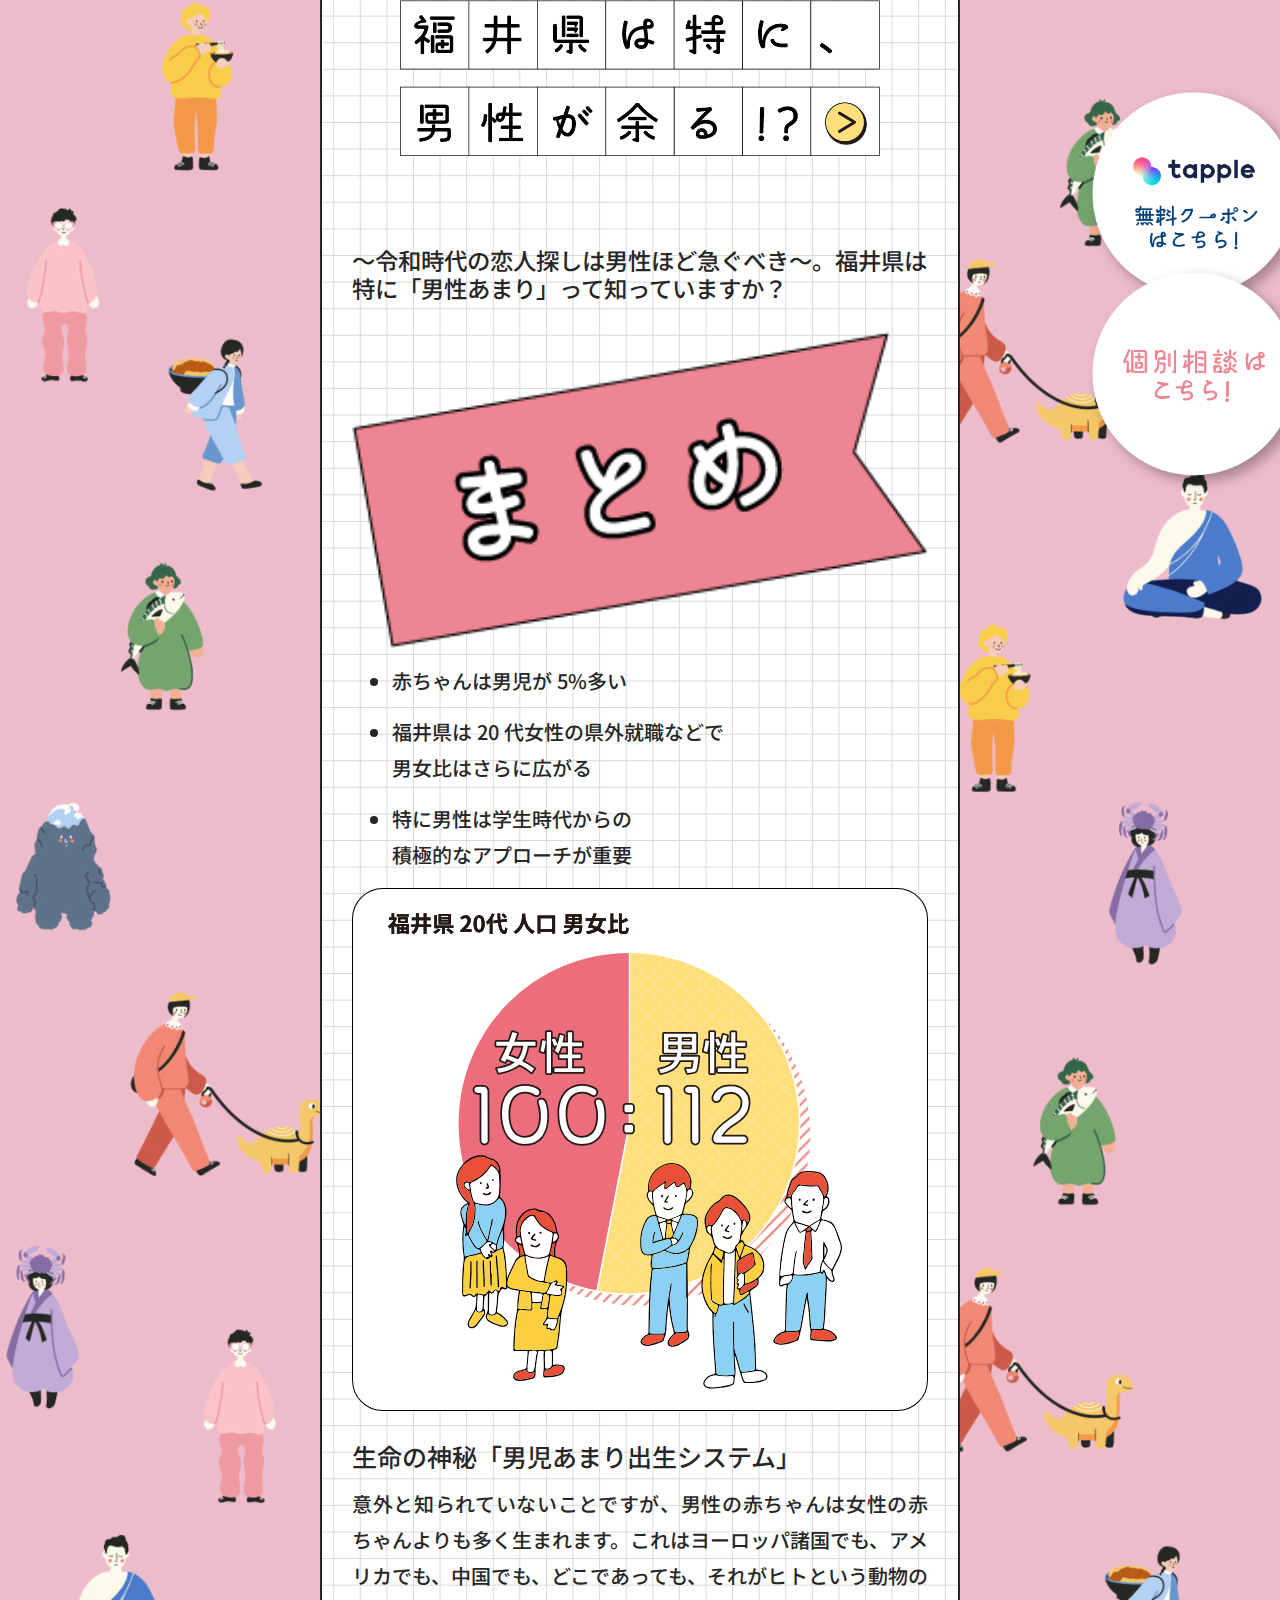
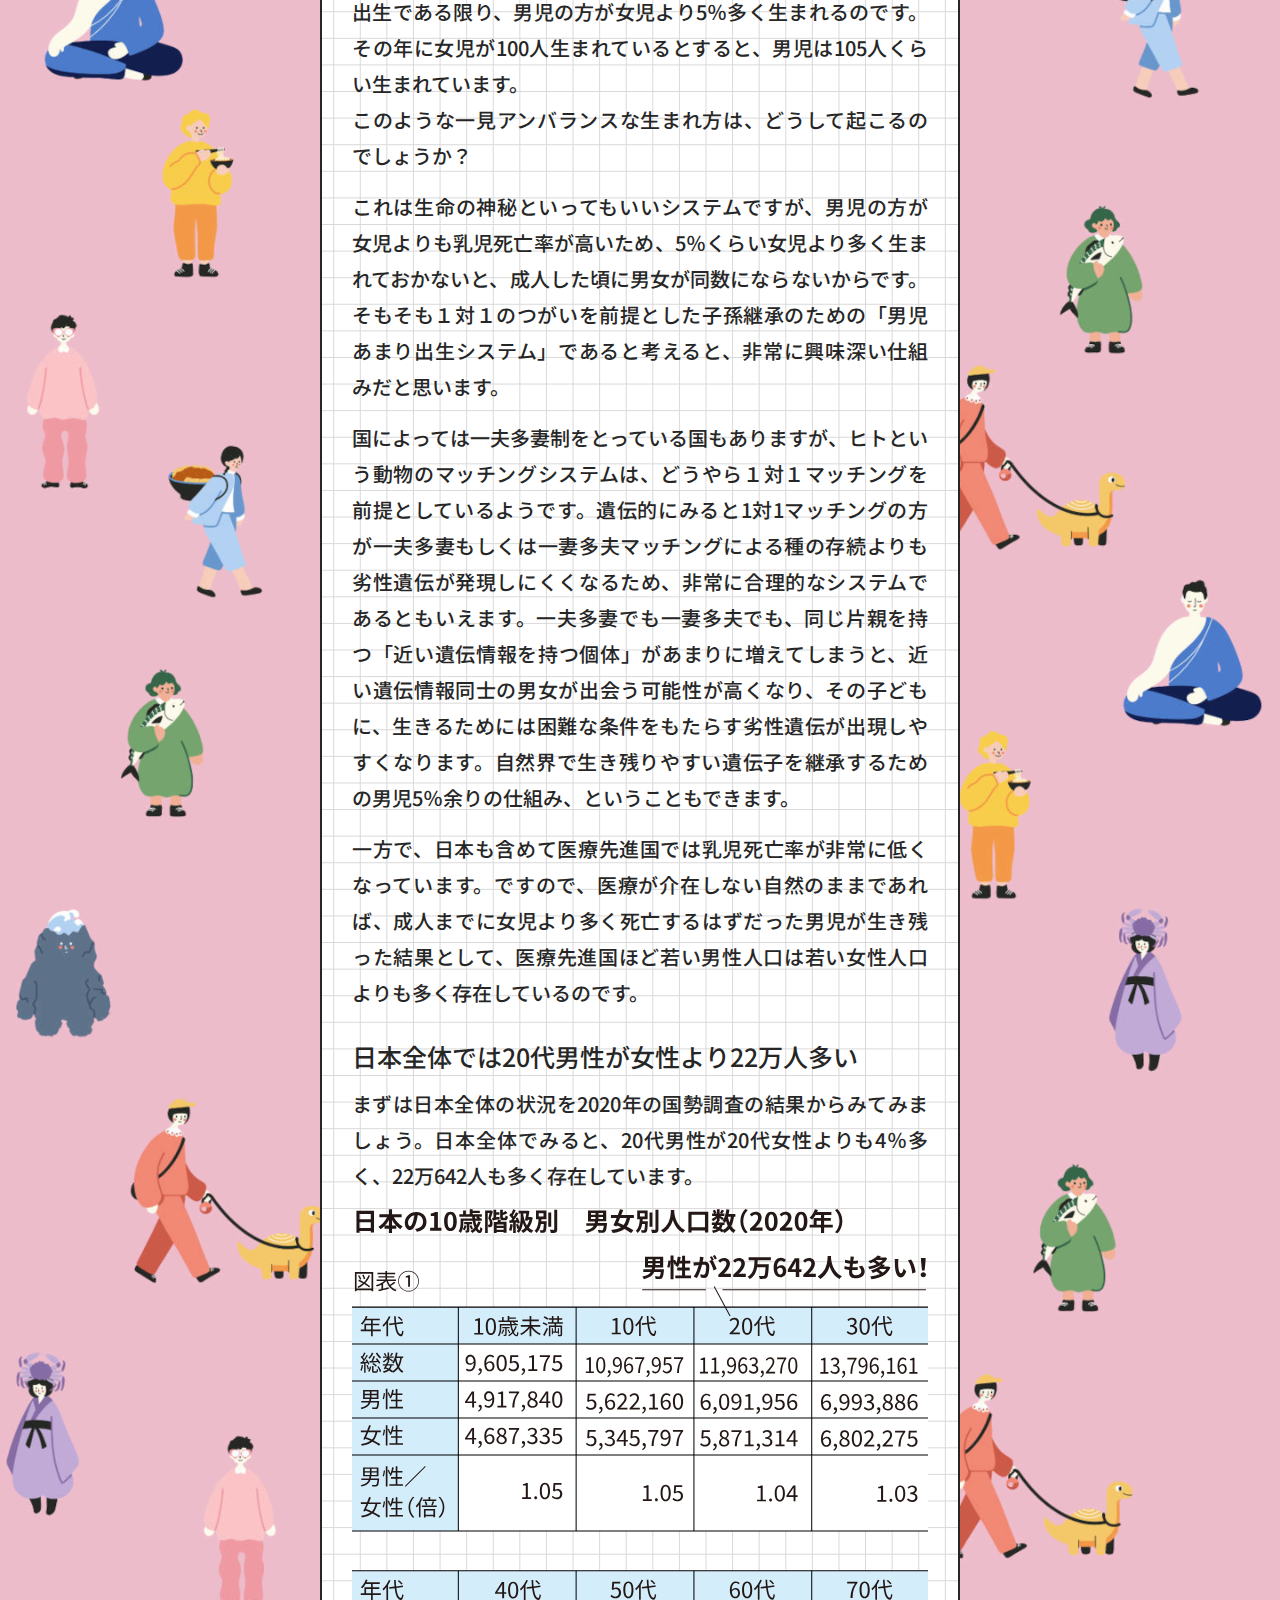
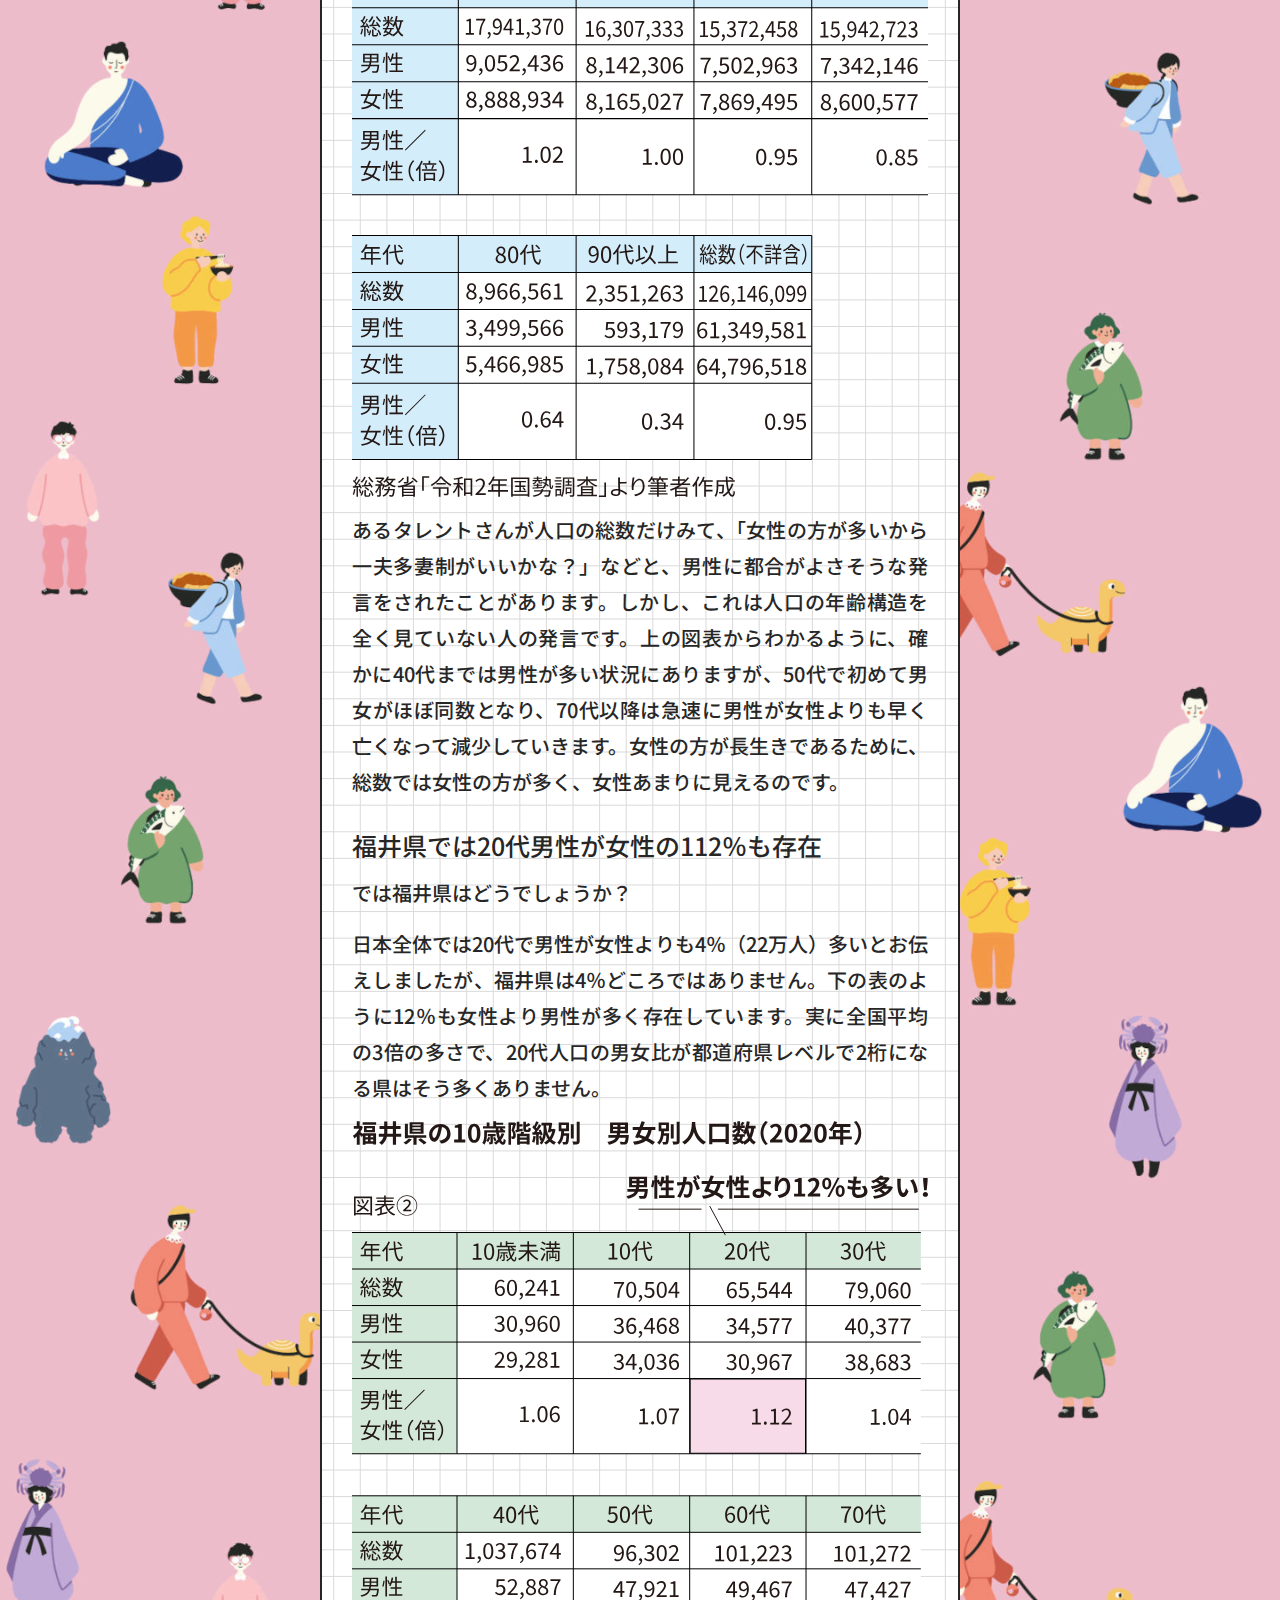
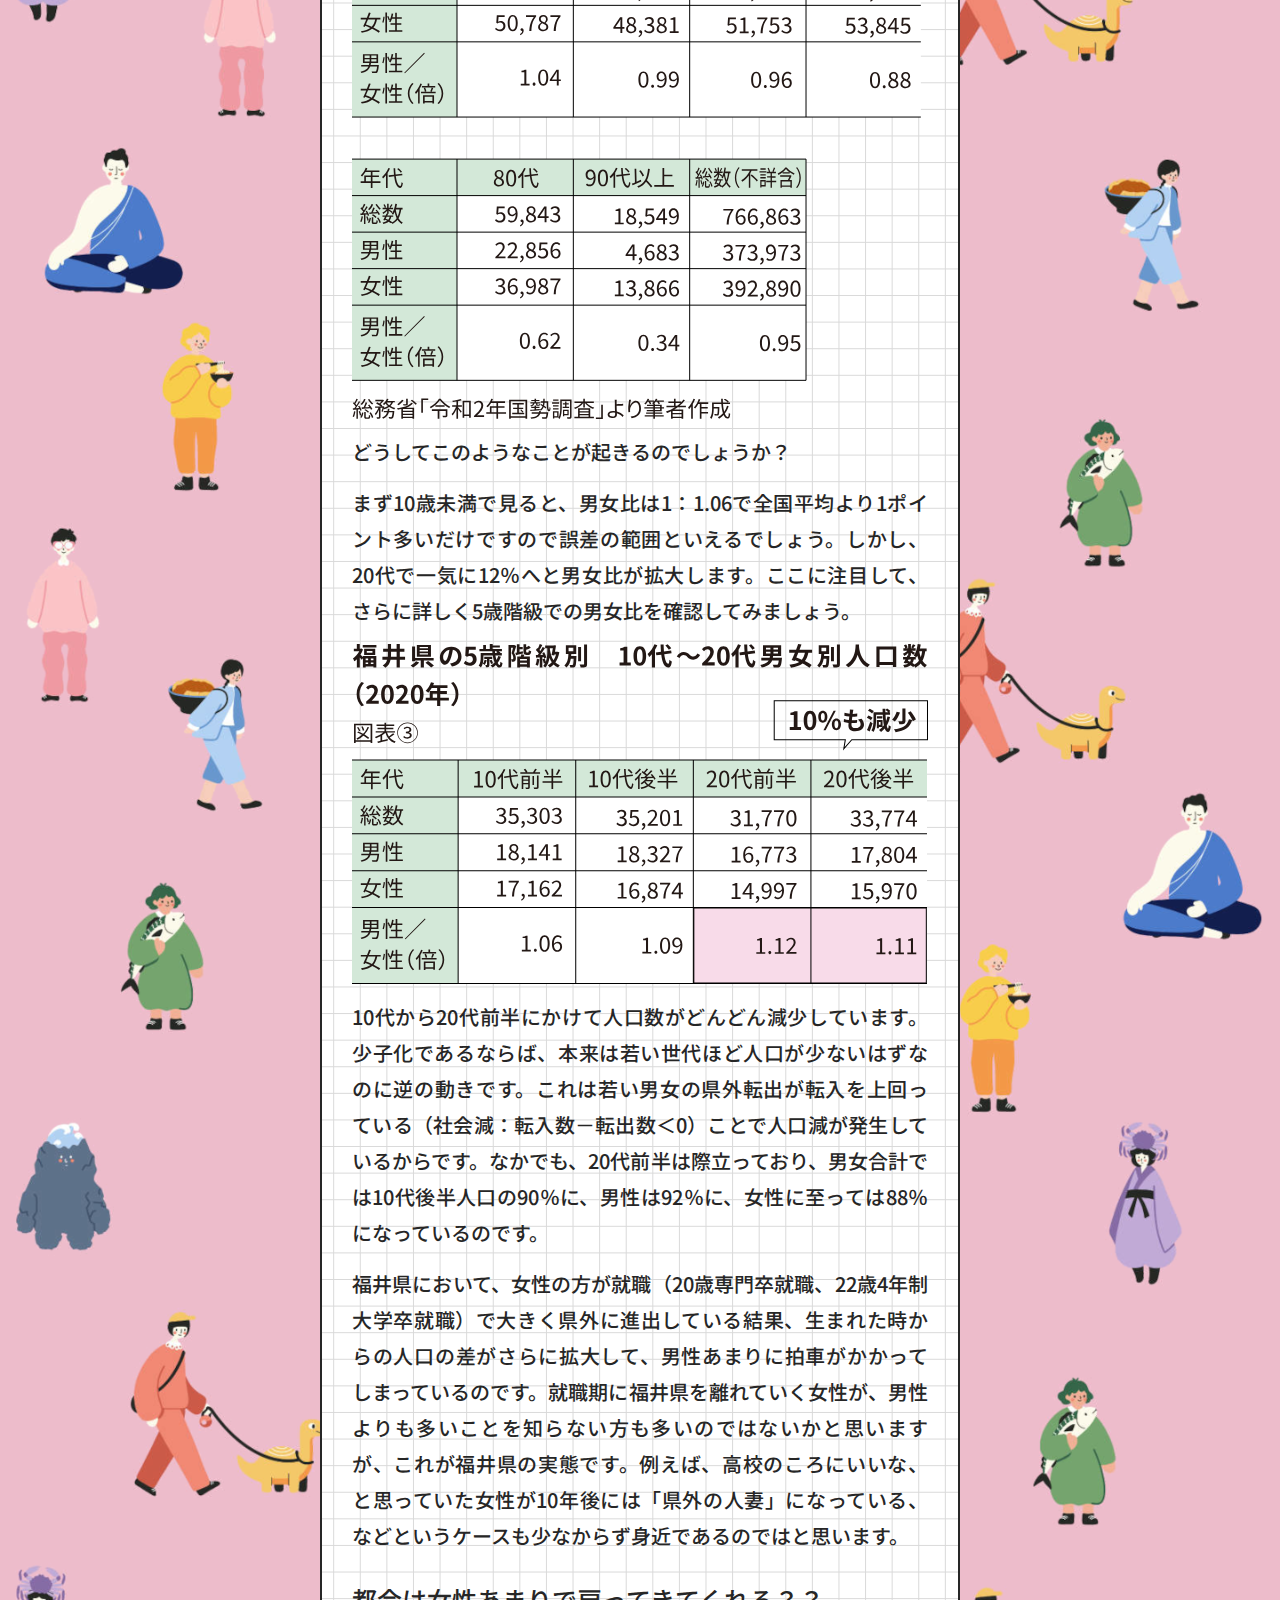
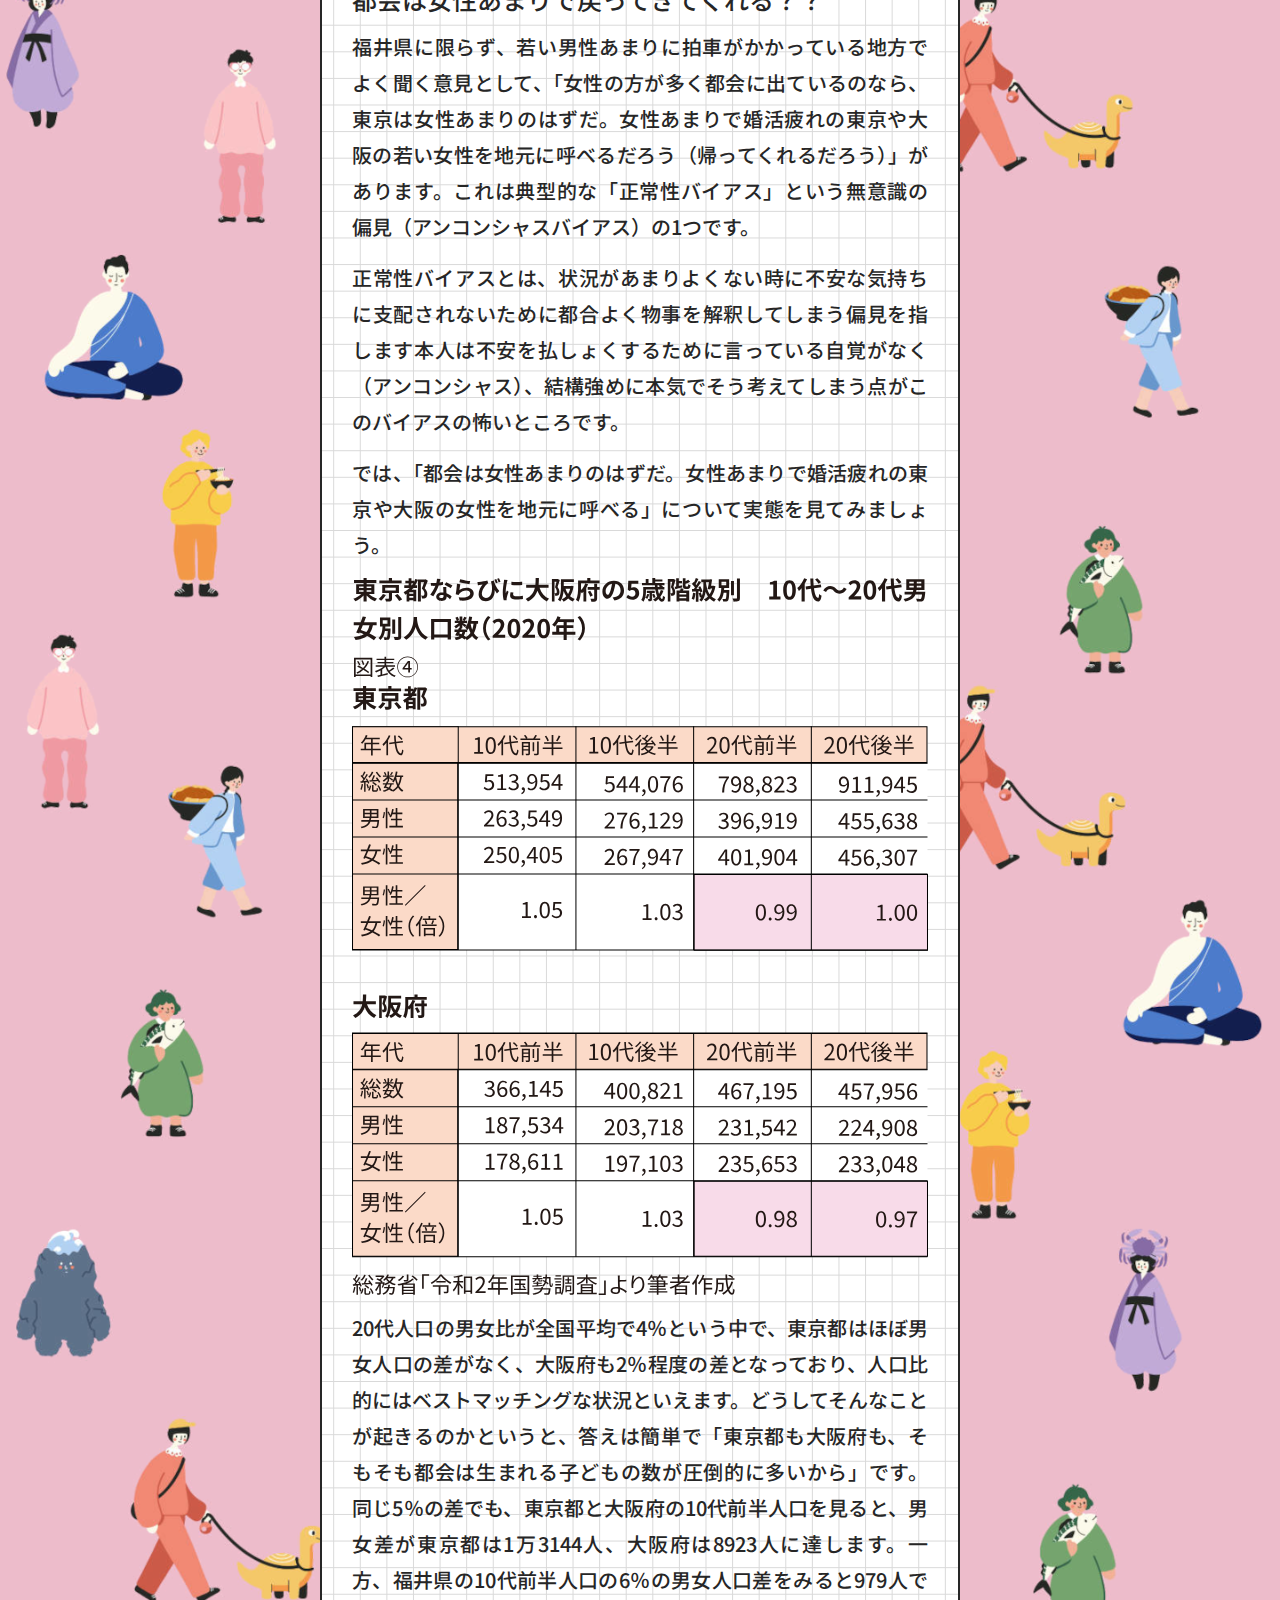
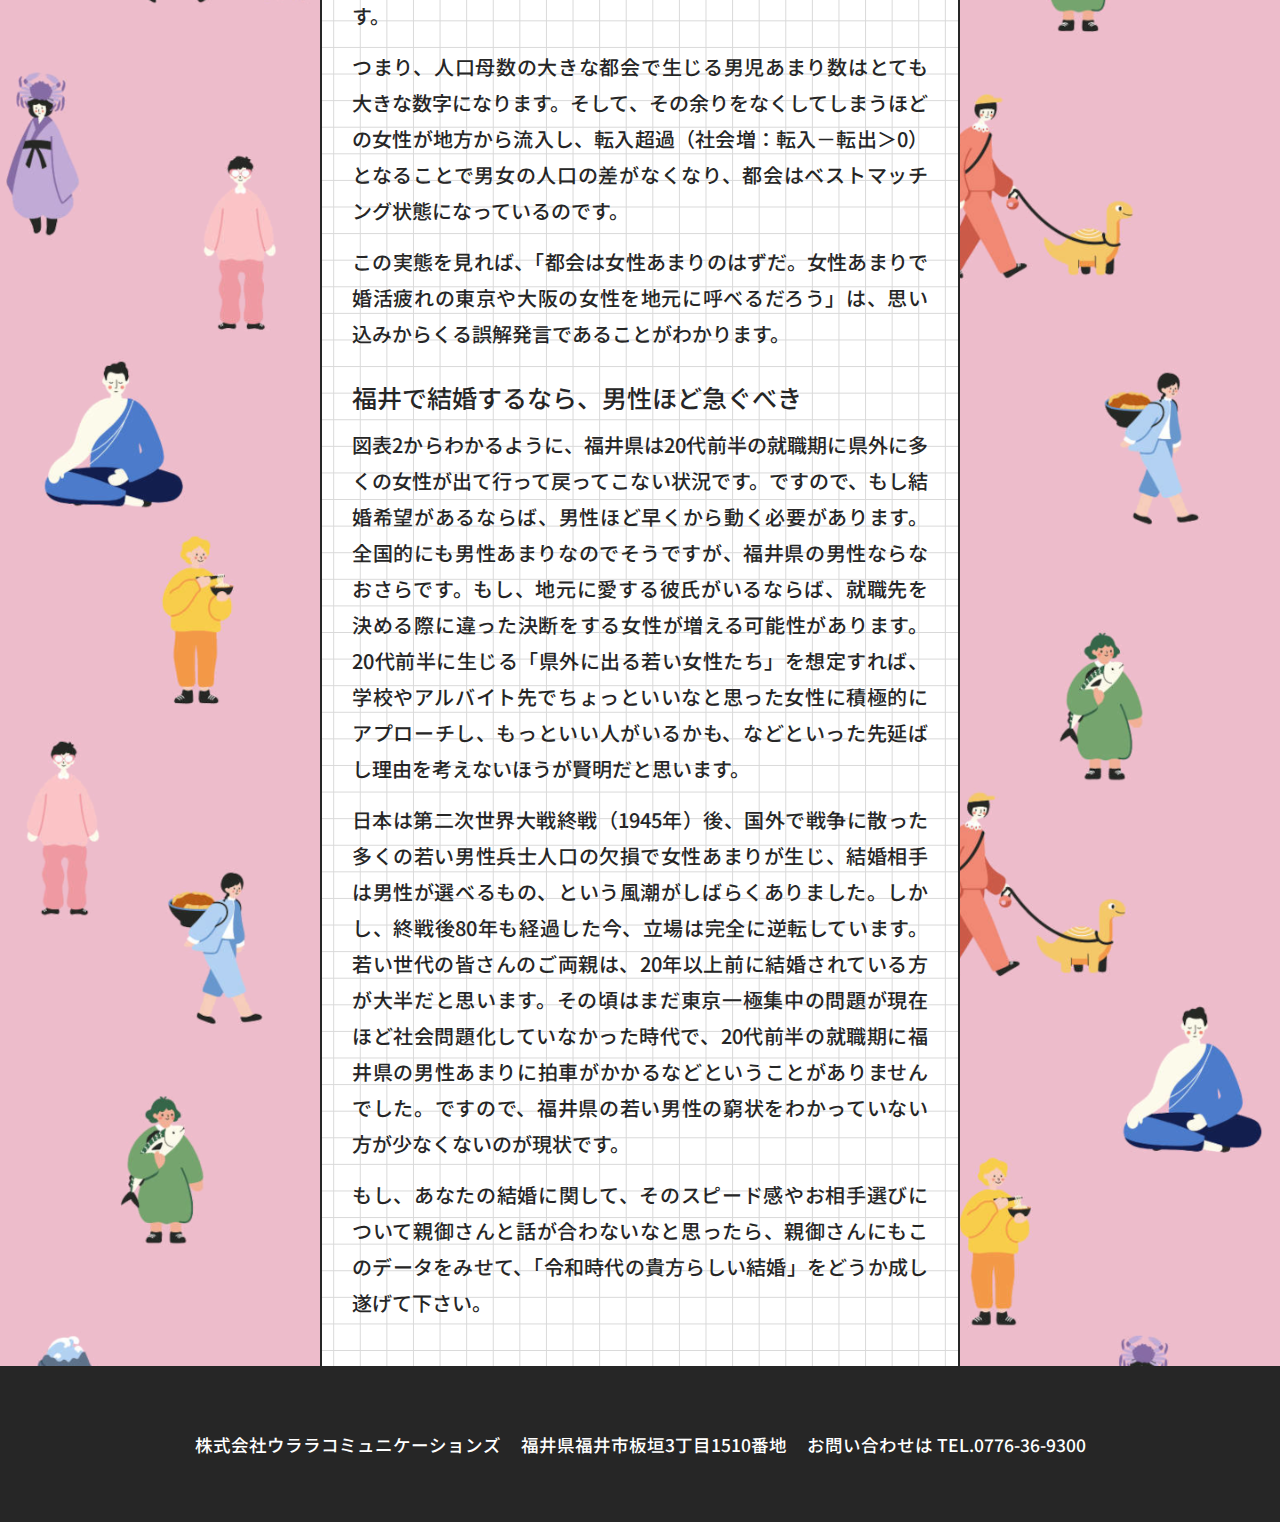
<file: column/column1/index.html>
<!DOCTYPE html>
<html>
  <head>
    <meta charset="utf-8">
    <meta name="viewport" content="width=device-width, initial-scale=1.0">
    <title>いま、福井県は未婚男性が余っている!? | データでみる結婚 | ノックノック ふくい恋愛診断の扉</title>
    <link rel="preconnect" href="https://fonts.googleapis.com">
    <link rel="preconnect" href="https://fonts.gstatic.com" crossorigin>
    <link href="https://fonts.googleapis.com/css2?family=Barlow+Condensed:wght@600&family=Noto+Sans+JP:wght@100..900&display=swap" rel="stylesheet">
    <link rel="stylesheet" href="../../style.css">
    <link rel="icon" href="../../favicon.ico">
  </head>
  <body>
    <div class="wrapper">
      <div class="container container--notepad">
        <header class="pageHeader">
          <h1 class="pageHeader__title pageHeader__title--notepad">
            <img src="../../assets/column1Heading.png" alt="いま、福井県は未婚男性が余っている!?">
          </h1>
        </header>
        <main class="pageMain">
          <h2 class="pageMain__heading">～令和時代の恋人探しは男性ほど急ぐべき～。福井県は特に「男性あまり」って知っていますか？</h2>
          <div class="pageMain__summaryWrap">
            <h3 class="pageMain__summaryLabel">
              <img src="../../assets/summaryLabel.png" alt="まとめ">
            </h3>
            <ul class="pageMain__summaryList">
              <li class="pageMain__summaryItem"><a href="#section01">赤ちゃんは男児が 5%多い</a></li>
              <li class="pageMain__summaryItem"><a href="#section02">福井県は 20 代女性の県外就職などで<br>男女比はさらに広がる</a></li>
              <li class="pageMain__summaryItem"><a href="#section03">特に男性は学生時代からの<br>積極的なアプローチが重要</a></li>
            </ul>
          </div>
          <p><img class="pageMain__graph" src="../../assets/column1Graph1.svg"></p>
          <h3 id="section01" class="pageMain__subHeading">生命の神秘「男児あまり出生システム」</h3>
          <p>意外と知られていないことですが、男性の赤ちゃんは女性の赤ちゃんよりも多く生まれます。これはヨーロッパ諸国でも、アメリカでも、中国でも、どこであっても、それがヒトという動物の出生である限り、男児の方が女児より5％多く生まれるのです。その年に女児が100人生まれているとすると、男児は105人くらい生まれています。
            <br>このような一見アンバランスな生まれ方は、どうして起こるのでしょうか？</p>
          <p>これは生命の神秘といってもいいシステムですが、男児の方が女児よりも乳児死亡率が高いため、5％くらい女児より多く生まれておかないと、成人した頃に男女が同数にならないからです。そもそも１対１のつがいを前提とした子孫継承のための「男児あまり出生システム」であると考えると、非常に興味深い仕組みだと思います。</p>
          <p>国によっては一夫多妻制をとっている国もありますが、ヒトという動物のマッチングシステムは、どうやら１対１マッチングを前提としているようです。遺伝的にみると1対1マッチングの方が一夫多妻もしくは一妻多夫マッチングによる種の存続よりも劣性遺伝が発現しにくくなるため、非常に合理的なシステムであるともいえます。一夫多妻でも一妻多夫でも、同じ片親を持つ「近い遺伝情報を持つ個体」があまりに増えてしまうと、近い遺伝情報同士の男女が出会う可能性が高くなり、その子どもに、生きるためには困難な条件をもたらす劣性遺伝が出現しやすくなります。<span class="pageMain__marker">自然界で生き残りやすい遺伝子を継承するための男児5％余りの仕組み</span>、ということもできます。</p>
          <p>一方で、日本も含めて医療先進国では乳児死亡率が非常に低くなっています。ですので、医療が介在しない自然のままであれば、成人までに女児より多く死亡するはずだった男児が生き残った結果として、医療先進国ほど若い男性人口は若い女性人口よりも多く存在しているのです。</p>
          <h3 class="pageMain__subHeading">日本全体では20代男性が女性より22万人多い</h3>
          <p>まずは日本全体の状況を2020年の国勢調査の結果からみてみましょう。日本全体でみると、20代男性が20代女性よりも4％多く、22万642人も多く存在しています。</p>
          <p><img class="pageMain__graph" src="../../assets/column1Graph2.svg"></p>
          <p>あるタレントさんが人口の総数だけみて、「女性の方が多いから一夫多妻制がいいかな？」などと、男性に都合がよさそうな発言をされたことがあります。しかし、これは人口の年齢構造を全く見ていない人の発言です。上の図表からわかるように、<span class="pageMain__marker">確かに40代までは男性が多い状況にありますが、50代で初めて男女がほぼ同数となり、70代以降は急速に男性が女性よりも早く亡くなって減少していきます</span>。女性の方が長生きであるために、総数では女性の方が多く、女性あまりに見えるのです。</p>
          <h3 id="section02" class="pageMain__subHeading">福井県では20代男性が女性の112％も存在</h3>
          <p>では福井県はどうでしょうか？</p>
          <p>日本全体では20代で男性が女性よりも4％（22万人）多いとお伝えしましたが、福井県は4％どころではありません。下の表のように<span class="pageMain__marker">12％も女性より男性が多く存在しています</span>。実に全国平均の3倍の多さで、20代人口の男女比が都道府県レベルで2桁になる県はそう多くありません。</p>
          <p><img class="pageMain__graph" src="../../assets/column1Graph3.svg"></p>
          <p>どうしてこのようなことが起きるのでしょうか？</p>
          <p>まず10歳未満で見ると、男女比は1：1.06で全国平均より1ポイント多いだけですので誤差の範囲といえるでしょう。<span class="pageMain__marker">しかし、20代で一気に12％へと男女比が拡大します</span>。ここに注目して、さらに詳しく5歳階級での男女比を確認してみましょう。</p>
          <p><img class="pageMain__graph" src="../../assets/column1Graph4.svg"></p>
          <p>10代から20代前半にかけて人口数がどんどん減少しています。少子化であるならば、本来は若い世代ほど人口が少ないはずなのに逆の動きです。これは若い男女の県外転出が転入を上回っている（社会減：転入数－転出数＜0）ことで人口減が発生しているからです。なかでも、20代前半は際立っており、男女合計では10代後半人口の90％に、男性は92％に、女性に至っては88％になっているのです。</p>
          <p>福井県において、女性の方が就職（20歳専門卒就職、22歳4年制大学卒就職）で大きく県外に進出している結果、生まれた時からの人口の差がさらに拡大して、男性あまりに拍車がかかってしまっているのです。<span class="pageMain__marker">就職期に福井県を離れていく女性が、男性よりも多いこと</span>を知らない方も多いのではないかと思いますが、これが福井県の実態です。例えば、高校のころにいいな、と思っていた女性が10年後には「県外の人妻」になっている、などというケースも少なからず身近であるのではと思います。</p>
          <h3 class="pageMain__subHeading">都会は女性あまりで戻ってきてくれる？？</h3>
          <p>福井県に限らず、若い男性あまりに拍車がかかっている地方でよく聞く意見として、「女性の方が多く都会に出ているのなら、東京は女性あまりのはずだ。女性あまりで婚活疲れの東京や大阪の若い女性を地元に呼べるだろう（帰ってくれるだろう）」があります。これは典型的な「正常性バイアス」という無意識の偏見（アンコンシャスバイアス）の1つです。</p>
          <p>正常性バイアスとは、状況があまりよくない時に不安な気持ちに支配されないために都合よく物事を解釈してしまう偏見を指します本人は不安を払しょくするために言っている自覚がなく（アンコンシャス）、結構強めに本気でそう考えてしまう点がこのバイアスの怖いところです。</p>
          <p>では、「都会は女性あまりのはずだ。女性あまりで婚活疲れの東京や大阪の女性を地元に呼べる」について実態を見てみましょう。</p>
          <p><img class="pageMain__graph" src="../../assets/column1Graph5.svg"></p>
          <p>20代人口の男女比が全国平均で4％という中で、東京都はほぼ男女人口の差がなく、大阪府も2％程度の差となっており、人口比的にはベストマッチングな状況といえます。どうしてそんなことが起きるのかというと、答えは簡単で「東京都も大阪府も、そもそも都会は生まれる子どもの数が圧倒的に多いから」です。同じ5％の差でも、東京都と大阪府の10代前半人口を見ると、男女差が東京都は1万3144人、大阪府は8923人に達します。一方、福井県の10代前半人口の6％の男女人口差をみると979人です。</p>
          <p>つまり、人口母数の大きな都会で生じる男児あまり数はとても大きな数字になります。<span class="pageMain__marker">そして、その余りをなくしてしまうほどの女性が地方から流入し、転入超過（社会増：転入－転出＞0）となることで男女の人口の差がなくなり、都会はベストマッチング状態になっている</span>のです。</p>
          <p>この実態を見れば、「都会は女性あまりのはずだ。女性あまりで婚活疲れの東京や大阪の女性を地元に呼べるだろう」は、思い込みからくる誤解発言であることがわかります。</p>
          <h3 id="section03" class="pageMain__subHeading">福井で結婚するなら、男性ほど急ぐべき</h3>
          <p>図表2からわかるように、<span class="pageMain__marker">福井県は20代前半の就職期に県外に多くの女性が出て行って戻ってこない状況です。ですので、もし結婚希望があるならば、男性ほど早くから動く必要があります。全国的にも男性あまりなのでそうですが、福井県の男性ならなおさらです。</span>もし、地元に愛する彼氏がいるならば、就職先を決める際に違った決断をする女性が増える可能性があります。20代前半に生じる「県外に出る若い女性たち」を想定すれば、学校やアルバイト先でちょっといいなと思った女性に積極的にアプローチし、もっといい人がいるかも、などといった先延ばし理由を考えないほうが賢明だと思います。</p>
          <p>日本は第二次世界大戦終戦（1945年）後、国外で戦争に散った多くの若い男性兵士人口の欠損で女性あまりが生じ、結婚相手は男性が選べるもの、という風潮がしばらくありました。しかし、終戦後80年も経過した今、立場は完全に逆転しています。若い世代の皆さんのご両親は、20年以上前に結婚されている方が大半だと思います。その頃はまだ東京一極集中の問題が現在ほど社会問題化していなかった時代で、20代前半の就職期に福井県の男性あまりに拍車がかかるなどということがありませんでした。ですので、福井県の若い男性の窮状をわかっていない方が少なくないのが現状です。</p>
          <p>もし、あなたの結婚に関して、そのスピード感やお相手選びについて親御さんと話が合わないなと思ったら、親御さんにもこのデータをみせて、「令和時代の貴方らしい結婚」をどうか成し遂げて下さい。</p>
        </main>
      </div>
    </div>
    <template id="drawerMenu">
      <h2 class="drawerMenu__siteBrand">
        <img src="../../assets/knok-knock.png" alt="KNOCK KNOCK">
      </h2>
      <a class="drawerMenu__mainLink" href="../../personality/">ふくい恋愛診断</a>
      <ul class="drawerMenu__primaryMenu">
        <li class="drawerMenu__item"><a href="../../">TOP</a></li>
        <li class="drawerMenu__item"><a href="../../matching/">安心できるマッチングアプリの使い方</a></li>
        <li class="drawerMenu__item"><a href="../../self-f/">女性のための自分磨き</a></li>
        <li class="drawerMenu__item"><a href="../../self-m/">男性のための自分磨き</a></li>
        <li class="drawerMenu__item"><a href="../../column/">データでみる結婚</a></li>
        <li class="drawerMenu__item"><a href="../../moneyplan/">結婚の不安を軽減するためのマネープラン</a></li>
        <li class="drawerMenu__item"><a href="../../support/">福井県の結婚応援制度</a></li>
        <li class="drawerMenu__item"><a href="../../privacy-policy">プライバシーポリシー</a></li>
      </ul>
      <a class="drawerMenu__subLink" href="../../consultation/">個別相談はコチラ</a>
      <div class="drawerMenu__copyright">
        <img src="../../assets/fukui-luv.png" alt="FUKUI LUV">
      </div>
    </template>
    <div class="floatingArea">
      <a class="floatingArea__button" href="../../matching/coupon/">
        <picture>
          <source srcset="../../assets/buttonCoupon_pc.png" media="(min-width: 900px)" type="image/png">
          <img src="../../assets/buttonCoupon_sp.png" alt="tapple 無料クーポンはこちら！">
        </picture>
      </a>
      <a class="floatingArea__button" href="../../consultation/">
        <picture>
          <source srcset="../../assets/buttonConsultation_pc.png" media="(min-width: 900px)" type="image/png">
          <img src="../../assets/buttonConsultation_sp.png" alt="個別相談はこちら！">
        </picture>
      </a>
    </div>
    <footer id="footer" class="footer">
      <small>株式会社ウララコミュニケーションズ</small>
      <small>福井県福井市板垣3丁目1510番地</small>
      <small>お問い合わせは TEL.0776-36-9300</small>
    </footer>
    <script src="../../init.js" type="module"></script>
  </body>
</html>
</file>
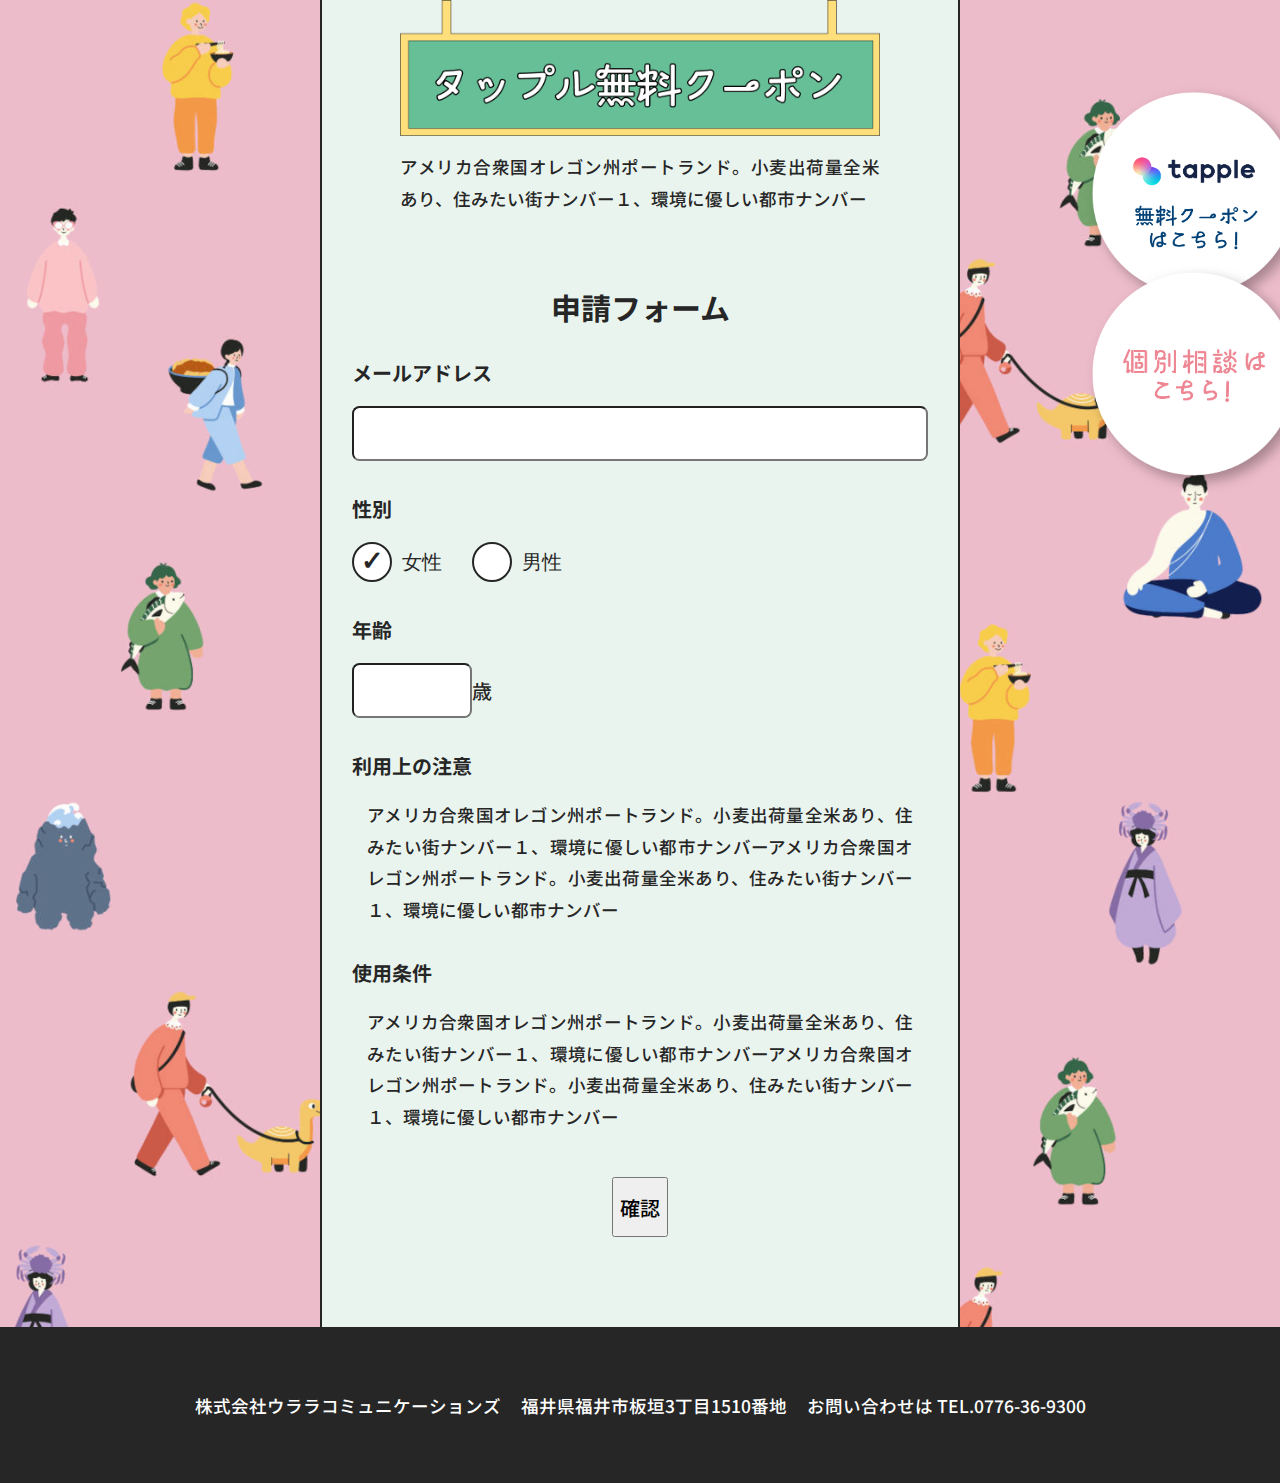
<file: matching/coupon/index.html>
<!DOCTYPE html>
<html>
  <head>
    <meta charset="utf-8">
    <meta name="viewport" content="width=device-width, initial-scale=1.0">
    <title>マッチングアプリの使い方 | ノックノック ふくい恋愛診断の扉</title>
    <link rel="preconnect" href="https://fonts.googleapis.com">
    <link rel="preconnect" href="https://fonts.gstatic.com" crossorigin>
    <link href="https://fonts.googleapis.com/css2?family=Barlow+Condensed:wght@600&family=Noto+Sans+JP:wght@100..900&display=swap" rel="stylesheet">
    <link rel="stylesheet" href="../../style.css">
    <link rel="icon" href="../../favicon.ico">
  </head>
  <body>
    <div class="wrapper">
      <div class="container container--eaf4ee">
        <header class="pageHeader pageHeader--coupon">
          <h1 class="pageHeader__title">
            <img src="../../assets/matchingCouponTitle.png" alt="タップル無料クーポン">
          </h1>
          <p class="pageHeader__desc">アメリカ合衆国オレゴン州ポートランド。小麦出荷量全米あり、住みたい街ナンバー１、環境に優しい都市ナンバー</p>
        </header>
        <main class="pageMain">
          <form class="form">
            <h2 class="form__title">申請フォーム</h2>
            <div class="form__component">
              <label class="form__label" for="youremail">メールアドレス</label>
              <input id="youremail" size="30" type="email" name="Email">
            </div>
            <div class="form__component">
              <div class="form__label">性別</div>
              <div class="form__radio">
                <label class="radio">
                  <input type="radio" name="gender" value="yes" checked>
                  <span class="radio__mark"></span>
                  女性
                </label>
                <label class="radio">
                  <input type="radio" name="gender" value="no">
                  <span class="radio__mark"></span>
                  男性
                </label>
              </div>
            </div>
            <div class="form__component">
              <label class="form__label" for="yourage">年齢</label>
              <input id="yourage" size="2" type="number" name="age">歳
            </div>
            <div class="form__label">利用上の注意</div>
            <p class="form__desc">アメリカ合衆国オレゴン州ポートランド。小麦出荷量全米あり、住みたい街ナンバー１、環境に優しい都市ナンバーアメリカ合衆国オレゴン州ポートランド。小麦出荷量全米あり、住みたい街ナンバー１、環境に優しい都市ナンバー</p>
            <div class="form__label">使用条件</div>
            <p class="form__desc">アメリカ合衆国オレゴン州ポートランド。小麦出荷量全米あり、住みたい街ナンバー１、環境に優しい都市ナンバーアメリカ合衆国オレゴン州ポートランド。小麦出荷量全米あり、住みたい街ナンバー１、環境に優しい都市ナンバー</p>
            <div class="form__buttons">
              <input type="submit" value="確認">
            </div>
          </form>
        </main>
      </div>
    </div>
    <div class="floatingArea">
      <a class="floatingArea__button" href="/matching/coupon/">
        <picture>
          <source srcset="../../assets/buttonCoupon_pc.png" media="(min-width: 900px)" type="image/png">
          <img src="../../assets/buttonCoupon_sp.png" alt="tapple 無料クーポンはこちら！">
        </picture>
      </a>
      <a class="floatingArea__button" href="/matching/consultation/">
        <picture>
          <source srcset="../../assets/buttonConsultation_pc.png" media="(min-width: 900px)" type="image/png">
          <img src="../../assets/buttonConsultation_sp.png" alt="個別相談はこちら！">
        </picture>
      </a>
    </div>
    <footer id="footer" class="footer">
      <small>株式会社ウララコミュニケーションズ</small>
      <small>福井県福井市板垣3丁目1510番地</small>
      <small>お問い合わせは TEL.0776-36-9300</small>
    </footer>
  </body>
</html>
</file>
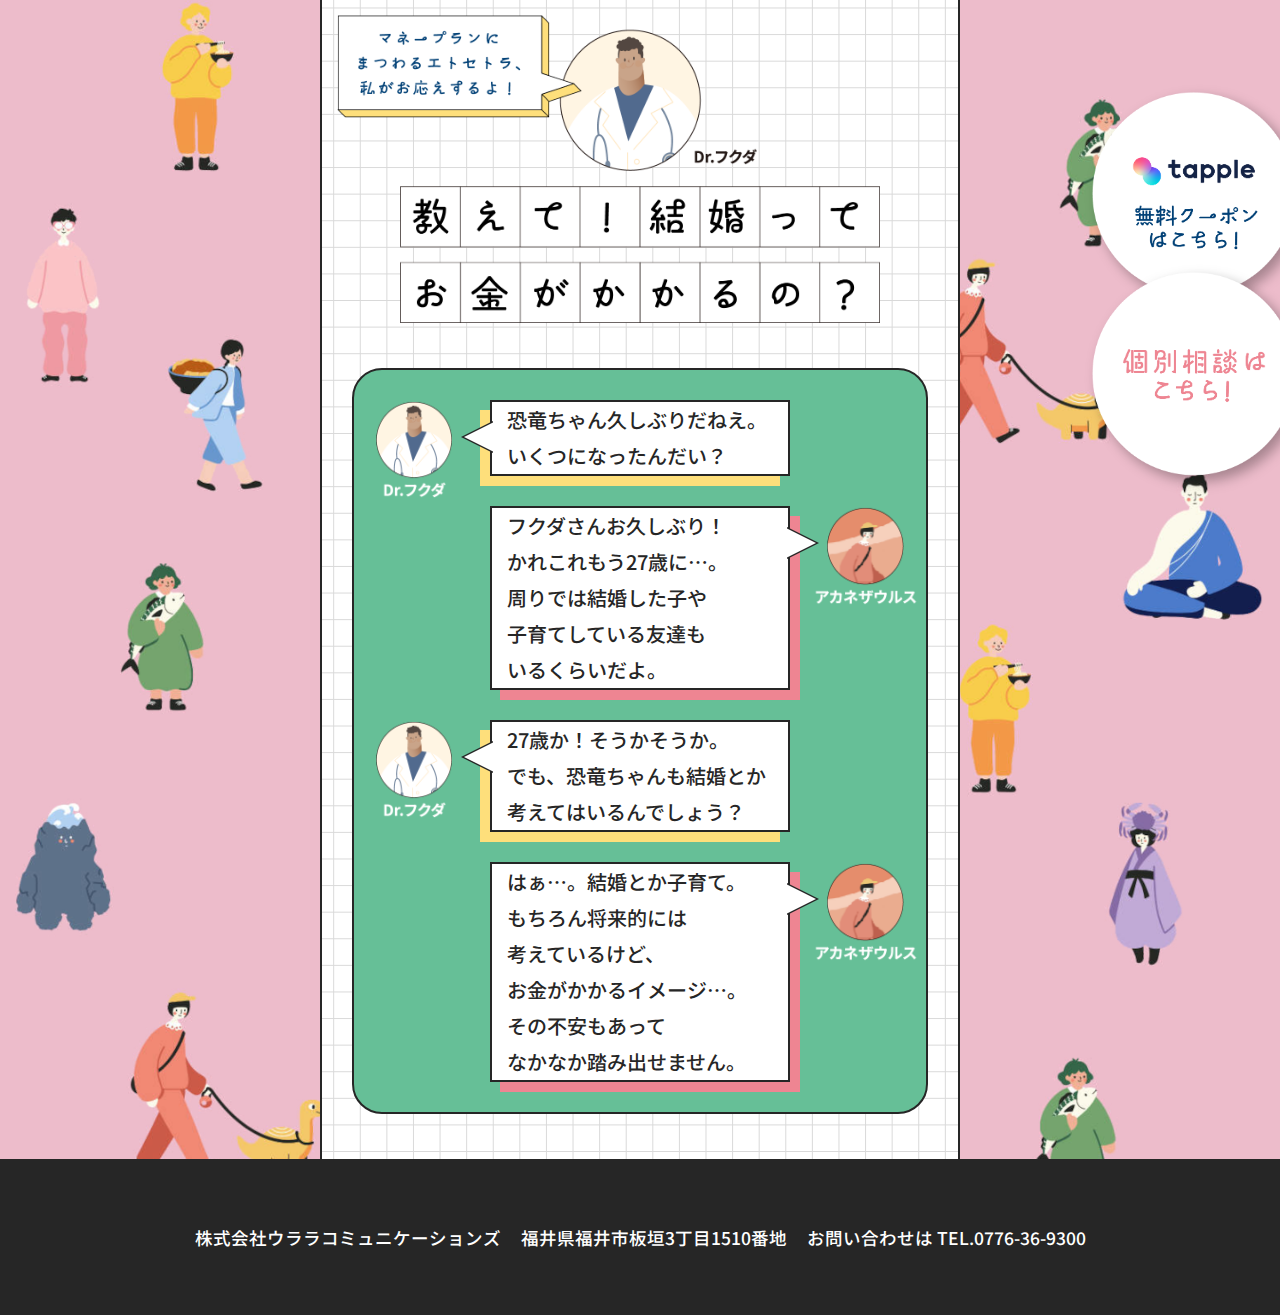
<file: moneyplan/chat01/index.html>
<!DOCTYPE html>
<html>
  <head>
    <meta charset="utf-8">
    <meta name="viewport" content="width=device-width, initial-scale=1.0">
    <title>教えて！結婚ってお金がかかるの？ | 未来設計のトリセツ | ノックノック ふくい恋愛診断の扉</title>
    <link rel="preconnect" href="https://fonts.googleapis.com">
    <link rel="preconnect" href="https://fonts.gstatic.com" crossorigin>
    <link href="https://fonts.googleapis.com/css2?family=Barlow+Condensed:wght@600&family=Noto+Sans+JP:wght@100..900&display=swap" rel="stylesheet">
    <link rel="stylesheet" href="../../style.css">
    <link rel="icon" href="../../favicon.ico">
  </head>
  <body>
    <div class="wrapper">
      <div class="container container--notepad">
        <header class="pageHeader">
          <figure class="pageHeader__figure">
            <img src="../../assets/moneyPlanDrFukuda.png" alt="マネープランにまつわるエトセトラ、私がお応えするよ！ (Dr.フクダ)">
          </figure>
          <h1 class="pageHeader__title">
            <img src="../../assets/moneyPlanTitle1.png" alt="教えて！結婚ってお金がかかるの？">
          </h1>
        </header>
        <main class="pageMain">
          <ul class="chat">
            <li class="chat__item chat__item--dr">
              <p class="chat__balloon chat__balloon--left">恐竜ちゃん久しぶりだねえ。
                <br>いくつになったんだい？</p>
            </li>
            <li class="chat__item chat__item--efa">
              <p class="chat__balloon chat__balloon--right">フクダさんお久しぶり！
                <br>かれこれもう27歳に…。
                <br>周りでは結婚した子や
                <br>子育てしている友達も
                <br>いるくらいだよ。</p>
            </li>
            <li class="chat__item chat__item--dr">
              <p class="chat__balloon chat__balloon--left">27歳か！そうかそうか。
                <br>でも、恐竜ちゃんも結婚とか
                <br>考えてはいるんでしょう？</p>
            </li>
            <li class="chat__item chat__item--efa">
              <p class="chat__balloon chat__balloon--right">はぁ…。結婚とか子育て。
                <br>もちろん将来的には
                <br>考えているけど、
                <br>お金がかかるイメージ…。
                <br>その不安もあって
                <br>なかなか踏み出せません。</p>
            </li>
          </ul>
        </main>
      </div>
    </div>
    <div class="floatingArea">
      <a class="floatingArea__button" href="/matching/coupon/">
        <picture>
          <source srcset="../../assets/buttonCoupon_pc.png" media="(min-width: 900px)" type="image/png">
          <img src="../../assets/buttonCoupon_sp.png" alt="tapple 無料クーポンはこちら！">
        </picture>
      </a>
      <a class="floatingArea__button" href="/consultation/">
        <picture>
          <source srcset="../../assets/buttonConsultation_pc.png" media="(min-width: 900px)" type="image/png">
          <img src="../../assets/buttonConsultation_sp.png" alt="個別相談はこちら！">
        </picture>
      </a>
    </div>
    <footer id="footer" class="footer">
      <small>株式会社ウララコミュニケーションズ</small>
      <small>福井県福井市板垣3丁目1510番地</small>
      <small>お問い合わせは TEL.0776-36-9300</small>
    </footer>
    <script src="../../init.js" type="module"></script>
  </body>
</html>
</file>
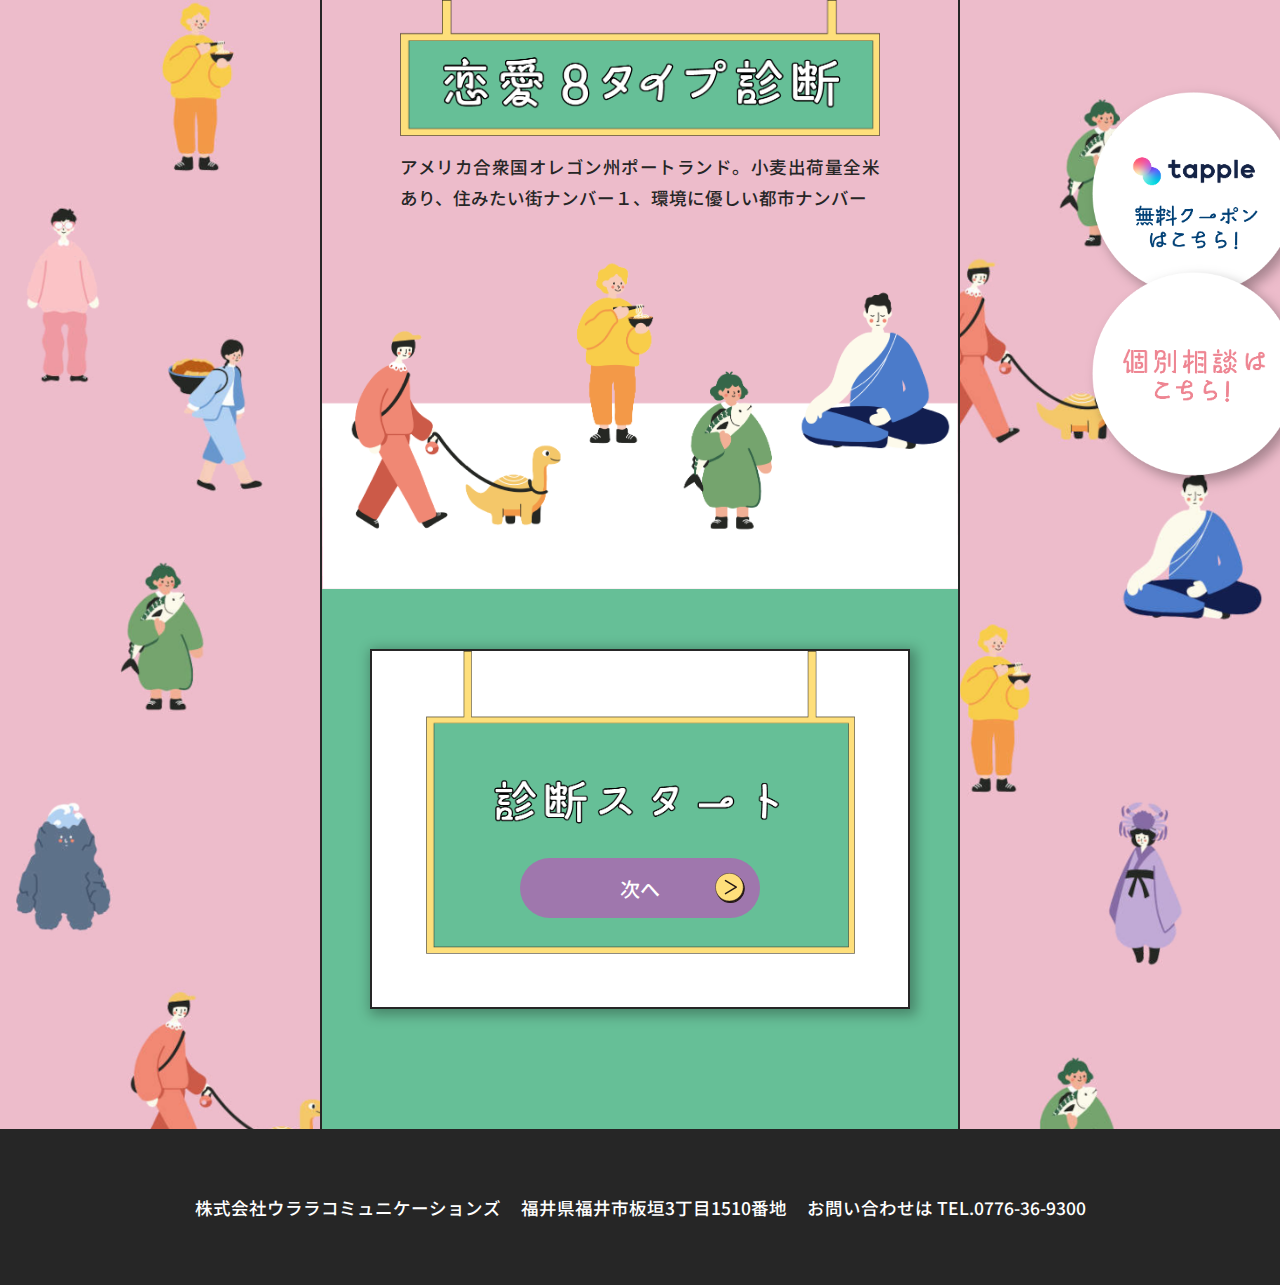
<file: personality/result/index.html>
<!DOCTYPE html>
<html>
  <head>
    <meta charset="utf-8">
    <meta name="viewport" content="width=device-width, initial-scale=1.0">
    <title>Starter Template</title>
    <link rel="preconnect" href="https://fonts.googleapis.com">
    <link rel="preconnect" href="https://fonts.gstatic.com" crossorigin>
    <link href="https://fonts.googleapis.com/css2?family=Barlow+Condensed:wght@600&family=Noto+Sans+JP:wght@100..900&display=swap" rel="stylesheet">
    <link rel="stylesheet" href="../../style.css">
    <link rel="icon" href="../../favicon.ico">
  </head>
  <body>
    <div class="wrapper">
      <div class="container">
        <header class="pageHeader">
          <h1 class="pageHeader__title">
            <img src="../../assets/personalityResultTitle.png" alt="診断結果">
          </h1>
          <p class="pageHeader__desc">アメリカ合衆国オレゴン州ポートランド。小麦出荷量全米あり、住みたい街ナンバー１、環境に優しい都市ナンバー</p>
        </header>
        <main id="result" class="personalityResult">
          <div id="type_efa">
            <div class="personalityResult__main">
              <h2 class="personalityResult__name">アカネザウルス</h2>
              <p class="personalityResult__subName">AKANESAURUS</p>
              <figure class="personalityResult__image">
                <img src="../../assets/type_efa.jpg" alt="アカネザウルスイメージ">
              </figure>
              <p class="personalityResult__lead">
                <img src="../../assets/lead_efa.png" alt="ピュアなココロで男ごころをくすぐる。">
              </p>
              <p class="personalityResult__content">アメリカ合衆国オレゴン州ポートランド。小麦出荷量全米あり、住みたい街ナンバー１、環境に優しい都市ナンバーアメリカ合衆国オレゴン州ポートランド。小麦出荷量全米あり、住みたい街ナンバー１、環境に優しい都市ナンバーアメリカ合衆国オレゴン州ポートランド。小麦出荷量全米あり、住みたい街ナンバー１、環境に優しい</p>
              <div class="personalityResult__row">
                <div class="personalityResult__col">
                  <h4 class="personalityResult__headline">長所</h4>
                  <ul class="personalityResult__list">
                    <li class="personalityResult__listItem">・感情表現がストレート</li>
                    <li class="personalityResult__listItem">・ポジティブで明るい</li>
                    <li class="personalityResult__listItem">・恋に一直線で行動力がある</li>
                    <li class="personalityResult__listItem">・相手を全力で思いやれる</li>
                    <li class="personalityResult__listItem">・素直で裏表がない</li>
                  </ul>
                </div>
                <div class="personalityResult__col">
                  <h4 class="personalityResult__headline">短所</h4>
                  <ul class="personalityResult__list">
                    <li class="personalityResult__listItem">・空回りしやすい</li>
                    <li class="personalityResult__listItem">・熱量が重く感じられることも</li>
                    <li class="personalityResult__listItem">・自分の気持ちを優先しがち</li>
                    <li class="personalityResult__listItem">・距離感が近すぎて引かれる場合あり</li>
                    <li class="personalityResult__listItem">・恋愛以外が見えなくなることも</li>
                  </ul>
                </div>
              </div>
            </div>
            <aside class="personalityResult__aside">
              <h3 class="personalityResult__subHeading">そんなあなたにおすすめのコラム</h3>
              <div class="personalityResult__banner personalityResult__banner--blue">

              </div>
              <div class="personalityResult__banner personalityResult__banner--green">
                
              </div>
              <h3 class="personalityResult__subHeading">あなたと相性の良いタイプ</h3>
              <div class="personalityResult__row">
                <div class="personalityResult__col">
                  <figure class="personalityResult__clipImage">
                    <img src="../../assets/clip_efa.png" alt="アカネザウルスイメージ">
                    <img class="personalityResult__hearts" src="../../assets/heart_max.png" alt="ハート5つ">
                  </figure>
                  <h4 class="personalityResult__name personalityResult__name--aside">アカネザウルス</h4>
                  <p class="personalityResult__subName personalityResult__subName--aside">AKANESAURUS</p>
                  <p class="personalityResult__content personalityResult__content--aside">アメリカ合衆国オレゴン州ポートランド。小麦出荷量全米あり、住みたい街ナンバー１、環境に優しい都市ナン</p>
                  <p class="personalityResult__viewmore"><a href="#">VIEW MORE</a></p>
                </div>
                <div class="personalityResult__col">
                  <figure class="personalityResult__clipImage">
                    <img src="../../assets/clip_itp.png" alt="アカネザウルスイメージ">
                    <img class="personalityResult__hearts" src="../../assets/heart_max.png" alt="ハート5つ">
                  </figure>
                  <h4 class="personalityResult__name personalityResult__name--aside">アカネザウルス</h4>
                  <p class="personalityResult__subName personalityResult__subName--aside">AKANESAURUS</p>
                  <p class="personalityResult__content personalityResult__content--aside">アメリカ合衆国オレゴン州ポートランド。小麦出荷量全米あり、住みたい街ナンバー１、環境に優しい都市ナン</p>
                  <p class="personalityResult__viewmore"><a href="#">VIEW MORE</a></p>
                </div>
              </div>
            </aside>
          </div>
        </main>
        <aside class="personalityTypes">
          <div class="personalityTypes__header">
            <div class="personalityTypes__headerInner">
              <h2 class="personalityTypes__heading">
                <img src="../../assets/personality8TypesHeading.png" alt="恋愛8タイプ">
              </h2>
              <p class="personalityTypes__desc">アメリカ合衆国オレゴン州ポートランド。小麦出荷量全米あり、住みたい街ナンバー１、環境に優しい</p>
            </div>
            <div class="personalityTypes__headerBg"></div>
          </div>
          <div class="personalityTypes__body">
            <div class="personalityTypes__row">
              <div class="personalityTypes__col">
                <figure class="personalityTypes__clipImage">
                  <img src="../../assets/clip_efa.png" alt="アカネザウルスイメージ">
                </figure>
                <h4 class="personalityTypes__name">アカネザウルス</h4>
                <p class="personalityTypes__subName">AKANESAURUS</p>
                <p class="personalityTypes__content">アメリカ合衆国オレゴン州ポートランド。小麦出荷量全米あり、</p>
                <p class="personalityTypes__viewmore"><a href="#">VIEW MORE</a></p>
              </div>
              <div class="personalityTypes__col">
                <figure class="personalityTypes__clipImage">
                  <img src="../../assets/clip_efp.png" alt="アカネザウルスイメージ">
                </figure>
                <h4 class="personalityTypes__name">アカネザウルス</h4>
                <p class="personalityTypes__subName">AKANESAURUS</p>
                <p class="personalityTypes__content">アメリカ合衆国オレゴン州ポートランド。小麦出荷量全米あり、</p>
                <p class="personalityTypes__viewmore"><a href="#">VIEW MORE</a></p>
              </div>
              <div class="personalityTypes__col">
                <figure class="personalityTypes__clipImage">
                  <img src="../../assets/clip_eta.png" alt="アカネザウルスイメージ">
                </figure>
                <h4 class="personalityTypes__name">アカネザウルス</h4>
                <p class="personalityTypes__subName">AKANESAURUS</p>
                <p class="personalityTypes__content">アメリカ合衆国オレゴン州ポートランド。小麦出荷量全米あり、</p>
                <p class="personalityTypes__viewmore"><a href="#">VIEW MORE</a></p>
              </div>
              <div class="personalityTypes__col">
                <figure class="personalityTypes__clipImage">
                  <img src="../../assets/clip_etp.png" alt="アカネザウルスイメージ">
                </figure>
                <h4 class="personalityTypes__name">アカネザウルス</h4>
                <p class="personalityTypes__subName">AKANESAURUS</p>
                <p class="personalityTypes__content">アメリカ合衆国オレゴン州ポートランド。小麦出荷量全米あり、</p>
                <p class="personalityTypes__viewmore"><a href="#">VIEW MORE</a></p>
              </div>
              <div class="personalityTypes__col">
                <figure class="personalityTypes__clipImage">
                  <img src="../../assets/clip_ifa.png" alt="アカネザウルスイメージ">
                </figure>
                <h4 class="personalityTypes__name">アカネザウルス</h4>
                <p class="personalityTypes__subName">AKANESAURUS</p>
                <p class="personalityTypes__content">アメリカ合衆国オレゴン州ポートランド。小麦出荷量全米あり、</p>
                <p class="personalityTypes__viewmore"><a href="#">VIEW MORE</a></p>
              </div>
              <div class="personalityTypes__col">
                <figure class="personalityTypes__clipImage">
                  <img src="../../assets/clip_ifp.png" alt="アカネザウルスイメージ">
                </figure>
                <h4 class="personalityTypes__name">アカネザウルス</h4>
                <p class="personalityTypes__subName">AKANESAURUS</p>
                <p class="personalityTypes__content">アメリカ合衆国オレゴン州ポートランド。小麦出荷量全米あり、</p>
                <p class="personalityTypes__viewmore"><a href="#">VIEW MORE</a></p>
              </div>
              <div class="personalityTypes__col">
                <figure class="personalityTypes__clipImage">
                  <img src="../../assets/clip_ita.png" alt="アカネザウルスイメージ">
                </figure>
                <h4 class="personalityTypes__name">アカネザウルス</h4>
                <p class="personalityTypes__subName">AKANESAURUS</p>
                <p class="personalityTypes__content">アメリカ合衆国オレゴン州ポートランド。小麦出荷量全米あり、</p>
                <p class="personalityTypes__viewmore"><a href="#">VIEW MORE</a></p>
              </div>
              <div class="personalityTypes__col">
                <figure class="personalityTypes__clipImage">
                  <img src="../../assets/clip_itp.png" alt="アカネザウルスイメージ">
                </figure>
                <h4 class="personalityTypes__name">アカネザウルス</h4>
                <p class="personalityTypes__subName">AKANESAURUS</p>
                <p class="personalityTypes__content">アメリカ合衆国オレゴン州ポートランド。小麦出荷量全米あり、</p>
                <p class="personalityTypes__viewmore"><a href="#">VIEW MORE</a></p>
              </div>
            </div>
          </div>
        </aside>
      </div>
    </div>
    <footer id="footer" class="footer">
      <small>株式会社ウララコミュニケーションズ</small>
      <small>福井県福井市板垣3丁目1510番地</small>
      <small>お問い合わせは TEL.0776-36-9300</small>
    </footer>
    <script type="module">
      import PersonalityResult from '../../js/personalityResult.js';
      new PersonalityResult();
    </script>
  </body>
</html>
</file>
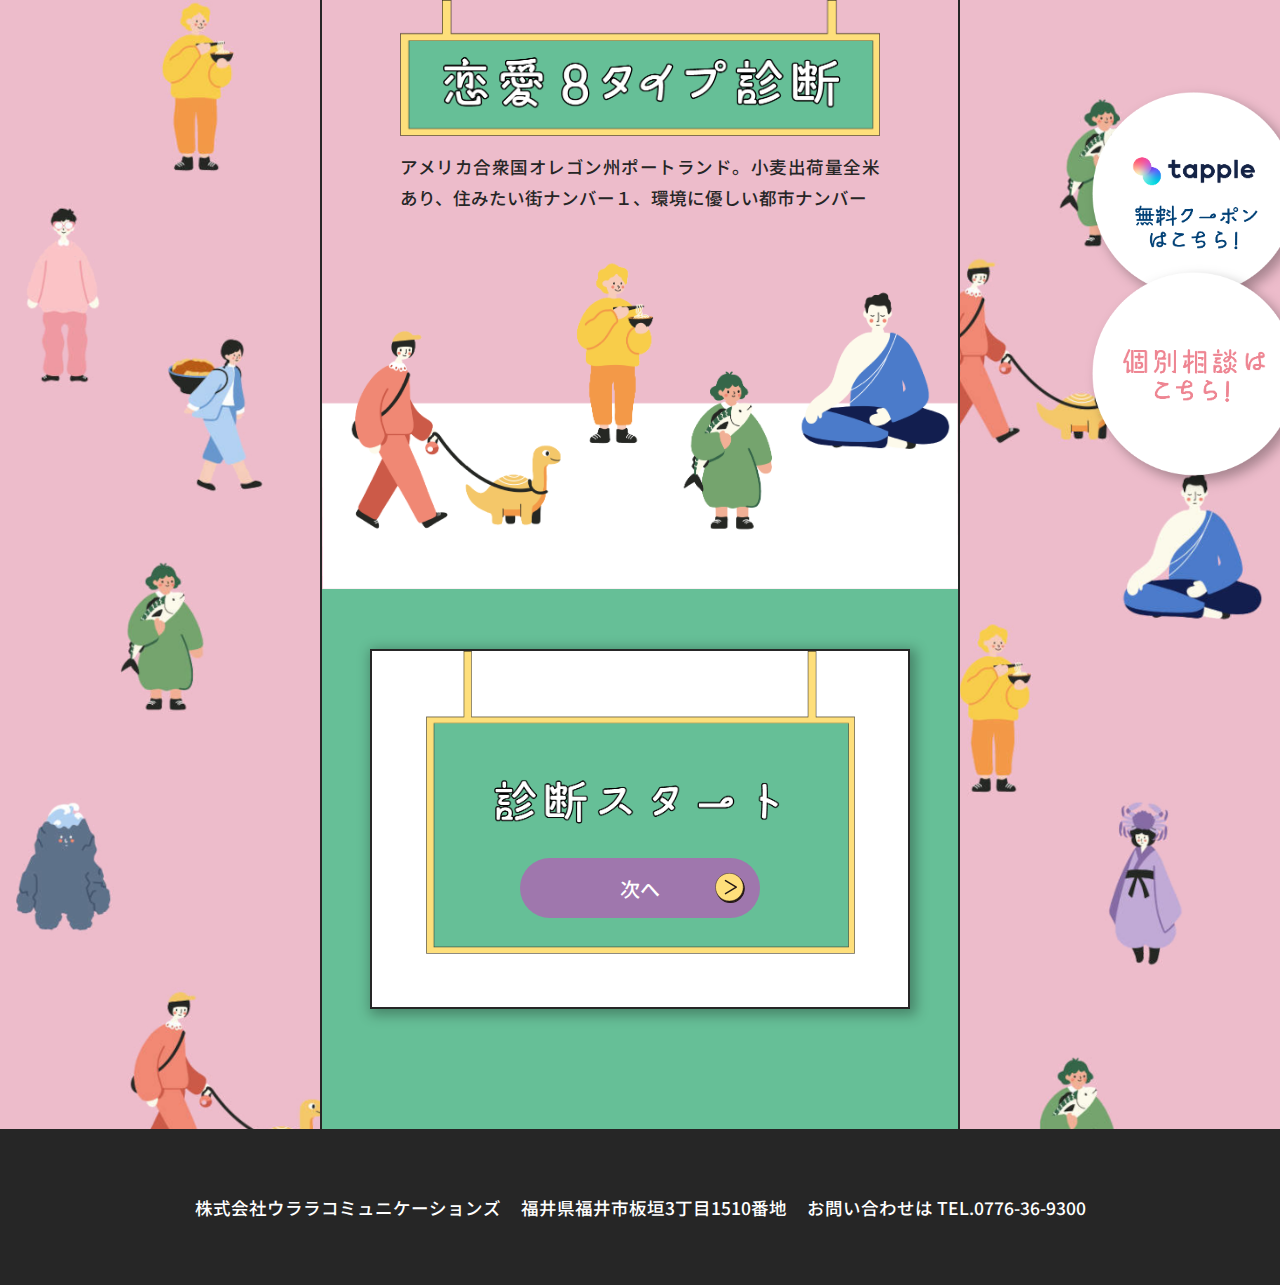
<file: personality/debug.html>
<!DOCTYPE html>
<html>
  <head>
    <meta charset="utf-8">
    <meta name="viewport" content="width=device-width, initial-scale=1.0">
    <title>デバッグ | 恋愛8タイプ診断 | ノックノック ふくい恋愛診断の扉</title>
    <link rel="preconnect" href="https://fonts.googleapis.com">
    <link rel="preconnect" href="https://fonts.gstatic.com" crossorigin>
    <link href="https://fonts.googleapis.com/css2?family=Barlow+Condensed:wght@600&family=Noto+Sans+JP:wght@100..900&display=swap" rel="stylesheet">
    <link rel="stylesheet" href="../style.css">
    <link rel="icon" href="../favicon.ico">
  </head>
  <body>
    <div class="wrapper">
      <div class="container">
        <header class="pageHeader pageHeader--personality">
          <h1 class="pageHeader__title">
            <img src="../assets/personalityTitle.png" alt="恋愛8タイプ診断">
          </h1>
          <p class="pageHeader__desc">アメリカ合衆国オレゴン州ポートランド。小麦出荷量全米あり、住みたい街ナンバー１、環境に優しい都市ナンバー</p>
        </header>
        <main id="test" class="personalityTest">
          <div class="personalityTest__main personalityTest__main--start" data-index="0">
            <button class="personalityTest__button" type="button">次へ</button> 
          </div>
          <div class="personalityTest__main personalityTest__main--result personalityTest__main--collapse" data-index="9">
            <p class="personalityTest__result"></p>
          </div>
          <template id="template">
            <div class="personalityTest__main">
              <p class="personalityTest__content"></p>
              <form class="personalityTest__form">
                <label class="radio">
                  <input type="radio" value="yes" checked>
                  <span class="radio__mark"></span>
                  そう思う
                </label>
                <label class="radio">
                  <input type="radio" value="no">
                  <span class="radio__mark"></span>
                  そう思わない
                </label>
              </form>
              <button class="personalityTest__button" type="button">次へ</button> 
            </div>
          </template>
        </main>
      </div>
    </div>
    <div class="floatingArea">
      <a class="floatingArea__button" href="/matching/coupon/">
        <picture>
          <source srcset="../assets/buttonCoupon_pc.png" media="(min-width: 900px)" type="image/png">
          <img src="../assets/buttonCoupon_sp.png" alt="tapple 無料クーポンはこちら！">
        </picture>
      </a>
      <a class="floatingArea__button" href="/consultation/">
        <picture>
          <source srcset="../assets/buttonConsultation_pc.png" media="(min-width: 900px)" type="image/png">
          <img src="../assets/buttonConsultation_sp.png" alt="個別相談はこちら！">
        </picture>
      </a>
    </div>
    <footer id="footer" class="footer">
      <small>株式会社ウララコミュニケーションズ</small>
      <small>福井県福井市板垣3丁目1510番地</small>
      <small>お問い合わせは TEL.0776-36-9300</small>
    </footer>
    <script src="../init.js" type="module"></script>
  </body>
</html>
</file>
<file: style.css>
@charset "UTF-8";
/**
 * Style.css
 * このファイルは QWEL Project の一部です。
 * Part of the QWEL Project © QWEL.DESIGN 2025
 * Licensed under GPL v3 – see https://qwel.design/
 */
/**
 * Root
 */
:root {
  --color--darkest: #262626;
  --color--darkest--active: #595959;
  --color--darker: #4d4d4d;
  --color--darker--active: gray;
  --color--dark: #808080;
  --color--dark--active: #b3b3b3;
  --color--light: #b3b3b3;
  --color--light--active: rgb(169.74, 137.26, 137.26);
  --color--lighter: #d9d9d9;
  --color--lighter--active: rgb(201.66, 181.34, 181.34);
  --color--lightest: #ffffff;
  --color--lightest--active: rgb(229.5, 229.5, 229.5);
  --color--primary: #edbccb;
  --color--primary--active: rgb(237.08, 136.92, 155.8958911565);
  --color--secondary: #66bf97;
  --color--secondary--active: rgb(52.0132718894, 189.9867281106, 144.0730892145);
  --color--tertiary: #9f77ad;
  --color--tertiary--active: rgb(203.9174311927, 182.6330275229, 211.3669724771);
  --container-width--sm: 37.5rem;
  --container-width--md: 56.25rem;
  --container-width--lg: 75rem;
  --container-pad--sm: 0.75rem;
  --container-pad--md: clamp(0.75rem, 2%, 1rem);
  --container-pad--lg: clamp(0.75rem, 2%, 1.5rem);
  --spacing--none: 0;
  --spacing--x-small: 0.375rem;
  --spacing--small: 0.75rem;
  --spacing--medium: 1.5rem;
  --spacing--large: 3rem;
  --spacing--x-large: 6rem;
  --font-family-base: "Noto Sans JP", "游ゴシック", "Yu Gothic", sans-serif;
  --font-weight-base: 500;
  --line-height-base: 1.8;
  --letter-spacing-base: 0;
  --heading-margin-block-start: var(--spacing--medium);
  --heading-margin-block-end: var(--spacing--small);
  --heading-font-family: "Noto Sans JP", "游ゴシック", "Yu Gothic", sans-serif;
  --heading-font-weight: 500;
  --heading-line-height: 1.2;
  --heading-letter-spacing: 0;
  --font-size--x-small: 0.75rem;
  --font-size--small: 0.875rem;
  --font-size--normal: 1rem;
  --font-size--medium: 1.125rem;
  --font-size--large: 1.25rem;
  --font-size--x-large: 1.5rem;
  --font-size--xx-large: 2rem;
  --small-font-size: var(--font-size--small);
  --small-line-height: 2;
  --small-letter-spacing: 0;
}

/**
 * Foundation - Normalize
 */
*,
*::before,
*::after {
  box-sizing: border-box;
}

html {
  font-size: 3.125vw;
}
@media (min-width: 900px) {
  html {
    font-size: 1.5625vw;
  }
}

body {
  margin: 0;
  background-color: var(--color--lightest);
  color: var(--color--darkest);
  font-family: var(--font-family-base);
  font-weight: var(--font-weight-base);
  line-height: var(--line-height-base);
  letter-spacing: var(--letter-spacing-base);
  -webkit-text-size-adjust: 100%;
}

h1, h2, h3, h4, h5, h6 {
  margin-block-start: var(--heading-margin-block-start);
  margin-block-end: var(--heading-margin-block-end);
  font-family: var(--heading-font-family);
  font-weight: var(--heading-font-weight);
  line-height: var(--heading-line-height);
  letter-spacing: var(--heading-letter-spacing);
}

h1 {
  font-size: var(--font-size--x-large);
}

h2 {
  font-size: var(--font-size--x-large);
}

h3 {
  font-size: var(--font-size--large);
}

h4 {
  font-size: var(--font-size--medium);
}

h5 {
  font-weight: 700;
  font-size: var(--font-size--normal);
}

h6 {
  font-weight: 700;
  font-size: var(--font-size--small);
}

p,
ol, ul,
li {
  margin-block: var(--spacing--small);
}

small {
  font-size: var(--small-font-size);
  line-height: var(--small-line-height);
  letter-spacing: var(--small-letter-spacing);
}

blockquote {
  margin-block: var(--spacing--small);
  padding-inline-start: 1em;
  border-inline-start: var(--spacing--x-small) solid var(--color--darkest);
}
blockquote p, blockquote cite {
  font-style: italic;
  font-size: var(--small-font-size);
  line-height: var(--small-line-height);
  letter-spacing: var(--small-letter-spacing);
}

a, a:active {
  color: var(--color--darkest);
  text-decoration: none;
}
a:hover, a:focus {
  color: var(--color--darker);
  text-decoration: none;
}

img {
  width: 100%;
  height: auto;
  vertical-align: middle;
}

figure {
  display: block;
  margin-block: var(--spacing--small);
}

figcaption {
  font-size: var(--small-font-size);
  line-height: var(--small-line-height);
  letter-spacing: var(--small-letter-spacing);
  text-align: center;
}

table {
  border-collapse: collapse;
  border-spacing: 0;
}

th {
  text-align: left;
}

button, input, select, textarea {
  font: inherit;
}

/**
 * Layout
 */
.wrapper {
  background: url("./assets/pageBg.png") repeat-y 50% 0%/100% scroll, var(--color--primary);
}

.container {
  width: min(100%, 32rem);
  min-height: calc(100vh - 15rem);
  margin: 0 auto;
  border-inline: 2px solid var(--color--darkest);
  background-color: var(--color--secondary);
  overflow: hidden;
}
.container--lightest {
  background-color: var(--color--lightest);
}
.container--eaf4ee {
  background-color: #eaf4ee;
}
.container--notepad {
  background-color: var(--color--lightest);
  background-image: linear-gradient(0deg, transparent calc(100% - 1px), var(--color--lighter) calc(100% - 1px)), linear-gradient(90deg, transparent calc(100% - 1px), var(--color--lighter) calc(100% - 1px));
  background-size: 1.33rem 1.33rem;
  background-repeat: repeat;
  background-position: center center;
}

/**
 * Project - Site Header
 */
.siteHeader__top {
  padding: var(--spacing--small) var(--spacing--small) 3.75rem;
  background: url("./assets/siteHeaderBg.svg") no-repeat 50% 50%/cover scroll;
}
.siteHeader__lead {
  margin: 0;
  font-weight: 700;
}
.siteHeader__lead:nth-child(1) {
  width: -moz-fit-content;
  width: fit-content;
  padding-block-end: var(--spacing--medium);
  background: url("./assets/siteHeaderBorder.svg") repeat-x 50% 85%;
}
.siteHeader__lead:nth-child(2) {
  max-width: 30rem;
}
@media (min-width: 900px) {
  .siteHeader__lead {
    margin: 0 auto;
    text-align: center;
  }
  .siteHeader__lead br {
    display: none;
  }
}
.siteHeader__main {
  position: relative;
  z-index: -1;
  margin-block-start: -3rem;
  margin-block-end: 0;
  padding-block-start: 3rem;
  background: linear-gradient(var(--color--primary) 0%, var(--color--primary) 83.5%, var(--color--secondary) 83.6%, var(--color--secondary) 100%);
}
@media (min-width: 900px) {
  .siteHeader__main {
    padding-block-start: 4.5rem;
    background: linear-gradient(var(--color--primary) 0%, var(--color--primary) 86%, var(--color--secondary) 86.1%, var(--color--secondary) 100%);
  }
}
.siteHeader__title {
  margin: 0;
}
.siteHeader__slider {
  position: absolute;
  top: 5.25rem;
  left: 0;
  width: 100%;
  overflow: hidden;
}
@media (min-width: 900px) {
  .siteHeader__slider {
    display: none;
  }
}
.siteHeader__sliderInner {
  list-style: none;
  padding-inline-start: 0;
  display: flex;
  width: -moz-max-content;
  width: max-content;
  animation: scroll 20s linear infinite;
}
.siteHeader__sliderItem {
  flex: 0 0 auto;
  width: 7.5rem;
  height: 13.5rem;
  margin: 0 0.75rem;
  display: flex;
  justify-content: center;
  align-items: center;
}

@keyframes scroll {
  from {
    transform: translateX(0);
  }
  to {
    transform: translateX(-50%);
  }
}
/**
 * Project - Site Header
 */
.siteMain {
  padding-block: var(--spacing--large);
  background-color: var(--color--secondary);
}
.siteMain__section {
  width: 100%;
}
.siteMain__section--personalitySp {
  height: 50vw;
  margin-block-start: 1.5rem;
  margin-block-end: 4.5rem;
  padding: 0 0 0 16.7%;
  background: url("./assets/personalityBg_sp.svg") no-repeat 100% 100%;
  background-size: 91.6%;
}
@media (min-width: 900px) {
  .siteMain__section--personalitySp {
    display: none;
  }
}
.siteMain__section--self-fSp {
  height: 50vw;
  margin-block: 4.5rem;
  padding: 0 16.7% 0 0;
  background: url("./assets/self-fBg_sp.svg") no-repeat 0% 100%;
  background-size: 91.6%;
}
@media (min-width: 900px) {
  .siteMain__section--self-fSp {
    display: none;
  }
}
.siteMain__section--self-mSp {
  height: 50vw;
  margin-block: 4.5rem;
  padding: 0 0 0 16.7%;
  background: url("./assets/self-mBg_sp.svg") no-repeat 100% 100%;
  background-size: 91.6%;
}
@media (min-width: 900px) {
  .siteMain__section--self-mSp {
    display: none;
  }
}
.siteMain__section--matchingSp {
  height: 50vw;
  margin-block: 4.5rem;
  padding: 0 16.7% 0 0;
  background: url("./assets/matchingBg_sp.svg") no-repeat 0% 100%;
  background-size: 91.6%;
}
@media (min-width: 900px) {
  .siteMain__section--matchingSp {
    display: none;
  }
}
.siteMain__section--personalityPc {
  display: none;
}
@media (min-width: 900px) {
  .siteMain__section--personalityPc {
    display: block;
    height: 40vw;
    margin-block: 4.5rem;
    padding: 3rem 0 0 25%;
    background: url("./assets/personalityBg_pc.svg") no-repeat 100% 100%;
    background-size: 91.6%;
  }
}
.siteMain__section--selfPc {
  display: none;
}
@media (min-width: 900px) {
  .siteMain__section--selfPc {
    display: flex;
    gap: 9rem;
    height: 40vw;
    margin-block: 4.5rem;
    padding: 3rem 25% 0 0;
    background: url("./assets/selfBg_pc.svg") no-repeat 0% 100%;
    background-size: 91.6%;
  }
}
.siteMain__section--matchingPc {
  display: none;
}
@media (min-width: 900px) {
  .siteMain__section--matchingPc {
    display: block;
    height: 40vw;
    margin-block: 4.5rem;
    padding: 3rem 25% 0 0;
    background: url("./assets/matchingBg_pc.svg") no-repeat 0% 100%;
    background-size: 91.6%;
  }
}
.siteMain__section--columnSp {
  height: 50vw;
  margin-block: 4.5rem;
  padding: 0 0 0 16.7%;
  background: url("./assets/columnBg_sp.svg") no-repeat 100% 100%;
  background-size: 91.6%;
}
@media (min-width: 900px) {
  .siteMain__section--columnSp {
    display: none;
  }
}
.siteMain__section--moneyplanSp {
  height: 50vw;
  margin-block: 4.5rem;
  padding: 0 16.7% 0 0;
  background: url("./assets/moneyplanBg_sp.svg") no-repeat 0% 100%;
  background-size: 91.6%;
}
@media (min-width: 900px) {
  .siteMain__section--moneyplanSp {
    display: none;
  }
}
.siteMain__section--columnPc {
  display: none;
}
@media (min-width: 900px) {
  .siteMain__section--columnPc {
    display: flex;
    gap: 9rem;
    height: 40vw;
    margin-block: 4.5rem;
    padding: 3rem 0 0 25%;
    background: url("./assets/columnBg_pc.svg") no-repeat 100% 100%;
    background-size: 91.6%;
  }
}
.siteMain__heading a {
  display: block;
}
.siteMain__heading a > img {
  transition: all 0.5s ease;
}
.siteMain__heading a:hover > img {
  filter: drop-shadow(2px 4px 6px var(--color--dark));
}
.siteMain__heading a::after {
  content: "";
  display: block;
  width: 3rem;
  height: 3rem;
  margin: var(--spacing--small) auto;
  background: url("./assets/button.svg") no-repeat 50% 50%/contain scroll;
  transition: all 0.5s ease;
}
.siteMain__heading a:hover::after {
  filter: brightness(0.7) hue-rotate(-120deg) drop-shadow(2px 4px 6px var(--color--dark));
}
.siteMain__heading--personalitySp {
  width: 18rem;
  margin: 0 auto;
}
.siteMain__heading--self-fSp {
  width: 18rem;
  margin: 0 auto;
}
.siteMain__heading--self-mSp {
  width: 18rem;
  margin: 0 auto;
}
.siteMain__heading--matchingSp {
  width: 21rem;
  margin: 0 auto;
}
.siteMain__heading--personalityPc {
  width: 30rem;
  margin: 0 auto;
}
.siteMain__heading--self-fPc, .siteMain__heading--self-mPc {
  width: 18rem;
  margin: 0 auto;
}
.siteMain__heading--matchingPc {
  width: 27rem;
  margin: 0 auto;
}
.siteMain__heading--columnSp, .siteMain__heading--moneyplanSp {
  width: 18rem;
  margin: 0 auto;
}

/**
 * Project - Page Header
 */
.pageHeader--personality {
  padding-block-end: 18rem;
  background: url("./assets/pageFg.png") no-repeat 50% 100%/contain scroll, var(--color--primary);
}
.pageHeader--self-f {
  background: url("./assets/self-fHeaderBg.png") no-repeat 50% 100%/cover scroll;
  color: var(--color--lightest);
}
.pageHeader--self-m {
  background: url("./assets/self-mHeaderBg.png") no-repeat 50% 100%/cover scroll;
  color: var(--color--lightest);
}
.pageHeader--matching {
  background: url("./assets/matchingHeaderBg.png") no-repeat 50% 100%/cover scroll;
}
.pageHeader--matching .pageHeader__desc {
  text-shadow: 1px 1px var(--color--lightest);
}
.pageHeader--column {
  padding-block-end: 18rem;
  background: url("./assets/pageFg.png") no-repeat 50% 100%/contain scroll, #59ada9;
}
.pageHeader__title {
  width: 24rem;
  margin: 0 auto;
}
.pageHeader__title:not(:has(img)) {
  margin-block-start: var(--spacing--large);
  margin-block-end: var(--spacing--medium);
  text-align: center;
}
.pageHeader__desc {
  width: 24rem;
  margin: var(--spacing--small) auto;
  font-size: 0.875rem;
  text-align: justify;
}
.pageHeader__figure {
  width: 21rem;
  margin: var(--spacing--small) auto var(--spacing--small) var(--spacing--small);
}

/**
 * Project - Page Main
 */
.pageMain {
  padding: var(--spacing--medium);
}
.pageMain h4 {
  color: var(--color--primary--active);
  font-size: 1.33rem;
  text-align: center;
}
.pageMain p {
  text-align: justify;
}
.pageMain--column {
  margin-block-start: -3rem;
  padding-block-start: 0;
  padding-block-end: 3rem;
}
.pageMain__button {
  position: relative;
  display: block;
  width: 24rem;
  margin: var(--spacing--small) auto;
  padding-block: var(--spacing--x-small);
  padding-inline-end: var(--spacing--medium);
  border: 1px solid var(--color--primary--active);
  border-radius: var(--spacing--medium);
  background-color: var(--color--primary--active);
  text-align: center;
  transition: all 0.5s ease;
}
.pageMain__button > img {
  width: auto;
  height: 1.25rem;
}
.pageMain__button--large {
  width: 100%;
  margin-block: var(--spacing--medium);
  padding-block: var(--spacing--small);
}
.pageMain__button--large > img {
  height: 1.5rem;
}
.pageMain__button--small {
  width: 21rem;
}
.pageMain__button--small > img {
  height: 1.5rem;
}
.pageMain__button--backToTop {
  width: 18rem;
  margin-block: var(--spacing--medium);
}
.pageMain__button:hover {
  transform: translateY(-3px);
  filter: drop-shadow(2px 4px 6px var(--color--darker));
}
.pageMain__button::after {
  content: "";
  position: absolute;
  top: 0;
  right: 0;
  bottom: 0;
  display: block;
  width: 1.75rem;
  height: 1.75rem;
  margin: auto var(--spacing--small);
  background: url("./assets/button.svg") no-repeat 50% 50%/contain scroll;
}
.pageMain__column {
  width: 27rem;
  height: 24rem;
  margin: var(--spacing--medium) auto;
  padding: var(--spacing--large) var(--spacing--medium);
}
.pageMain__column a {
  display: block;
  transition: all 0.5s ease;
}
.pageMain__column a:hover {
  transform: translateY(-3px);
  filter: hue-rotate(-120deg) drop-shadow(2px 4px 6px var(--color--dark));
}
.pageMain__column--column1 {
  background: url("./assets/column1Bg.png") no-repeat 50% 0%/contain scroll;
}
.pageMain__column--column1 img {
  display: block;
  width: 21rem;
}
.pageMain__column--column2 {
  background: url("./assets/column2Bg.png") no-repeat 50% 0%/contain scroll;
}
.pageMain__column--column2 img {
  display: block;
  width: 21rem;
}
.pageMain__column--column3 {
  background: url("./assets/column3Bg.png") no-repeat 50% 0%/contain scroll;
}
.pageMain__column--column3 img {
  display: block;
  width: 21rem;
}
.pageMain__column--moneyplan1 {
  background: url("./assets/moneyplan1Bg.png") no-repeat 50% 0%/contain scroll;
}
.pageMain__column--moneyplan1 img {
  display: block;
  width: 24rem;
}
.pageMain__column--moneyplan2 {
  background: url("./assets/moneyplan2Bg.png") no-repeat 50% 0%/contain scroll;
}
.pageMain__column--moneyplan2 img {
  display: block;
  width: 24rem;
}
.pageMain__column--moneyplan3 {
  background: url("./assets/moneyplan3Bg.png") no-repeat 50% 0%/contain scroll;
}
.pageMain__column--moneyplan3 img {
  display: block;
  width: 24rem;
}
.pageMain__decrationText::before {
  content: "●";
  color: var(--color--primary--active);
}
.pageMain__figure {
  width: 18rem;
  margin: var(--spacing--medium) auto;
}
.pageMain__heading {
  margin: var(--spacing--large) 0 var(--spacing--small);
  font-size: 1.17rem;
}
.pageMain__largeBanner {
  margin: -1.5rem;
}
.pageMain__largeBanner--matching {
  height: 20rem;
  padding: 4.5rem 16.7% 0 0;
  background: url("./assets/matchingBg_sp.svg") no-repeat 0% 100%;
  background-size: 91.6%;
}
.pageMain__largeBannerText {
  display: block;
}
.pageMain__largeBannerText > img {
  transition: all 0.5s ease;
}
.pageMain__largeBannerText:hover > img {
  filter: drop-shadow(2px 4px 6px var(--color--dark));
}
.pageMain__largeBannerText::after {
  content: "";
  display: block;
  width: 3rem;
  height: 3rem;
  margin: var(--spacing--small) auto;
  background: url("./assets/button.svg") no-repeat 50% 50%/contain scroll;
  transition: all 0.5s ease;
}
.pageMain__largeBannerText:hover::after {
  filter: brightness(0.7) hue-rotate(-120deg) drop-shadow(2px 4px 6px var(--color--dark));
}
.pageMain__largeBannerText--matching {
  width: 21rem;
  margin: 0 auto;
}
.pageMain__lead {
  position: relative;
  margin: var(--spacing--medium) 0;
  border: 2px solid var(--color--darkest);
  border-radius: var(--spacing--large);
  background-color: var(--color--lightest);
}
.pageMain__lead::after {
  content: "";
  position: absolute;
  top: 100%;
  left: 0;
  right: 0;
  display: block;
  width: 0;
  height: 1.5rem;
  margin: 0 auto;
  border: 1px solid var(--color--darkest);
}
.pageMain__lead h3, .pageMain__lead p {
  margin-block: var(--spacing--small);
  font-weight: 700;
  text-align: center;
}
.pageMain__lead h3 {
  font-size: 1.17rem;
}
.pageMain__list {
  list-style: none;
  padding-inline-start: 0;
}
.pageMain__image {
  margin: var(--spacing--medium) 0;
}
.pageMain__subHeading {
  margin-inline: auto;
}
.pageMain__subHeading--qa {
  width: 18rem;
}
.pageMain__subHeading--free {
  width: 21rem;
  text-align: center;
}
.pageMain__subHeading--free > img {
  display: inline-block;
  width: 15rem;
}
.pageMain__subHeading--free span {
  display: inline-block;
  width: 100%;
  font-size: 1rem;
}

/**
 * Project - Page Menu
 */
.pageMenu {
  counter-reset: index;
  list-style: none;
  padding-inline-start: 0;
  margin: 0 0 var(--spacing--medium);
  padding: 13.5rem 0 3.75rem;
}
.pageMenu--matching {
  padding-block-start: 4.5rem;
}
.pageMenu__item {
  position: relative;
  width: 27rem;
  margin: var(--spacing--small) auto;
  padding: var(--spacing--small);
  border-radius: var(--spacing--large);
  background-color: var(--color--lightest);
  transition: all 0.5s ease;
}
.pageMenu__item:hover {
  transform: translateY(-3px);
  filter: drop-shadow(2px 4px 6px var(--color--dark));
}
.pageMenu__item a {
  display: block;
  font-weight: 700;
  font-size: 1.33rem;
}
.pageMenu--self-f .pageMenu__item a {
  color: #9f77ad;
}

.pageMenu--self-m .pageMenu__item a {
  color: #004076;
}

.pageMenu--matching .pageMenu__item a {
  background: linear-gradient(90deg, #fc5c6c, #8866ff, #00c2da);
  -webkit-background-clip: text;
  -webkit-text-fill-color: transparent;
  background-clip: text;
  color: transparent;
}

.pageMenu__item a::before {
  counter-increment: index;
  content: counter(index);
  display: inline-block;
  width: 2rem;
  height: 2rem;
  margin-inline-end: var(--spacing--small);
  border-radius: 50%;
  line-height: 2rem;
  text-align: center;
}
.pageMenu--self-f .pageMenu__item a::before {
  background-color: #9f77ad;
  color: var(--color--lightest);
}

.pageMenu--self-m .pageMenu__item a::before {
  background-color: #004076;
  color: var(--color--lightest);
}

.pageMenu--matching .pageMenu__item a::before {
  background: linear-gradient(135deg, #fc5c6c, #fc8e4e);
  color: var(--color--lightest);
  -webkit-text-fill-color: currentColor;
}

.pageMenu__item a::after {
  content: "";
  position: absolute;
  top: 0;
  right: 0;
  bottom: 0;
  width: 1rem;
  height: 1rem;
  margin: auto var(--spacing--medium);
  transform: rotate(45deg);
}
.pageMenu--self-f .pageMenu__item a::after {
  border-top: 4px solid #9f77ad;
  border-right: 4px solid #9f77ad;
}

.pageMenu--self-m .pageMenu__item a::after {
  border-top: 4px solid #004076;
  border-right: 4px solid #004076;
}

.pageMenu--matching .pageMenu__item a::after {
  border-top: 4px solid #00c2da;
  border-right: 4px solid #00c2da;
}

/**
 * Project - Personality Test
 */
.personalityTest {
  position: relative;
  width: 100%;
  height: 27rem;
  padding: var(--spacing--x-large) 0;
}
.personalityTest__main {
  position: absolute;
  inset: 0;
  bottom: 3rem;
  width: 27rem;
  height: 18rem;
  margin: auto;
  border: 2px solid var(--color--darkest);
  background-color: var(--color--lightest);
  box-shadow: 3px 3px 12px 3px rgba(0, 0, 0, 0.3);
}
.personalityTest__main--start {
  background: url("./assets/personalityTestStart.png") no-repeat 50% 0%/80% scroll, var(--color--lightest);
}
.personalityTest__main:not(.personalityTest__main--start)::before {
  content: "";
  position: absolute;
  top: -1rem;
  left: 1rem;
  z-index: 10;
  display: block;
  width: 4.5rem;
  height: 6rem;
  background: url("./assets/personalityLabel.png") no-repeat 0% 0%/contain scroll;
}
.personalityTest__main:not(.personalityTest__main--start)::after {
  content: "問" attr(data-index);
  position: absolute;
  top: 0.5rem;
  left: 1rem;
  z-index: 10;
  display: block;
  width: 3.5rem;
  color: var(--color--lightest);
  font-size: 1.33rem;
  text-align: center;
}
.personalityTest__main.personalityTest__main--result::after {
  content: "結果";
}
.personalityTest__main--leave {
  animation: slide-out 0.5s ease;
}
.personalityTest__main--enter {
  animation: slide-in 0.5s ease;
}
.personalityTest__main--collapse {
  display: none;
}
.personalityTest__content {
  padding: 4rem 3rem 0;
  text-align: justify;
}
.personalityTest__form {
  display: flex;
  justify-content: space-around;
  gap: 1.5rem;
  padding: 0 3rem;
}
.personalityTest__button {
  position: absolute;
  left: 0;
  right: 0;
  bottom: 12.5%;
  display: block;
  width: 12rem;
  height: 3rem;
  line-height: 3rem;
  margin-inline: auto;
  border: 0;
  border-radius: 1.5rem;
  text-align: center;
  text-decoration: none;
  word-break: break-word;
  outline: 0;
  -webkit-user-select: none;
     -moz-user-select: none;
          user-select: none;
  cursor: pointer;
  transition: all 0.25s ease;
  background-color: var(--color--tertiary);
  color: var(--color--lightest);
}
.personalityTest__button:hover {
  text-decoration: none;
  transform: translateY(-3px);
  box-shadow: 2px 4px 6px var(--color--darkest);
}
.personalityTest__main--start .personalityTest__button {
  bottom: 25%;
}

.personalityTest__button::after {
  content: "";
  position: absolute;
  top: 0;
  right: 0.75rem;
  bottom: 0;
  display: block;
  width: 1.5rem;
  height: 1.5rem;
  margin: auto;
  background: url("./assets/button.svg") no-repeat 50% 50%/contain scroll;
}
.personalityTest__result {
  padding-inline-start: 7.5rem;
}
.personalityTest__result ul, .personalityTest__result li {
  margin: 0;
}
.personalityTest__reset {
  position: absolute;
  left: 0;
  right: 0;
  bottom: 1.5rem;
  display: block;
  width: 12rem;
  margin: auto;
  padding-inline-end: 1.5rem;
  border-block-end: 1px dashed transparent;
  color: var(--color--lightest);
  text-align: center;
}
.personalityTest__reset:hover {
  border-block-end: 1px dashed var(--color--lightest);
  color: var(--color--lightest);
}
.personalityTest__reset::after {
  content: "";
  position: absolute;
  top: 0;
  right: 0;
  bottom: 0;
  display: block;
  width: 0.75rem;
  height: 0.75rem;
  margin: auto var(--spacing--medium);
  border-top: 2px solid var(--color--lightest);
  border-right: 2px solid var(--color--lightest);
  transform: rotate(45deg);
}

@keyframes slide-out {
  0% {
    opacity: 1;
    transform: translateX(0);
  }
  100% {
    opacity: 1;
    transform: translateX(-120%);
  }
}
@keyframes slide-in {
  0% {
    opacity: 1;
    transform: translateX(120%);
  }
  100% {
    opacity: 1;
    transform: translateX(0);
  }
}
/**
 * Project - Personality Result
 */
.personalityResult__main {
  position: relative;
  margin-block-start: var(--spacing--large);
  padding-inline: var(--spacing--medium);
  border-block: 2px solid var(--color--darkest);
  background-color: var(--color--lightest);
}
.personalityResult__main::before {
  content: "";
  position: absolute;
  top: -1rem;
  left: 1.5rem;
  z-index: 10;
  display: block;
  width: 4.5rem;
  height: 6rem;
  background: url("./assets/personalityLabel.png") no-repeat 0% 0%/contain scroll;
}
.personalityResult__main::after {
  content: "結果";
  position: absolute;
  top: 0.5rem;
  left: 1.5rem;
  z-index: 10;
  display: block;
  width: 3.5rem;
  color: var(--color--lightest);
  font-size: 1.33rem;
  text-align: center;
}
.personalityResult__name {
  font-weight: 700;
  text-align: center;
}
.personalityResult__name--aside {
  margin: 0;
  color: var(--color--lightest);
}
.personalityResult__subName {
  font-family: "Barlow Condensed", sans-serif;
  font-weight: 600;
  text-align: center;
}
.personalityResult__subName--aside {
  margin: 0;
  color: var(--color--lightest);
}
.personalityResult__image {
  margin: var(--spacing--medium);
  border: 2px solid var(--color--darkest);
  border-radius: var(--spacing--medium);
  overflow: hidden;
}
.personalityResult__lead {
  width: -moz-fit-content;
  width: fit-content;
  margin-inline-start: var(--spacing--small);
  padding: var(--spacing--x-small);
  border: 2px solid var(--color--darkest);
  background-color: var(--color--lightest);
  box-shadow: 3px 3px 3px 3px #fedf7b;
}
.personalityResult__lead > img {
  width: auto;
  height: 1.17rem;
}
.personalityResult__content {
  padding: var(--spacing--small);
  text-align: justify;
}
.personalityResult__content--aside {
  margin: 0;
  padding-block: 0;
  color: var(--color--lightest);
  font-size: var(--small-font-size);
  line-height: var(--small-line-height);
  letter-spacing: var(--small-letter-spacing);
}
.personalityResult__row {
  display: flex;
  flex-flow: row wrap;
  justify-content: flex-start;
  align-items: flex-start;
  padding: var(--spacing--small);
}
.personalityResult__col {
  flex: 1 1 50%;
}
.personalityResult__headline {
  width: 83.33%;
  margin: 0 0 var(--spacing--small);
  padding: var(--spacing--x-small);
  border: 1px solid var(--color--darkest);
  border-radius: var(--spacing--medium);
  font-size: 0.875rem;
  text-align: center;
}
.personalityResult__list {
  list-style: none;
  padding-inline-start: 0;
  position: relative;
  width: calc(100% + 1.5em);
  margin: 0;
  font-size: var(--small-font-size);
  line-height: var(--small-line-height);
  letter-spacing: var(--small-letter-spacing);
}
.personalityResult__listItem {
  margin: 0;
}
.personalityResult__aside {
  padding: var(--spacing--small) 0;
}
.personalityResult__subHeading {
  color: var(--color--lightest);
  text-align: center;
}
.personalityResult__banner {
  aspect-ratio: 2;
  width: 27rem;
  margin: auto;
  padding-block: 2.25rem;
}
.personalityResult__banner--self {
  background: url("./assets/selfBannerOuter.png") no-repeat 50% 50%/contain scroll;
}
.personalityResult__banner--self > a {
  width: 21rem;
}
.personalityResult__banner--matching {
  background: url("./assets/matchingBannerOuter.png") no-repeat 50% 50%/contain scroll;
}
.personalityResult__banner--matching > a {
  width: 21rem;
}
.personalityResult__banner--column {
  background: url("./assets/columnBannerOuter.png") no-repeat 50% 50%/contain scroll;
}
.personalityResult__banner--column > a {
  width: 15rem;
}
.personalityResult__banner--moneyplan {
  background: url("./assets/moneyplanBannerOuter.png") no-repeat 50% 50%/contain scroll;
}
.personalityResult__banner--moneyplan > a {
  width: 18rem;
}
.personalityResult__banner--support {
  background: url("./assets/supportBannerOuter.png") no-repeat 50% 50%/contain scroll;
}
.personalityResult__banner--support > a {
  width: 18rem;
}
.personalityResult__banner > a {
  display: block;
  margin: 0 auto;
}
.personalityResult__banner > a > img {
  transition: all 0.5s ease;
}
.personalityResult__banner > a:hover > img {
  filter: drop-shadow(2px 4px 6px var(--color--dark));
}
.personalityResult__banner > a::after {
  content: "";
  display: block;
  width: 2.25rem;
  height: 2.25rem;
  margin: var(--spacing--small) auto;
  background: url("./assets/button.svg") no-repeat 50% 50%/contain scroll;
  transition: all 0.5s ease;
}
.personalityResult__banner > a:hover::after {
  filter: brightness(0.7) hue-rotate(-120deg) drop-shadow(2px 4px 6px var(--color--dark));
}
.personalityResult__clipImage {
  margin: 0 var(--spacing--medium);
}
.personalityResult__hearts {
  margin-block: var(--spacing--small);
}
.personalityResult__viewmore {
  margin: 0;
  text-align: center;
  font-size: var(--small-font-size);
  line-height: var(--small-line-height);
  letter-spacing: var(--small-letter-spacing);
}
.personalityResult__viewmore a {
  padding-block-end: var(--spacing--x-small);
  border-block-end: 1px dashed var(--color--lightest);
  color: var(--color--lightest);
}

/**
 * Project - 8 Types
 */
.personalityTypes__header {
  position: relative;
  height: 7.5rem;
}
.personalityTypes__header::after {
  content: "";
  position: absolute;
  right: 3rem;
  bottom: 0;
  z-index: 0;
  width: 25.5rem;
  height: 7.5rem;
  border: 2px solid var(--color--darkest);
  background-color: #ffa188;
  transform: skewX(-60deg);
  transform-origin: bottom;
}
.personalityTypes__headerInner {
  position: absolute;
  right: 0;
  bottom: 0;
  z-index: 10;
  width: 22.5rem;
  margin: 0 0 0 auto;
}
.personalityTypes__heading {
  width: 12rem;
  margin: 0 auto;
}
.personalityTypes__desc {
  color: var(--color--lightest);
  font-size: var(--small-font-size);
  line-height: var(--small-line-height);
  letter-spacing: var(--small-letter-spacing);
  line-height: 1.2;
  text-align: center;
}
.personalityTypes__body {
  position: relative;
  width: 25.5rem;
  margin-inline-start: auto;
  margin-inline-end: 3rem;
  margin-block-end: 3rem;
  background-color: var(--color--lightest);
}
.personalityTypes__body::after {
  content: "";
  position: absolute;
  left: 100%;
  bottom: 0;
  width: 9rem;
  height: 100%;
  border-block-end: 2px solid var(--color--darkest);
  background-color: #fedf7b;
  transform: skewY(-30deg);
  transform-origin: left;
}
.personalityTypes__row {
  display: flex;
  flex-flow: row wrap;
  justify-content: flex-start;
  align-items: stretch;
}
.personalityTypes__col {
  flex: 1 1 50%;
  padding: var(--spacing--medium);
  border: 1px solid var(--color--darkest);
}
.personalityTypes__col:nth-child(1), .personalityTypes__col:nth-child(2) {
  border-block-start: 0;
}
.personalityTypes__col:nth-child(2n) {
  border-inline-start: 0;
}
.personalityTypes__clipImage {
  margin: var(--spacing--small) 0;
}
.personalityTypes__name {
  margin: 0;
  font-weight: 700;
  text-align: center;
}
.personalityTypes__subName {
  margin: 0;
  font-family: "Barlow Condensed", sans-serif;
  font-weight: 600;
  text-align: center;
}
.personalityTypes__content {
  font-size: var(--small-font-size);
  line-height: var(--small-line-height);
  letter-spacing: var(--small-letter-spacing);
  text-align: justify;
}
.personalityTypes__viewmore {
  margin: 0;
  text-align: center;
  font-size: var(--small-font-size);
  line-height: var(--small-line-height);
  letter-spacing: var(--small-letter-spacing);
}
.personalityTypes__viewmore a {
  padding-block-end: var(--spacing--x-small);
  border-block-end: 1px dashed var(--color--darkest);
}

/**
 * Component - Icon
 */
.icon {
  position: relative;
  display: inline-block;
  width: 1.5rem;
  height: 1.5rem;
  overflow: hidden;
  fill: currentColor;
}
.icon--md {
  width: 2.25rem;
  height: 2.25rem;
}
.icon--lg {
  width: 3rem;
  height: 3rem;
}
.icon__span {
  position: relative;
  display: block;
  border-width: 0;
  border-style: solid;
  border-color: var(--color--lightest);
  transition: border-color 0.25s ease;
}
.icon--menu .icon__span {
  width: 60%;
  height: 20%;
  margin: 40% 20%;
  border-block-start-width: 2px;
  border-block-end-width: 2px;
}
.icon--close .icon__span::before, .icon--close .icon__span::after {
  content: "";
  position: absolute;
  display: block;
  width: 60%;
  height: 4%;
  margin: 48% 20%;
  border: 1px solid var(--color--lightest);
  transform: rotate(-45deg);
}
.icon--close .icon__span::after {
  transform: rotate(45deg);
}
.icon--chevron-up .icon__span {
  width: 30%;
  height: 30%;
  margin: 35%;
  border-block-start-width: 2px;
  border-inline-start-width: 2px;
  transform: rotate(45deg) translate(10%, 10%);
}
.icon--chevron-down .icon__span {
  width: 30%;
  height: 30%;
  margin: 35%;
  border-inline-end-width: 2px;
  border-block-end-width: 2px;
  transform: rotate(45deg) translate(-10%, -10%);
}
.icon--chevron-left .icon__span {
  width: 30%;
  height: 30%;
  margin: 35%;
  border-inline-start-width: 2px;
  border-block-end-width: 2px;
  transform: rotate(45deg) translate(10%, -10%);
}
.icon--chevron-right .icon__span {
  width: 30%;
  height: 30%;
  margin: 35%;
  border-block-start-width: 2px;
  border-inline-end-width: 2px;
  transform: rotate(45deg) translate(-10%, 10%);
}

/**
 * Component - Back To Top
 */
.backToTop {
  position: fixed;
  right: var(--spacing--small);
  bottom: calc(var(--spacing--small) + 4.5rem);
  z-index: 1000;
  display: block;
  width: 3rem;
  height: 3rem;
  padding: 0;
  opacity: 0;
  transform: translateY(1rem) rotateY(-180deg);
  transition: all 0.5s ease;
  text-align: center;
  outline: 0;
  cursor: default;
  pointer-events: none;
}
@media (min-width: 900px) {
  .backToTop {
    bottom: var(--spacing--small);
  }
}
.backToTop--active {
  opacity: 1;
  transform: translateY(0) rotateY(0);
  cursor: pointer;
  pointer-events: auto;
}
.backToTop > .icon {
  border-radius: 50%;
  background-color: var(--color--primary--active);
  transition: background-color 0.25s ease;
}
.backToTop > .icon > .icon__span, .backToTop > .icon > .icon__span::before, .backToTop > .icon > .icon__span::after {
  border-color: var(--color--lightest);
}
.backToTop:hover > .icon {
  background-color: var(--color--primary);
}
.backToTop:hover > .icon > .icon__span, .backToTop:hover > .icon > .icon__span::before, .backToTop:hover > .icon > .icon__span::after {
  border-color: var(--color--darkest);
}

/**
 * Component - Banner
 */
.banner {
  display: flex;
  align-items: center;
  width: 27rem;
  aspect-ratio: 9/2;
  margin: var(--spacing--large) auto;
  padding: var(--spacing--small);
  background: url("./assets/bannerBg.svg") no-repeat 50% 50%/contain scroll;
}
@media (min-width: 900px) {
  .banner--siteMain {
    width: clamp(27rem, 100%, 36rem);
  }
}
.banner__inner a {
  position: relative;
  display: block;
  width: calc(75% + 2.25rem);
  margin: 0 auto;
  padding-inline-end: 2.25rem;
}
.banner__inner a > img {
  transition: all 0.5s ease;
}
.banner__inner a:hover > img {
  filter: drop-shadow(2px 4px 6px var(--color--dark));
}
.banner__inner a::after {
  content: "";
  position: absolute;
  top: 0;
  right: 0;
  bottom: 0;
  display: block;
  width: 2.25rem;
  height: 2.25rem;
  margin: auto;
  background: url("./assets/button.svg") no-repeat 50% 50%/contain scroll;
  transition: all 0.5s ease;
}
.banner__inner a:hover::after {
  filter: brightness(0.7) hue-rotate(-120deg) drop-shadow(2px 4px 6px var(--color--dark));
}
.banner__inner p {
  margin-block: var(--spacing--x-small);
  color: var(--color--lightest);
  font-size: var(--small-font-size);
  line-height: var(--small-line-height);
  letter-spacing: var(--small-letter-spacing);
  text-align: center;
}

/**
 * Conponent - Button
 */
.button img {
  transition: all 0.5s ease;
}
.button:hover img {
  transform: translateY(-3px);
  filter: drop-shadow(2px 4px 6px var(--color--dark));
}

/**
 * Project - Chat
 */
.chat {
  list-style: none;
  padding-inline-start: 0;
  border: 2px solid var(--color--darkest);
  border-radius: var(--spacing--medium);
  background-color: var(--color--secondary);
}
.chat__item {
  position: relative;
}
.chat__item--dr::before {
  content: "";
  position: absolute;
  top: 0;
  left: 0;
  display: block;
  width: 6rem;
  height: 5rem;
  background: url("./assets/iconDr.png") no-repeat 50% 50%/contain scroll;
}
.chat__item--efa::before {
  content: "";
  position: absolute;
  top: 0;
  right: 0;
  display: block;
  width: 6rem;
  height: 5rem;
  background: url("./assets/iconEFA.png") no-repeat 50% 50%/contain scroll;
}
.chat__balloon {
  position: relative;
  width: 15rem;
  margin: var(--spacing--medium) auto;
  padding: 0 var(--spacing--small);
  border: 2px solid var(--color--darkest);
  background-color: var(--color--lightest);
}
.chat__balloon.chat__balloon--left {
  box-shadow: -0.5rem 0.5rem #fedf7b;
}
.chat__balloon.chat__balloon--left::before {
  content: "";
  position: absolute;
  top: 1.75rem;
  left: calc(2px - 2.25rem);
  z-index: 2;
  margin-block-start: -0.75rem;
  border: 0.75rem solid transparent;
  border-inline-end: 1.5rem solid var(--color--lightest);
}
.chat__balloon.chat__balloon--left:after {
  content: "";
  position: absolute;
  top: 1.75rem;
  left: calc(1px - 2.4rem);
  z-index: 1;
  margin-block-start: -0.8rem;
  border: 0.8rem solid transparent;
  border-inline-end: 1.6rem solid var(--color--darkest);
}
.chat__balloon.chat__balloon--right {
  box-shadow: 0.5rem 0.5rem #ee8592;
}
.chat__balloon.chat__balloon--right::before {
  content: "";
  position: absolute;
  top: 1.75rem;
  right: calc(2px - 2.25rem);
  z-index: 2;
  margin-block-start: -0.75rem;
  border: 0.75rem solid transparent;
  border-inline-start: 1.5rem solid var(--color--lightest);
}
.chat__balloon.chat__balloon--right:after {
  content: "";
  position: absolute;
  top: 1.75rem;
  right: calc(1px - 2.4rem);
  z-index: 1;
  margin-block-start: -0.8rem;
  border: 0.8rem solid transparent;
  border-inline-start: 1.6rem solid var(--color--darkest);
}

/**
 * Component - Drawer Menu
 */
.drawer {
  position: fixed;
  top: var(--spacing--small);
  right: var(--spacing--small);
  z-index: 1110;
  display: block;
  width: 3rem;
  height: 3rem;
  padding: 0;
  border: 0;
  background-color: transparent;
  text-align: center;
  outline: 0;
  cursor: pointer;
}
.drawer__navicon {
  position: absolute;
  top: 0;
  right: 0;
  z-index: 1110;
  opacity: 0;
  transform: rotateY(-180deg);
  transition: all 0.5s ease;
}
.drawer__navicon > .icon {
  border-radius: 0;
  background-color: var(--color--primary--active);
  transition: background-color 0.25s ease;
}
.drawer__navicon > .icon > .icon__span, .drawer__navicon > .icon > .icon__span::before, .drawer__navicon > .icon > .icon__span::after {
  border-color: var(--color--lightest);
}
.drawer__navicon:hover > .icon {
  background-color: var(--color--primary);
}
.drawer__navicon:hover > .icon > .icon__span, .drawer__navicon:hover > .icon > .icon__span::before, .drawer__navicon:hover > .icon > .icon__span::after {
  border-color: var(--color--darkest);
}
.drawer:not(.drawer--active):not(.drawer--ready) .drawer__navicon {
  opacity: 1;
  transform: rotateY(0);
}
.drawer__close {
  position: absolute;
  top: 0;
  right: 0;
  z-index: 1100;
  opacity: 1;
  transform: rotateY(0);
  transition: all 0.5s ease;
}
.drawer__close > .icon {
  border-radius: 0;
  background-color: transparent;
  transition: background-color 0.25s ease;
}
.drawer__close > .icon > .icon__span, .drawer__close > .icon > .icon__span::before, .drawer__close > .icon > .icon__span::after {
  border-color: var(--color--lightest);
}
.drawer__close:hover > .icon {
  background-color: transparent;
}
.drawer__close:hover > .icon > .icon__span, .drawer__close:hover > .icon > .icon__span::before, .drawer__close:hover > .icon > .icon__span::after {
  border-color: var(--color--darkest);
}
.drawer:not(.drawer--active) .drawer__close {
  opacity: 0;
  transform: rotateY(180deg);
}

.drawerMenu {
  position: fixed;
  top: 0;
  right: 0;
  bottom: 0;
  z-index: 1100;
  width: 100%;
  height: 100%;
  margin: auto;
  background-color: var(--color--primary--active);
  text-align: center;
  transition: width 0.5s ease;
}
@media (min-width: 600px) {
  .drawerMenu {
    width: 78.75vh;
  }
}
.drawerMenu:not(.drawerMenu--show) {
  width: 0;
}
.drawerMenu__inner {
  display: flex;
  flex-wrap: wrap;
  align-content: center;
  width: 24rem;
  height: 100%;
  margin: 0 auto;
  padding-inline-start: 0;
  text-align: left;
  opacity: 1;
}
@media (min-width: 600px) {
  .drawerMenu__inner {
    width: 45vh;
  }
}
.drawerMenu__inner:not(.drawerMenu__inner--show) {
  opacity: 0;
}
.drawerMenu__inner--collapse {
  display: none;
}
.drawerMenu__siteBrand, .drawerMenu__copyright {
  width: 24rem;
  margin: 0 auto;
}
@media (min-width: 600px) {
  .drawerMenu__siteBrand, .drawerMenu__copyright {
    width: 45vh;
  }
}
.drawerMenu__copyright {
  width: 19.5rem;
}
@media (min-width: 600px) {
  .drawerMenu__copyright {
    width: 36.5625vh;
  }
}
.drawerMenu__mainLink, .drawerMenu__subLink {
  position: relative;
  display: block;
  width: 24rem;
  margin: 3rem auto;
  padding: 1.5rem;
  border: 1px solid var(--color--primary--active);
  border-radius: 3rem;
  background-color: var(--color--lightest);
  color: var(--color--primary--active);
  text-align: center;
  transition: all 0.25s ease;
}
@media (min-width: 600px) {
  .drawerMenu__mainLink, .drawerMenu__subLink {
    width: 45vh;
    margin: 5.625vh auto;
    padding: 2.8125vh 0;
    border-radius: 5.625vh;
    font-size: 1.875vh;
  }
}
.drawerMenu__mainLink:hover, .drawerMenu__subLink:hover {
  border: 1px solid var(--color--lightest);
  background-color: var(--color--primary--active);
  color: var(--color--lightest);
}
.drawerMenu__mainLink::after, .drawerMenu__subLink::after {
  content: "";
  position: absolute;
  top: 0;
  right: 0;
  bottom: 0;
  width: 0.5rem;
  height: 0.5rem;
  margin: auto var(--spacing--medium);
  border-top: 2px solid var(--color--primary--active);
  border-right: 2px solid var(--color--primary--active);
  transform: rotate(45deg);
}
.drawerMenu__mainLink:hover::after, .drawerMenu__subLink:hover::after {
  border-color: var(--color--lightest);
}
.drawerMenu__subLink {
  border: 1px solid var(--color--lightest);
  background-color: var(--color--primary--active);
  color: var(--color--lightest);
}
.drawerMenu__subLink:hover {
  border: 1px solid var(--color--primary--active);
  background-color: var(--color--lightest);
  color: var(--color--primary--active);
}
.drawerMenu__subLink::after {
  border-top: 2px solid var(--color--lightest);
  border-right: 2px solid var(--color--lightest);
}
.drawerMenu__subLink:hover::after {
  border-color: var(--color--primary--active);
}
.drawerMenu__primaryMenu {
  list-style: none;
  flex: 1 1 100%;
  margin-block: 0;
  padding-inline-start: 0;
}
.drawerMenu__item {
  width: 100%;
  margin: 0;
  text-transform: capitalize;
}
.drawerMenu__item a {
  position: relative;
  display: block;
  padding: 0.375rem 0.75rem;
  border-block-end: 1px solid var(--color--lightest);
  color: var(--color--lightest);
  fill: var(--color--lightest);
  text-decoration: none;
  transition: all 0.25s ease;
}
.drawerMenu__item:nth-child(1) a {
  border-block-start: 1px solid var(--color--lightest);
}

@media (min-width: 600px) {
  .drawerMenu__item a {
    padding: 0.703125vh 1.40625vh;
    font-size: 1.875vh;
  }
}
.drawerMenu__item a:hover {
  background-color: var(--color--primary);
  color: var(--color--darkest);
  fill: var(--color--darkest);
}
.drawerMenu__item a::after {
  content: "";
  position: absolute;
  top: 0;
  right: 0;
  bottom: 0;
  width: 0.5rem;
  height: 0.5rem;
  margin: auto var(--spacing--small);
  border-top: 2px solid var(--color--lightest);
  border-right: 2px solid var(--color--lightest);
  transform: rotate(45deg);
}
.drawerMenu__item a:hover::after {
  border-color: var(--color--darkest);
}

.drawerMenuOverlay {
  position: fixed;
  top: 0;
  right: 0;
  bottom: 0;
  z-index: 1090;
  display: block;
  width: 100%;
  height: 100%;
  background-color: transparent;
}
.drawerMenuOverlay--collapse {
  display: none;
}

/**
 * Component - Floaty
 */
.floaty {
  animation: floatY 3s ease-in-out infinite;
  animation-play-state: paused;
  transform: translateY(0);
}
.is-inview .floaty {
  animation-play-state: running;
}

@keyframes floatY {
  0% {
    transform: translateY(3px);
  }
  50% {
    transform: translateY(-3px);
  }
  100% {
    transform: translateY(3px);
  }
}
@media (prefers-reduced-motion: reduce) {
  .floaty {
    transform: none;
    animation: none;
  }
}
/**
 * Form
 */
.form {
  margin-block-end: var(--spacing--large);
}
.form label span.required {
  color: #cc3333;
  font-size: var(--small-font-size);
  line-height: var(--small-line-height);
  letter-spacing: var(--small-letter-spacing);
}
.form input[type=text], .form input[type=number], .form input[type=tel], .form input[type=url], .form input[type=email], .form input[type=password], .form input[type=file], .form select, .form optgroup, .form textarea {
  display: block;
  width: 100%;
  padding: var(--spacing--x-small);
  border-radius: var(--spacing--x-small);
}
.form input[type=file] {
  outline: 0;
}
.form textarea {
  resize: vertical;
}
.form--consultation {
  padding: var(--spacing--medium);
  background-color: var(--color--lightest);
}
.form__table {
  width: 100%;
}
@media (max-width: 599.9px) {
  .form__table, .form__table thead, .form__table tbody, .form__table tr, .form__table th, .form__table td {
    display: block;
  }
}
.form__table thead, .form__table tbody {
  width: 100%;
}
.form__table thead {
  border: 0;
}
.form__table th, .form__table td {
  padding: var(--spacing--small);
  border: 0;
}
.form__title {
  font-weight: 700;
  text-align: center;
}
.form__component {
  margin-block: var(--spacing--medium);
}
.form__label {
  display: block;
  margin-block: var(--spacing--small);
  font-weight: 700;
}
.form__unit {
  display: inline-block;
  margin-inline-start: var(--spacing--small);
}
.form__radio {
  display: flex;
  justify-content: flex-start;
  gap: 1.5rem;
}
.form__radio .radio {
  display: flex;
}
.form input[type=number] {
  display: inline-block;
  width: 6rem;
}
.form input[type=checkbox] {
  display: inline-block;
  transform: scale(1.5, 1.5);
}
.form__desc {
  padding: 0 var(--spacing--small) var(--spacing--small);
  font-size: 0.875rem;
}
.form__privacy-policy {
  border-block-end: 1px dashed transparent;
}
.form__privacy-policy:hover {
  border-block-end: 1px dashed var(--color--darkest);
}
.form__privacy-policy::after {
  content: "";
  display: inline-block;
  width: 0.5rem;
  height: 0.5rem;
  margin: auto 0 auto var(--spacing--medium);
  border-top: 2px solid var(--color--darkest);
  border-right: 2px solid var(--color--darkest);
  transform: rotate(45deg);
}
.form__buttons {
  margin-block: var(--spacing--medium);
  text-align: center;
}
.form__buttons button {
  padding: 0;
  border: 0;
  background-color: transparent;
}
.form__buttons img {
  width: auto;
  height: 3rem;
  margin-block: var(--spacing--medium);
  transition: all 0.5s ease;
  cursor: pointer;
}
.form__buttons img:hover {
  transform: translateY(-3px);
  filter: drop-shadow(2px 4px 6px var(--color--dark));
}
.form__buttons [type=submit], .form__buttons [type=button], .form__buttons [type=reset] {
  display: inline-block;
  width: auto;
  height: 3rem;
  margin-inline: auto;
}

/**
 * Conponent - Radio
 */
.radio {
  display: flex;
  align-items: center;
  font-family: sans-serif;
  cursor: pointer;
}
.radio input[type=radio] {
  display: none;
}
.radio__mark {
  display: inline-flex;
  justify-content: center;
  align-items: center;
  width: 2rem;
  height: 2rem;
  margin-inline-end: 0.5rem;
  border: 2px solid var(--color--darkest);
  border-radius: 1rem;
  font-weight: bold;
  font-size: 1.33rem;
  background-color: var(--color--lightest);
  color: transparent;
  transition: color 0.5s ease;
}
.radio input[type=radio]:checked + .radio__mark {
  content: "✓";
  color: var(--color--darkest);
}
.radio input[type=radio]:checked + .radio__mark::before {
  content: "✓";
}

/**
 * Component - Reveal On Scroll
 */
[data-reveal] {
  opacity: 0;
  transform: translateY(12px);
  transition: opacity 0.5s ease, transform 0.5s ease;
  will-change: opacity, transform;
}

.is-inview {
  opacity: 1;
  transform: none;
}

@media (prefers-reduced-motion: reduce) {
  [data-reveal] {
    opacity: 1;
    transform: none;
    transition: none;
  }
}
/**
 * Conponent - Text Media
 */
.textMedia {
  display: flex;
  flex-flow: row wrap;
  justify-content: space-around;
  align-items: center;
  gap: var(--spacing--small);
}
.textMedia__media {
  flex: 1 1 30%;
  order: 2;
  margin: 0;
}
.textMedia__text {
  flex: 2 2 60%;
  order: 1;
}
.textMedia__text h3:has(img) {
  width: 13.5rem;
}
.textMedia__largeText {
  font-size: 1.5em;
}

/**
 * Project - Floating Area
 */
.floatingArea {
  position: fixed;
  right: 0;
  bottom: 0;
  display: flex;
  align-items: flex-end;
  width: 100%;
  height: 4.5rem;
  overflow: hidden;
}
@media (min-width: 900px) {
  .floatingArea {
    top: 4rem;
    bottom: auto;
    display: block;
    width: 12rem;
    height: 24rem;
  }
}
.floatingArea__button {
  display: block;
  flex: 1 1 50%;
  transition: all 0.25s ease;
}
.floatingArea__button:hover {
  filter: drop-shadow(2px 4px 6px var(--color--dark));
}
@media (min-width: 900px) {
  .floatingArea__button {
    position: relative;
    right: -2rem;
    width: 12rem;
  }
  .floatingArea__button:hover {
    transform: translateY(-3px);
  }
  .floatingArea__button:nth-child(2) {
    top: -3rem;
  }
}

/**
 * Project - Footer
 */
.footer {
  padding: var(--spacing--large) 0 var(--spacing--x-large);
  background-color: var(--color--darkest);
  color: var(--color--lightest);
  text-align: center;
}
@media (min-width: 900px) {
  .footer {
    padding-block-end: var(--spacing--large);
  }
}
.footer small {
  display: block;
}
@media (min-width: 900px) {
  .footer small {
    display: inline-block;
    padding-inline: var(--spacing--x-small);
  }
}

/**
 * Utility - Spacing
 */
.util--m_none {
  margin: 0 !important;
}

.util--m_x-small {
  margin: 0.375rem !important;
}

.util--m_small {
  margin: 0.75rem !important;
}

.util--m_medium {
  margin: 1.5rem !important;
}

.util--m_large {
  margin: 3rem !important;
}

.util--m_x-large {
  margin: 6rem !important;
}

.util--m_sm-none {
  margin: 0 !important;
}

.util--m_sm-x-small {
  margin: 0.375rem !important;
}

.util--m_sm-small {
  margin: 0.75rem !important;
}

.util--m_sm-medium {
  margin: 1.5rem !important;
}

.util--m_sm-large {
  margin: 3rem !important;
}

.util--m_sm-x-large {
  margin: 6rem !important;
}

.util--m_md-none {
  margin: 0 !important;
}

.util--m_md-x-small {
  margin: 0.375rem !important;
}

.util--m_md-small {
  margin: 0.75rem !important;
}

.util--m_md-medium {
  margin: 1.5rem !important;
}

.util--m_md-large {
  margin: 3rem !important;
}

.util--m_md-x-large {
  margin: 6rem !important;
}

.util--m_lg-none {
  margin: 0 !important;
}

.util--m_lg-x-small {
  margin: 0.375rem !important;
}

.util--m_lg-small {
  margin: 0.75rem !important;
}

.util--m_lg-medium {
  margin: 1.5rem !important;
}

.util--m_lg-large {
  margin: 3rem !important;
}

.util--m_lg-x-large {
  margin: 6rem !important;
}

.util--mt_none {
  margin-block-start: 0 !important;
}

.util--mt_x-small {
  margin-block-start: 0.375rem !important;
}

.util--mt_small {
  margin-block-start: 0.75rem !important;
}

.util--mt_medium {
  margin-block-start: 1.5rem !important;
}

.util--mt_large {
  margin-block-start: 3rem !important;
}

.util--mt_x-large {
  margin-block-start: 6rem !important;
}

.util--mt_sm-none {
  margin-block-start: 0 !important;
}

.util--mt_sm-x-small {
  margin-block-start: 0.375rem !important;
}

.util--mt_sm-small {
  margin-block-start: 0.75rem !important;
}

.util--mt_sm-medium {
  margin-block-start: 1.5rem !important;
}

.util--mt_sm-large {
  margin-block-start: 3rem !important;
}

.util--mt_sm-x-large {
  margin-block-start: 6rem !important;
}

.util--mt_md-none {
  margin-block-start: 0 !important;
}

.util--mt_md-x-small {
  margin-block-start: 0.375rem !important;
}

.util--mt_md-small {
  margin-block-start: 0.75rem !important;
}

.util--mt_md-medium {
  margin-block-start: 1.5rem !important;
}

.util--mt_md-large {
  margin-block-start: 3rem !important;
}

.util--mt_md-x-large {
  margin-block-start: 6rem !important;
}

.util--mt_lg-none {
  margin-block-start: 0 !important;
}

.util--mt_lg-x-small {
  margin-block-start: 0.375rem !important;
}

.util--mt_lg-small {
  margin-block-start: 0.75rem !important;
}

.util--mt_lg-medium {
  margin-block-start: 1.5rem !important;
}

.util--mt_lg-large {
  margin-block-start: 3rem !important;
}

.util--mt_lg-x-large {
  margin-block-start: 6rem !important;
}

.util--ml_none {
  margin-inline-start: 0 !important;
}

.util--ml_x-small {
  margin-inline-start: 0.375rem !important;
}

.util--ml_small {
  margin-inline-start: 0.75rem !important;
}

.util--ml_medium {
  margin-inline-start: 1.5rem !important;
}

.util--ml_large {
  margin-inline-start: 3rem !important;
}

.util--ml_x-large {
  margin-inline-start: 6rem !important;
}

.util--ml_sm-none {
  margin-inline-start: 0 !important;
}

.util--ml_sm-x-small {
  margin-inline-start: 0.375rem !important;
}

.util--ml_sm-small {
  margin-inline-start: 0.75rem !important;
}

.util--ml_sm-medium {
  margin-inline-start: 1.5rem !important;
}

.util--ml_sm-large {
  margin-inline-start: 3rem !important;
}

.util--ml_sm-x-large {
  margin-inline-start: 6rem !important;
}

.util--ml_md-none {
  margin-inline-start: 0 !important;
}

.util--ml_md-x-small {
  margin-inline-start: 0.375rem !important;
}

.util--ml_md-small {
  margin-inline-start: 0.75rem !important;
}

.util--ml_md-medium {
  margin-inline-start: 1.5rem !important;
}

.util--ml_md-large {
  margin-inline-start: 3rem !important;
}

.util--ml_md-x-large {
  margin-inline-start: 6rem !important;
}

.util--ml_lg-none {
  margin-inline-start: 0 !important;
}

.util--ml_lg-x-small {
  margin-inline-start: 0.375rem !important;
}

.util--ml_lg-small {
  margin-inline-start: 0.75rem !important;
}

.util--ml_lg-medium {
  margin-inline-start: 1.5rem !important;
}

.util--ml_lg-large {
  margin-inline-start: 3rem !important;
}

.util--ml_lg-x-large {
  margin-inline-start: 6rem !important;
}

.util--mr_none {
  margin-inline-end: 0 !important;
}

.util--mr_x-small {
  margin-inline-end: 0.375rem !important;
}

.util--mr_small {
  margin-inline-end: 0.75rem !important;
}

.util--mr_medium {
  margin-inline-end: 1.5rem !important;
}

.util--mr_large {
  margin-inline-end: 3rem !important;
}

.util--mr_x-large {
  margin-inline-end: 6rem !important;
}

.util--mr_sm-none {
  margin-inline-end: 0 !important;
}

.util--mr_sm-x-small {
  margin-inline-end: 0.375rem !important;
}

.util--mr_sm-small {
  margin-inline-end: 0.75rem !important;
}

.util--mr_sm-medium {
  margin-inline-end: 1.5rem !important;
}

.util--mr_sm-large {
  margin-inline-end: 3rem !important;
}

.util--mr_sm-x-large {
  margin-inline-end: 6rem !important;
}

.util--mr_md-none {
  margin-inline-end: 0 !important;
}

.util--mr_md-x-small {
  margin-inline-end: 0.375rem !important;
}

.util--mr_md-small {
  margin-inline-end: 0.75rem !important;
}

.util--mr_md-medium {
  margin-inline-end: 1.5rem !important;
}

.util--mr_md-large {
  margin-inline-end: 3rem !important;
}

.util--mr_md-x-large {
  margin-inline-end: 6rem !important;
}

.util--mr_lg-none {
  margin-inline-end: 0 !important;
}

.util--mr_lg-x-small {
  margin-inline-end: 0.375rem !important;
}

.util--mr_lg-small {
  margin-inline-end: 0.75rem !important;
}

.util--mr_lg-medium {
  margin-inline-end: 1.5rem !important;
}

.util--mr_lg-large {
  margin-inline-end: 3rem !important;
}

.util--mr_lg-x-large {
  margin-inline-end: 6rem !important;
}

.util--mb_none {
  margin-block-end: 0 !important;
}

.util--mb_x-small {
  margin-block-end: 0.375rem !important;
}

.util--mb_small {
  margin-block-end: 0.75rem !important;
}

.util--mb_medium {
  margin-block-end: 1.5rem !important;
}

.util--mb_large {
  margin-block-end: 3rem !important;
}

.util--mb_x-large {
  margin-block-end: 6rem !important;
}

.util--mb_sm-none {
  margin-block-end: 0 !important;
}

.util--mb_sm-x-small {
  margin-block-end: 0.375rem !important;
}

.util--mb_sm-small {
  margin-block-end: 0.75rem !important;
}

.util--mb_sm-medium {
  margin-block-end: 1.5rem !important;
}

.util--mb_sm-large {
  margin-block-end: 3rem !important;
}

.util--mb_sm-x-large {
  margin-block-end: 6rem !important;
}

.util--mb_md-none {
  margin-block-end: 0 !important;
}

.util--mb_md-x-small {
  margin-block-end: 0.375rem !important;
}

.util--mb_md-small {
  margin-block-end: 0.75rem !important;
}

.util--mb_md-medium {
  margin-block-end: 1.5rem !important;
}

.util--mb_md-large {
  margin-block-end: 3rem !important;
}

.util--mb_md-x-large {
  margin-block-end: 6rem !important;
}

.util--mb_lg-none {
  margin-block-end: 0 !important;
}

.util--mb_lg-x-small {
  margin-block-end: 0.375rem !important;
}

.util--mb_lg-small {
  margin-block-end: 0.75rem !important;
}

.util--mb_lg-medium {
  margin-block-end: 1.5rem !important;
}

.util--mb_lg-large {
  margin-block-end: 3rem !important;
}

.util--mb_lg-x-large {
  margin-block-end: 6rem !important;
}

.util--p_none {
  padding: 0 !important;
}

.util--p_x-small {
  padding: 0.375rem !important;
}

.util--p_small {
  padding: 0.75rem !important;
}

.util--p_medium {
  padding: 1.5rem !important;
}

.util--p_large {
  padding: 3rem !important;
}

.util--p_x-large {
  padding: 6rem !important;
}

.util--p_sm-none {
  padding: 0 !important;
}

.util--p_sm-x-small {
  padding: 0.375rem !important;
}

.util--p_sm-small {
  padding: 0.75rem !important;
}

.util--p_sm-medium {
  padding: 1.5rem !important;
}

.util--p_sm-large {
  padding: 3rem !important;
}

.util--p_sm-x-large {
  padding: 6rem !important;
}

.util--p_md-none {
  padding: 0 !important;
}

.util--p_md-x-small {
  padding: 0.375rem !important;
}

.util--p_md-small {
  padding: 0.75rem !important;
}

.util--p_md-medium {
  padding: 1.5rem !important;
}

.util--p_md-large {
  padding: 3rem !important;
}

.util--p_md-x-large {
  padding: 6rem !important;
}

.util--p_lg-none {
  padding: 0 !important;
}

.util--p_lg-x-small {
  padding: 0.375rem !important;
}

.util--p_lg-small {
  padding: 0.75rem !important;
}

.util--p_lg-medium {
  padding: 1.5rem !important;
}

.util--p_lg-large {
  padding: 3rem !important;
}

.util--p_lg-x-large {
  padding: 6rem !important;
}

.util--pt_none {
  padding-block-start: 0 !important;
}

.util--pt_x-small {
  padding-block-start: 0.375rem !important;
}

.util--pt_small {
  padding-block-start: 0.75rem !important;
}

.util--pt_medium {
  padding-block-start: 1.5rem !important;
}

.util--pt_large {
  padding-block-start: 3rem !important;
}

.util--pt_x-large {
  padding-block-start: 6rem !important;
}

.util--pt_sm-none {
  padding-block-start: 0 !important;
}

.util--pt_sm-x-small {
  padding-block-start: 0.375rem !important;
}

.util--pt_sm-small {
  padding-block-start: 0.75rem !important;
}

.util--pt_sm-medium {
  padding-block-start: 1.5rem !important;
}

.util--pt_sm-large {
  padding-block-start: 3rem !important;
}

.util--pt_sm-x-large {
  padding-block-start: 6rem !important;
}

.util--pt_md-none {
  padding-block-start: 0 !important;
}

.util--pt_md-x-small {
  padding-block-start: 0.375rem !important;
}

.util--pt_md-small {
  padding-block-start: 0.75rem !important;
}

.util--pt_md-medium {
  padding-block-start: 1.5rem !important;
}

.util--pt_md-large {
  padding-block-start: 3rem !important;
}

.util--pt_md-x-large {
  padding-block-start: 6rem !important;
}

.util--pt_lg-none {
  padding-block-start: 0 !important;
}

.util--pt_lg-x-small {
  padding-block-start: 0.375rem !important;
}

.util--pt_lg-small {
  padding-block-start: 0.75rem !important;
}

.util--pt_lg-medium {
  padding-block-start: 1.5rem !important;
}

.util--pt_lg-large {
  padding-block-start: 3rem !important;
}

.util--pt_lg-x-large {
  padding-block-start: 6rem !important;
}

.util--pl_none {
  padding-inline-start: 0 !important;
}

.util--pl_x-small {
  padding-inline-start: 0.375rem !important;
}

.util--pl_small {
  padding-inline-start: 0.75rem !important;
}

.util--pl_medium {
  padding-inline-start: 1.5rem !important;
}

.util--pl_large {
  padding-inline-start: 3rem !important;
}

.util--pl_x-large {
  padding-inline-start: 6rem !important;
}

.util--pl_sm-none {
  padding-inline-start: 0 !important;
}

.util--pl_sm-x-small {
  padding-inline-start: 0.375rem !important;
}

.util--pl_sm-small {
  padding-inline-start: 0.75rem !important;
}

.util--pl_sm-medium {
  padding-inline-start: 1.5rem !important;
}

.util--pl_sm-large {
  padding-inline-start: 3rem !important;
}

.util--pl_sm-x-large {
  padding-inline-start: 6rem !important;
}

.util--pl_md-none {
  padding-inline-start: 0 !important;
}

.util--pl_md-x-small {
  padding-inline-start: 0.375rem !important;
}

.util--pl_md-small {
  padding-inline-start: 0.75rem !important;
}

.util--pl_md-medium {
  padding-inline-start: 1.5rem !important;
}

.util--pl_md-large {
  padding-inline-start: 3rem !important;
}

.util--pl_md-x-large {
  padding-inline-start: 6rem !important;
}

.util--pl_lg-none {
  padding-inline-start: 0 !important;
}

.util--pl_lg-x-small {
  padding-inline-start: 0.375rem !important;
}

.util--pl_lg-small {
  padding-inline-start: 0.75rem !important;
}

.util--pl_lg-medium {
  padding-inline-start: 1.5rem !important;
}

.util--pl_lg-large {
  padding-inline-start: 3rem !important;
}

.util--pl_lg-x-large {
  padding-inline-start: 6rem !important;
}

.util--pr_none {
  padding-inline-end: 0 !important;
}

.util--pr_x-small {
  padding-inline-end: 0.375rem !important;
}

.util--pr_small {
  padding-inline-end: 0.75rem !important;
}

.util--pr_medium {
  padding-inline-end: 1.5rem !important;
}

.util--pr_large {
  padding-inline-end: 3rem !important;
}

.util--pr_x-large {
  padding-inline-end: 6rem !important;
}

.util--pr_sm-none {
  padding-inline-end: 0 !important;
}

.util--pr_sm-x-small {
  padding-inline-end: 0.375rem !important;
}

.util--pr_sm-small {
  padding-inline-end: 0.75rem !important;
}

.util--pr_sm-medium {
  padding-inline-end: 1.5rem !important;
}

.util--pr_sm-large {
  padding-inline-end: 3rem !important;
}

.util--pr_sm-x-large {
  padding-inline-end: 6rem !important;
}

.util--pr_md-none {
  padding-inline-end: 0 !important;
}

.util--pr_md-x-small {
  padding-inline-end: 0.375rem !important;
}

.util--pr_md-small {
  padding-inline-end: 0.75rem !important;
}

.util--pr_md-medium {
  padding-inline-end: 1.5rem !important;
}

.util--pr_md-large {
  padding-inline-end: 3rem !important;
}

.util--pr_md-x-large {
  padding-inline-end: 6rem !important;
}

.util--pr_lg-none {
  padding-inline-end: 0 !important;
}

.util--pr_lg-x-small {
  padding-inline-end: 0.375rem !important;
}

.util--pr_lg-small {
  padding-inline-end: 0.75rem !important;
}

.util--pr_lg-medium {
  padding-inline-end: 1.5rem !important;
}

.util--pr_lg-large {
  padding-inline-end: 3rem !important;
}

.util--pr_lg-x-large {
  padding-inline-end: 6rem !important;
}

.util--pb_none {
  padding-block-end: 0 !important;
}

.util--pb_x-small {
  padding-block-end: 0.375rem !important;
}

.util--pb_small {
  padding-block-end: 0.75rem !important;
}

.util--pb_medium {
  padding-block-end: 1.5rem !important;
}

.util--pb_large {
  padding-block-end: 3rem !important;
}

.util--pb_x-large {
  padding-block-end: 6rem !important;
}

.util--pb_sm-none {
  padding-block-end: 0 !important;
}

.util--pb_sm-x-small {
  padding-block-end: 0.375rem !important;
}

.util--pb_sm-small {
  padding-block-end: 0.75rem !important;
}

.util--pb_sm-medium {
  padding-block-end: 1.5rem !important;
}

.util--pb_sm-large {
  padding-block-end: 3rem !important;
}

.util--pb_sm-x-large {
  padding-block-end: 6rem !important;
}

.util--pb_md-none {
  padding-block-end: 0 !important;
}

.util--pb_md-x-small {
  padding-block-end: 0.375rem !important;
}

.util--pb_md-small {
  padding-block-end: 0.75rem !important;
}

.util--pb_md-medium {
  padding-block-end: 1.5rem !important;
}

.util--pb_md-large {
  padding-block-end: 3rem !important;
}

.util--pb_md-x-large {
  padding-block-end: 6rem !important;
}

.util--pb_lg-none {
  padding-block-end: 0 !important;
}

.util--pb_lg-x-small {
  padding-block-end: 0.375rem !important;
}

.util--pb_lg-small {
  padding-block-end: 0.75rem !important;
}

.util--pb_lg-medium {
  padding-block-end: 1.5rem !important;
}

.util--pb_lg-large {
  padding-block-end: 3rem !important;
}

.util--pb_lg-x-large {
  padding-block-end: 6rem !important;
}

/**
 * Utility - Text
 */
.util--text_left {
  text-align: left !important;
}
.util--text_center {
  text-align: center !important;
}
.util--text_right {
  text-align: right !important;
}
.util--text_justify {
  text-align: justify !important;
}
@media (min-width: 600px) {
  .util--text_sm-left {
    text-align: left !important;
  }
  .util--text_sm-center {
    text-align: center !important;
  }
  .util--text_sm-right {
    text-align: right !important;
  }
  .util--text_sm-justify {
    text-align: justify !important;
  }
}
@media (min-width: 900px) {
  .util--text_md-left {
    text-align: left !important;
  }
  .util--text_md-center {
    text-align: center !important;
  }
  .util--text_md-right {
    text-align: right !important;
  }
  .util--text_md-justify {
    text-align: justify !important;
  }
}
@media (min-width: 1200px) {
  .util--text_lg-left {
    text-align: left !important;
  }
  .util--text_lg-center {
    text-align: center !important;
  }
  .util--text_lg-right {
    text-align: right !important;
  }
  .util--text_lg-justify {
    text-align: justify !important;
  }
}

/**
 * Utility - Visibility
 */
@media (max-width: 599.9px) {
  .util--visible_sm {
    display: none !important;
  }
}
@media (max-width: 899.9px) {
  .util--visible_md {
    display: none !important;
  }
}
@media (max-width: 1199.9px) {
  .util--visible_lg {
    display: none !important;
  }
}
</file>
